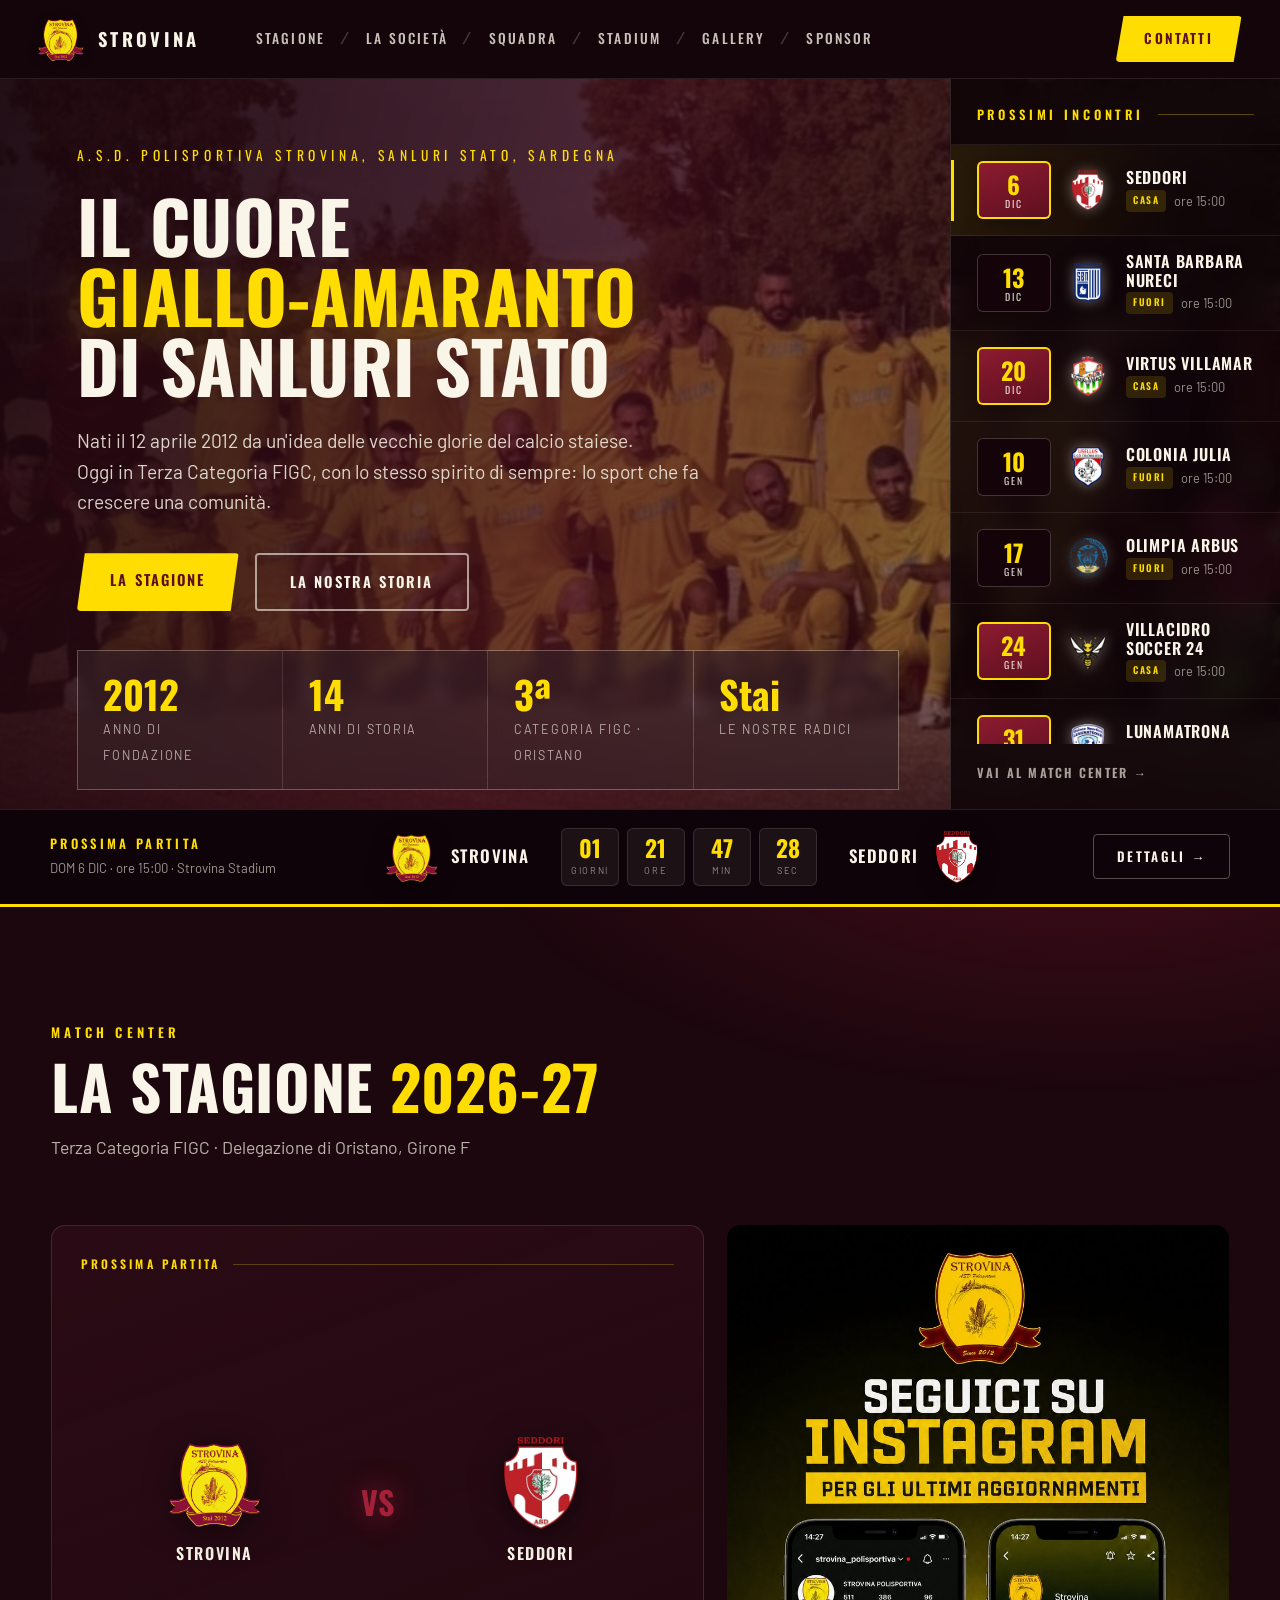
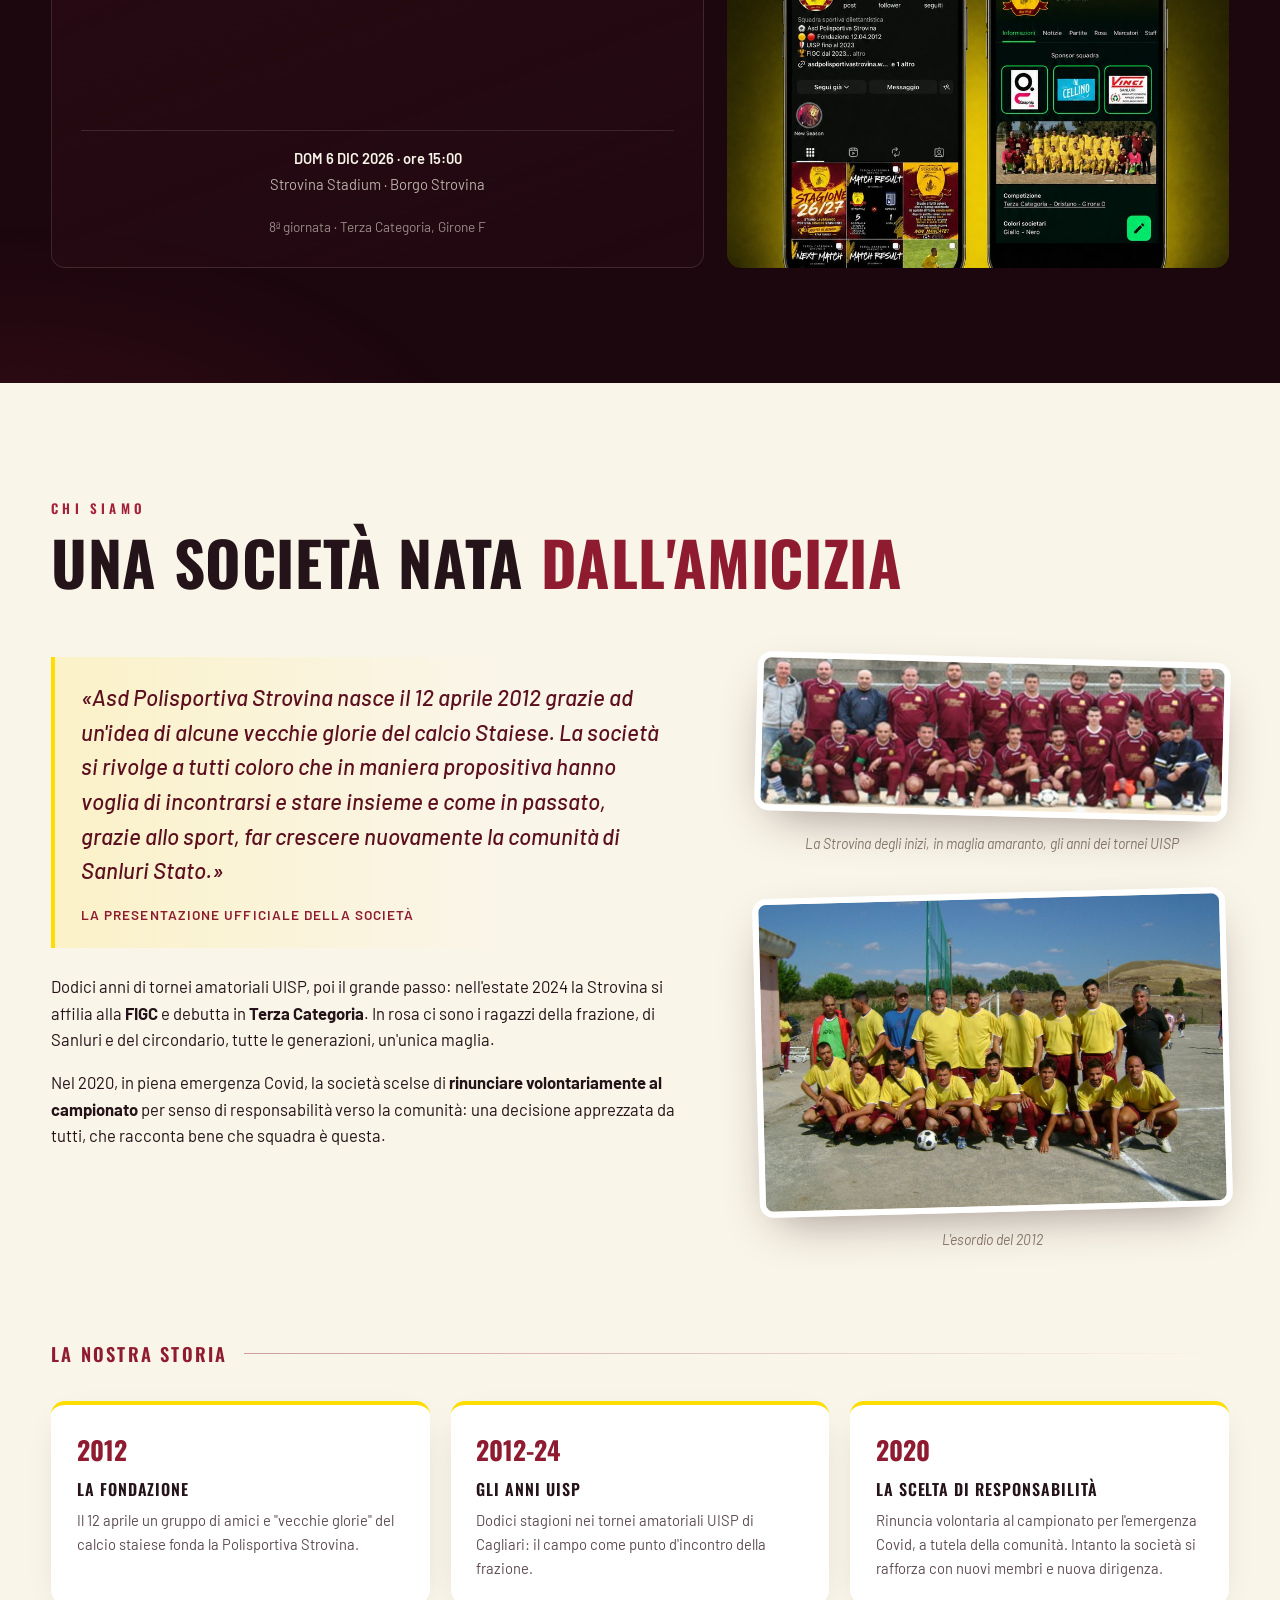
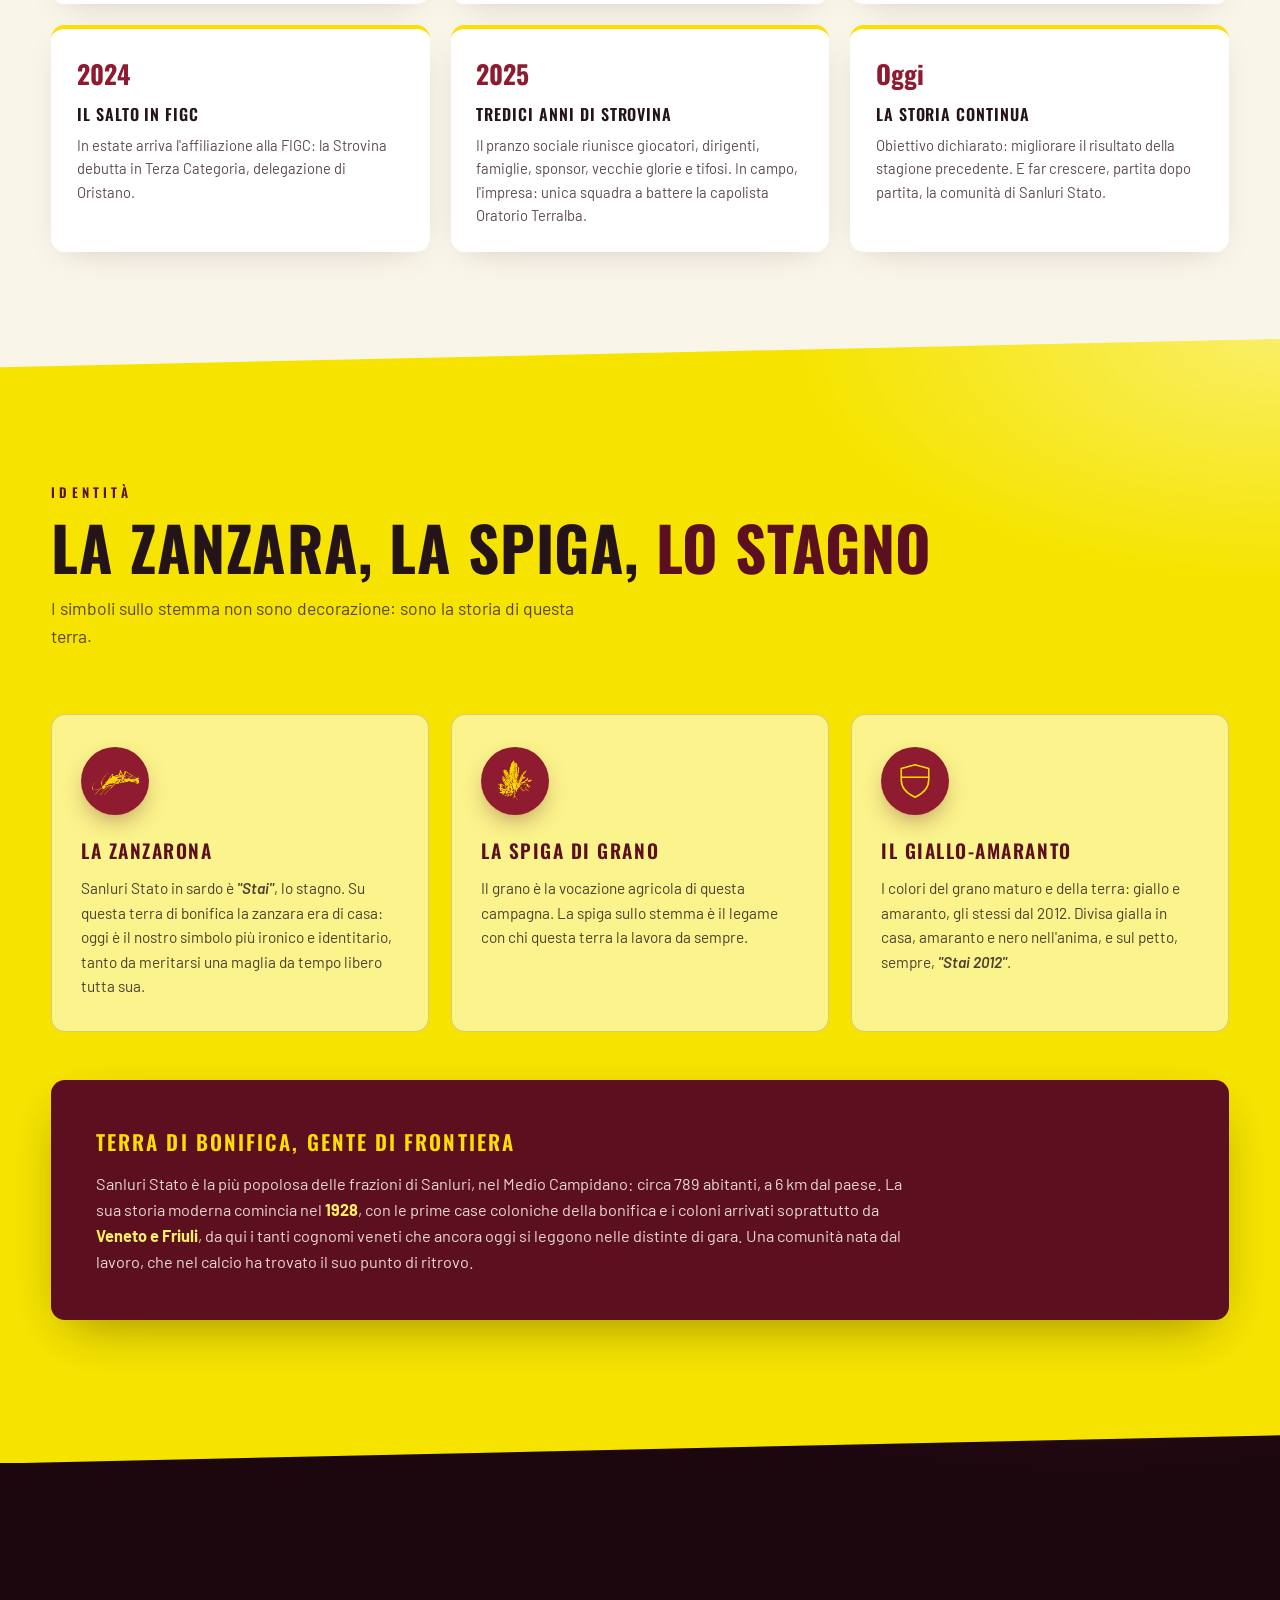
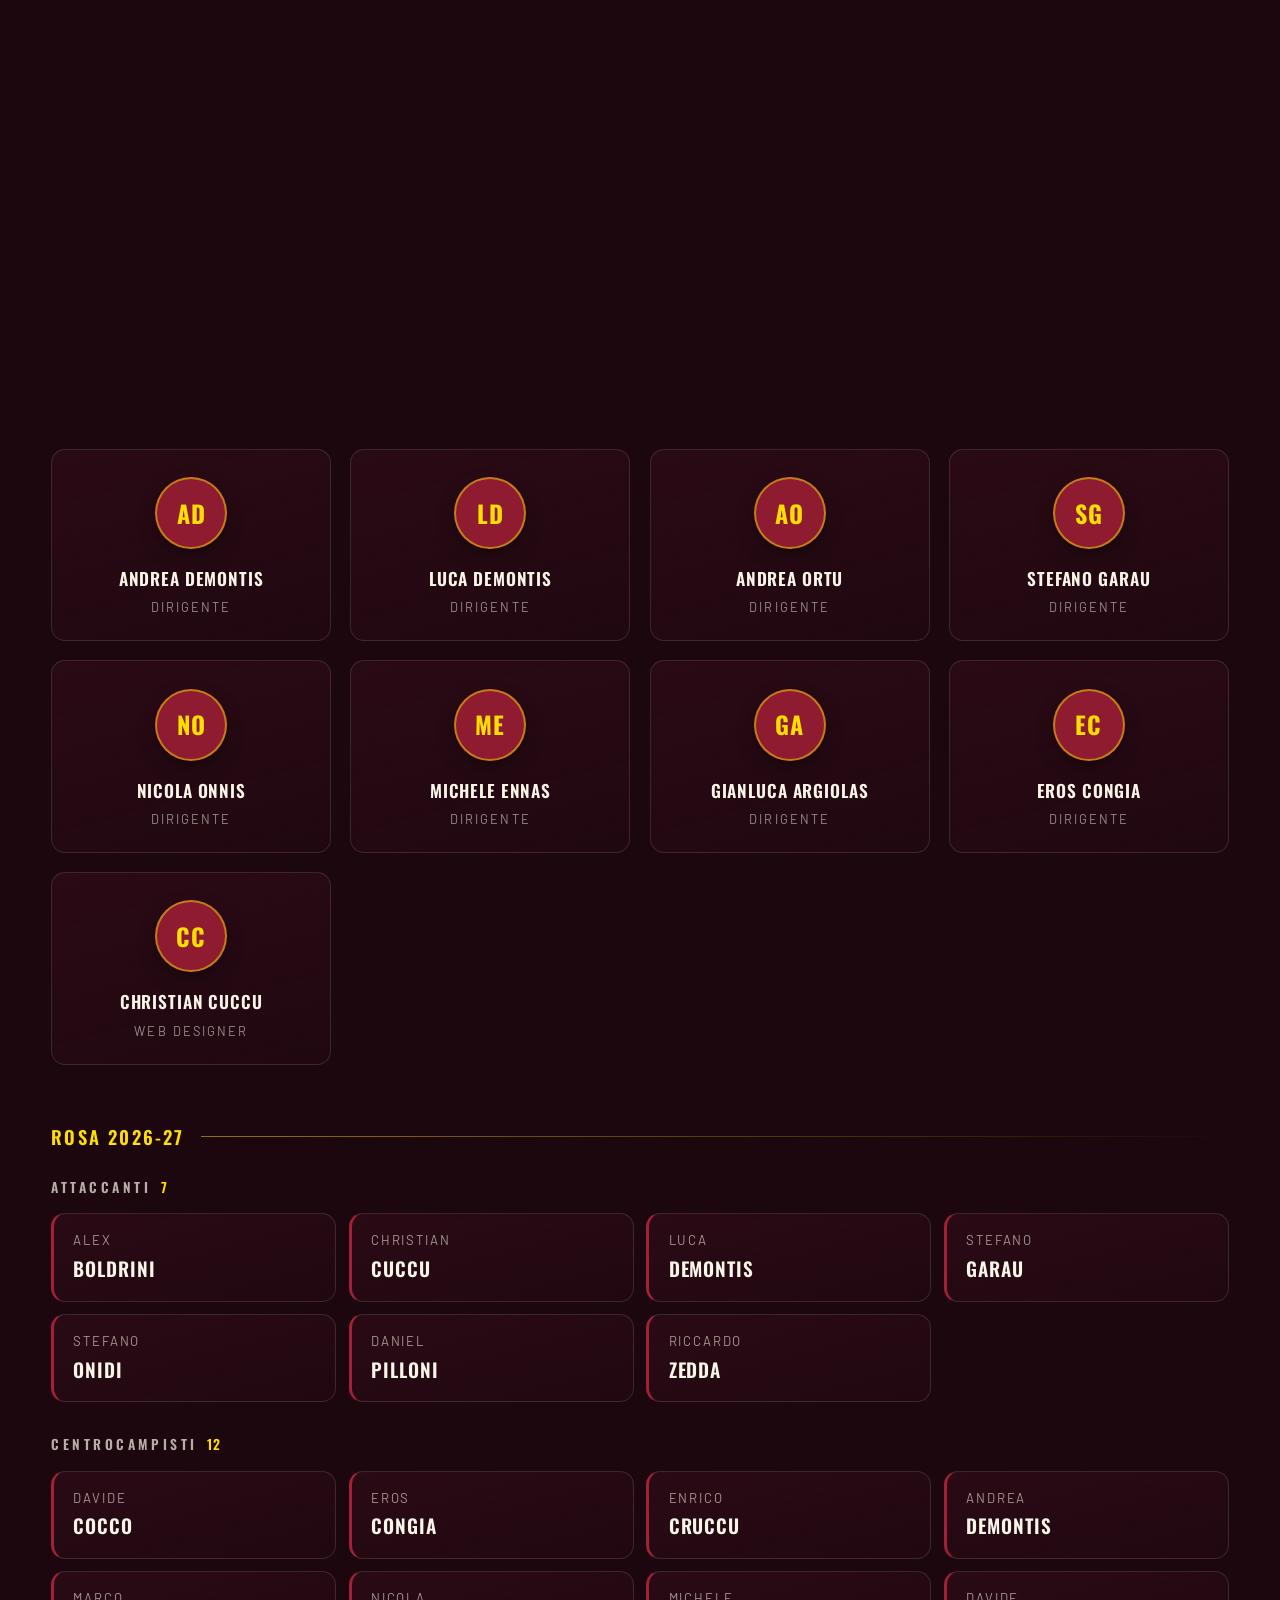
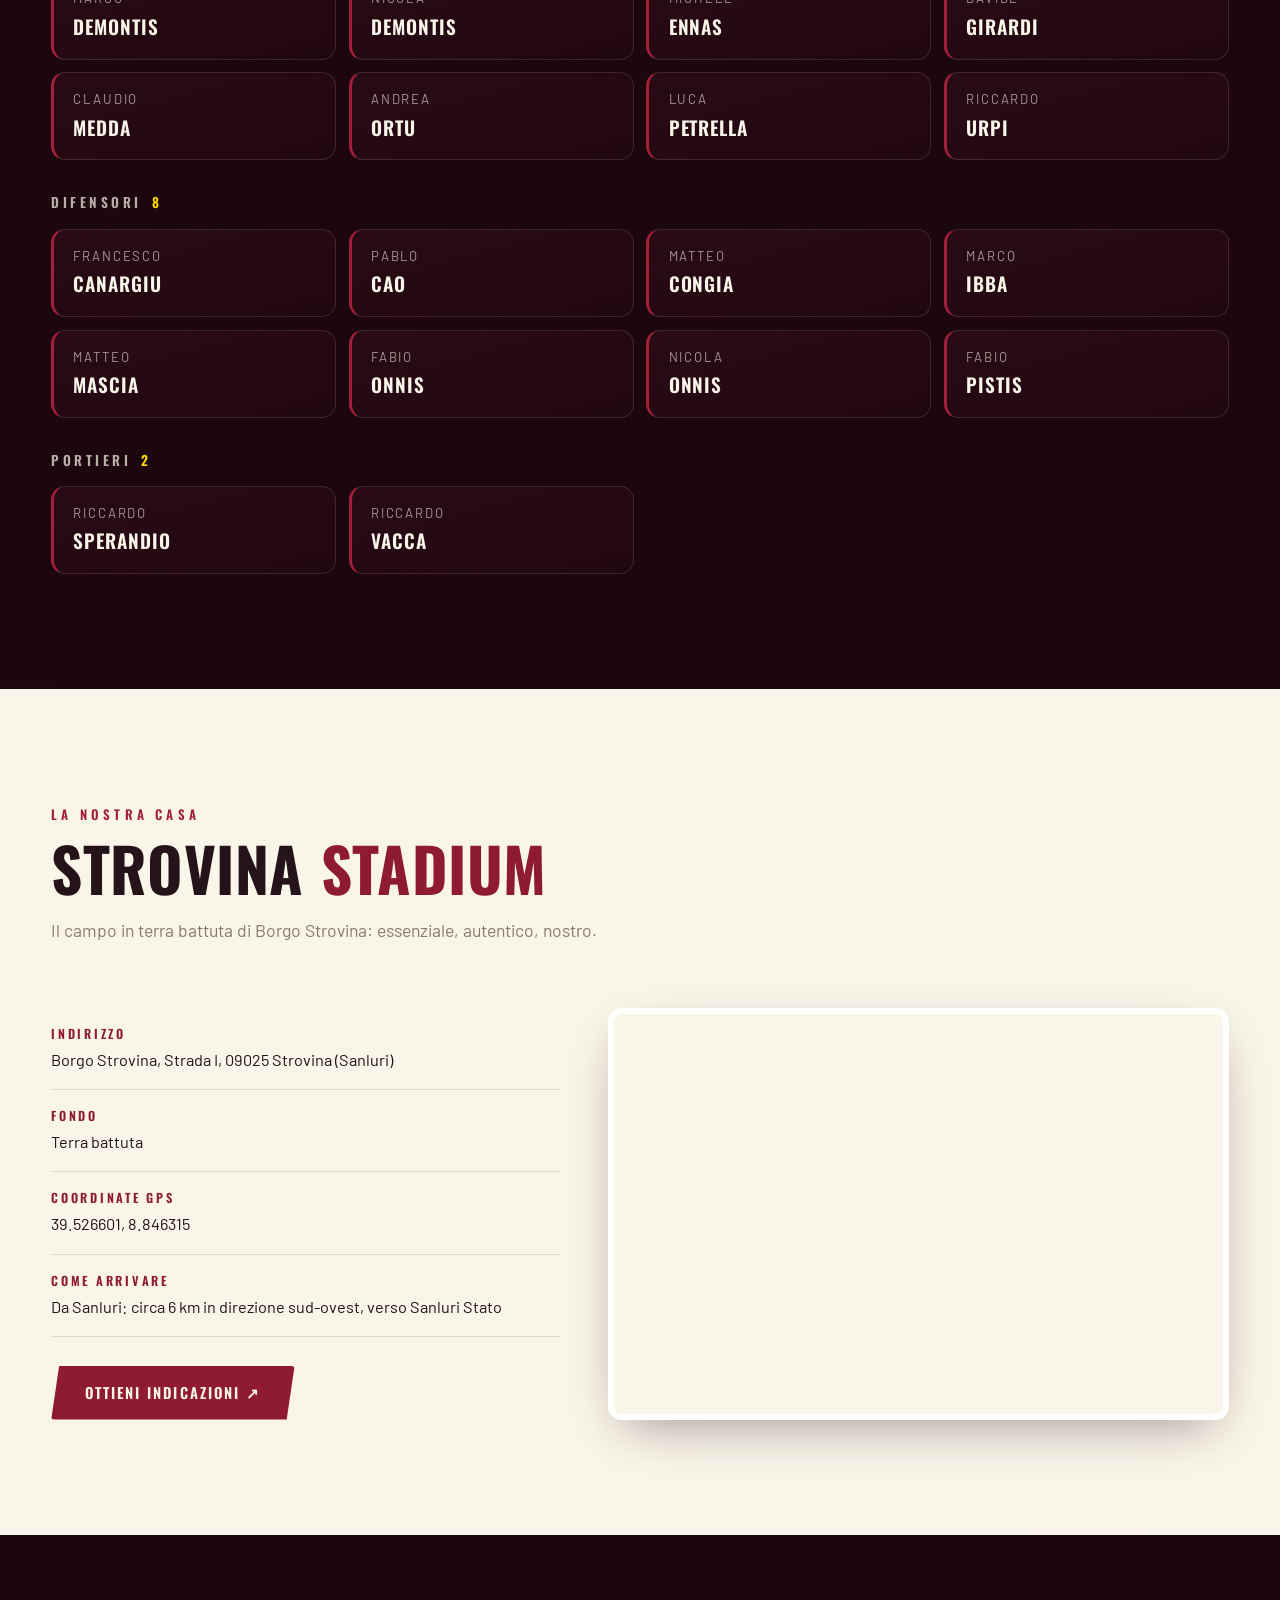
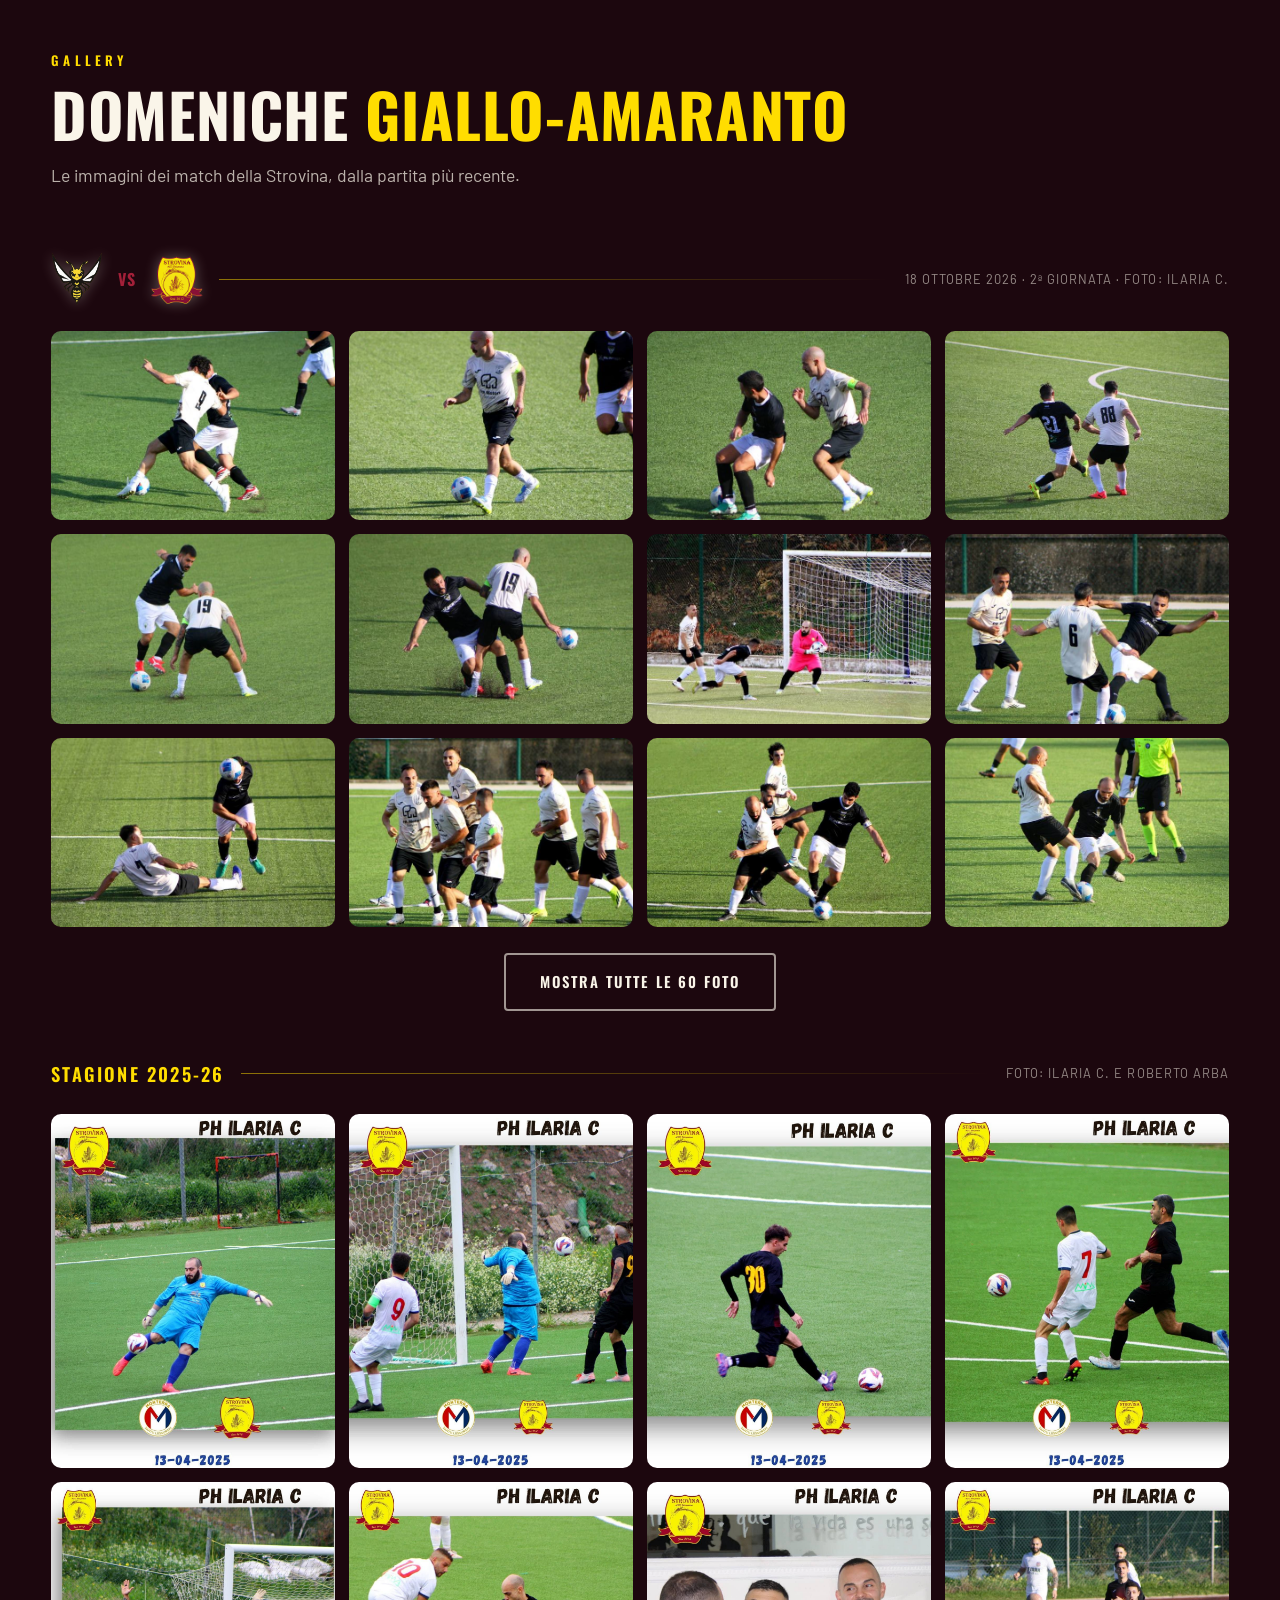
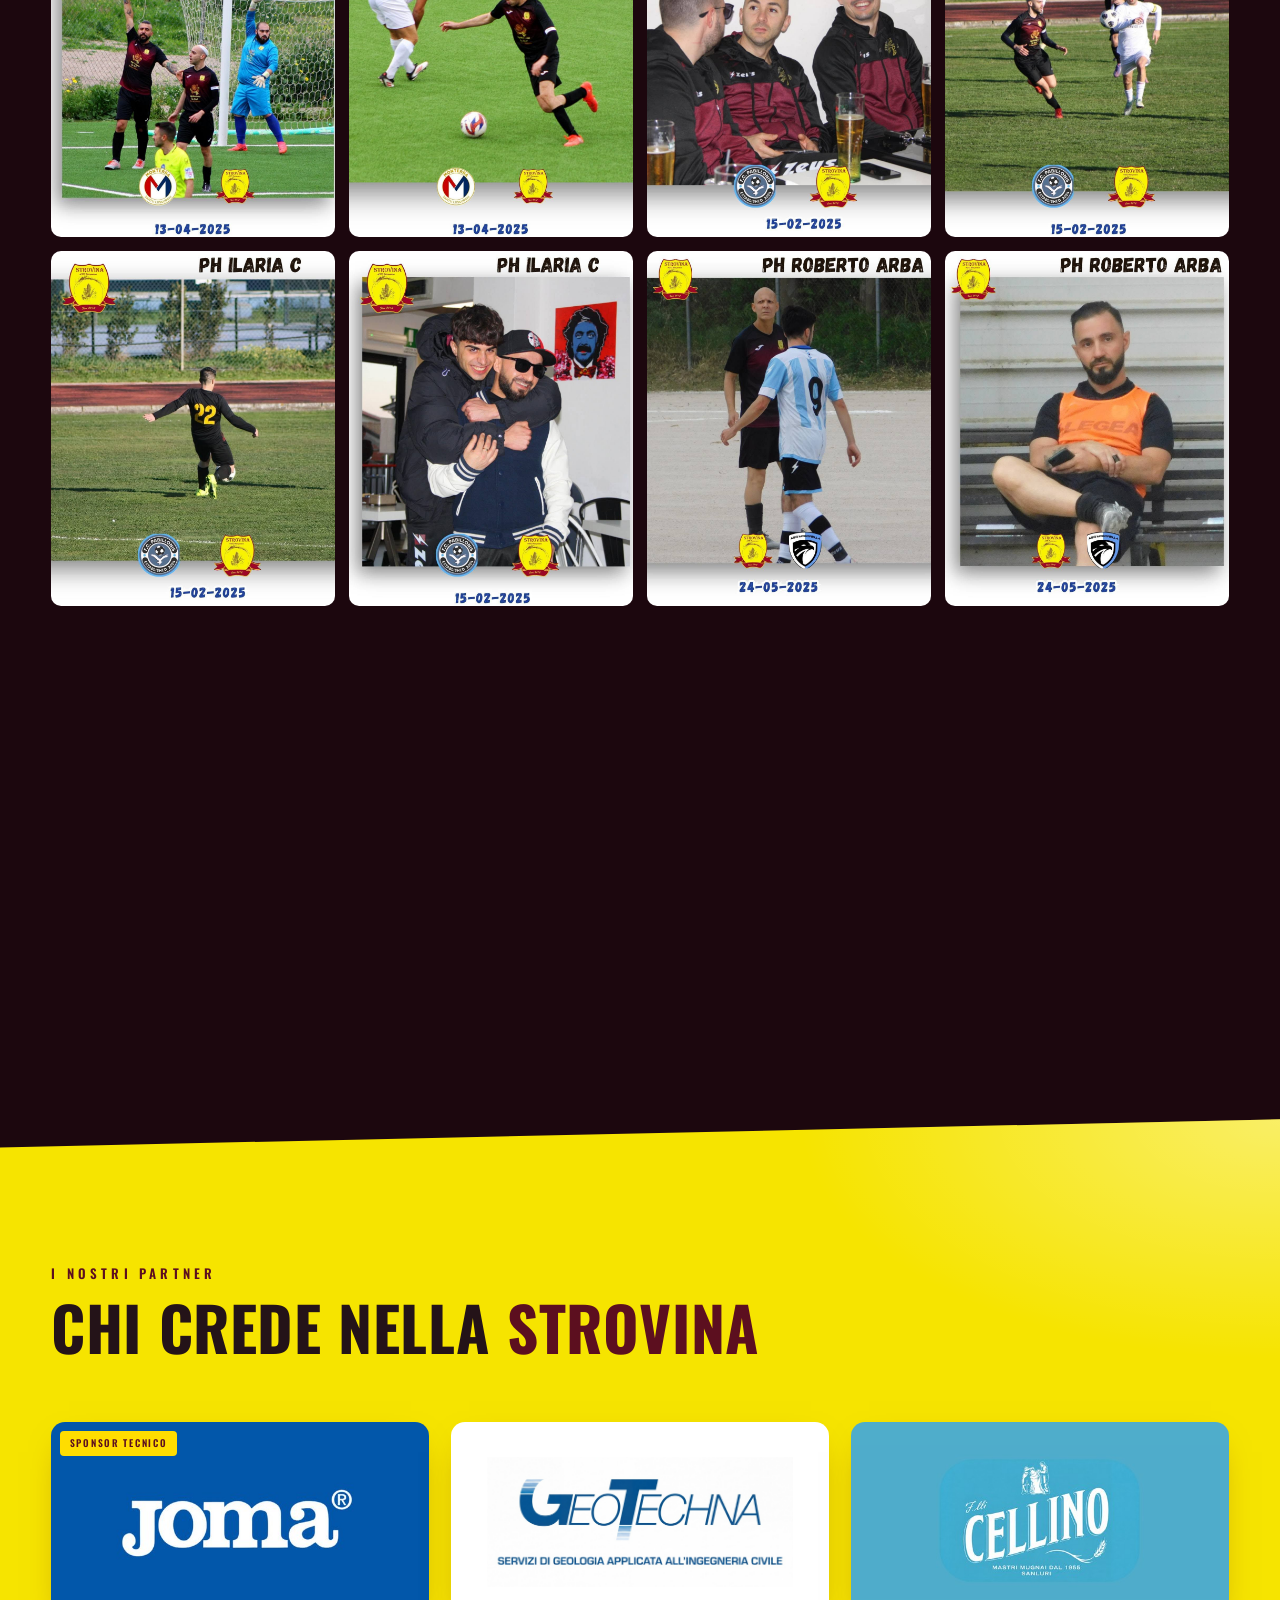
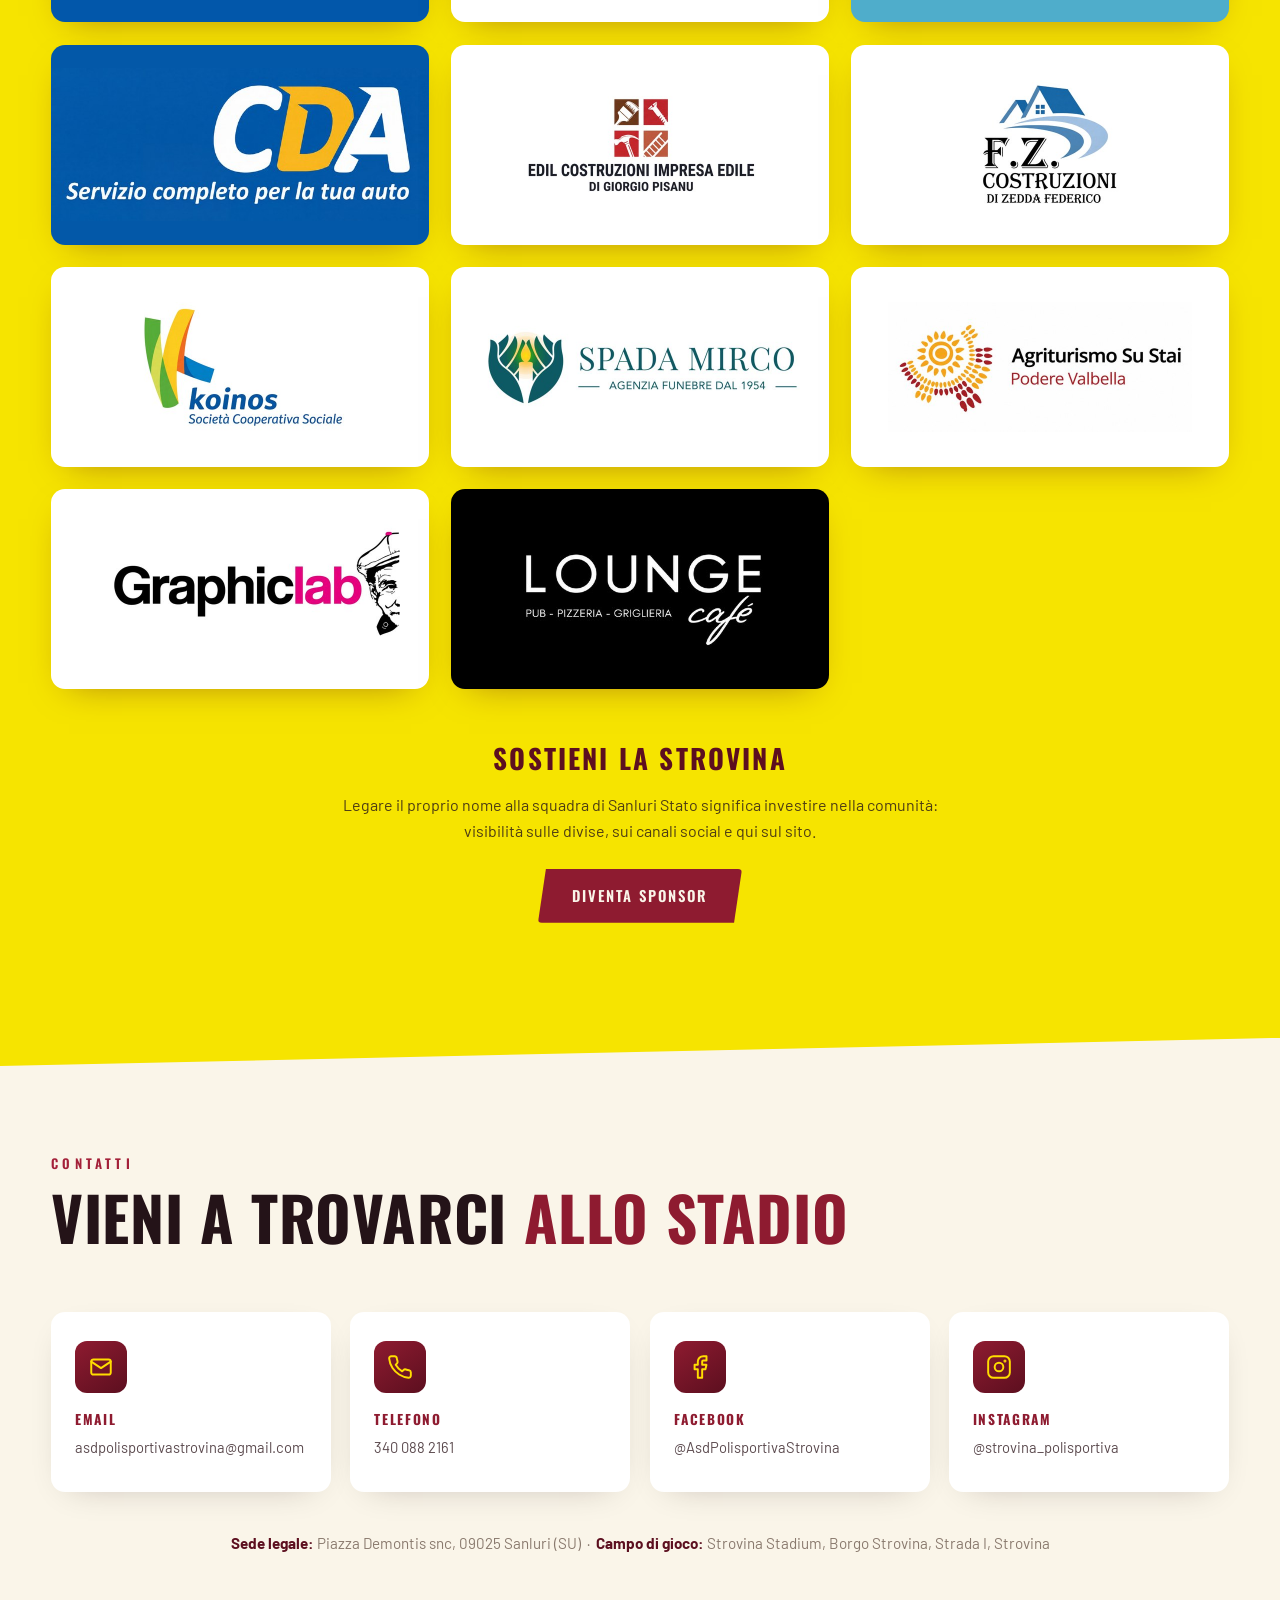
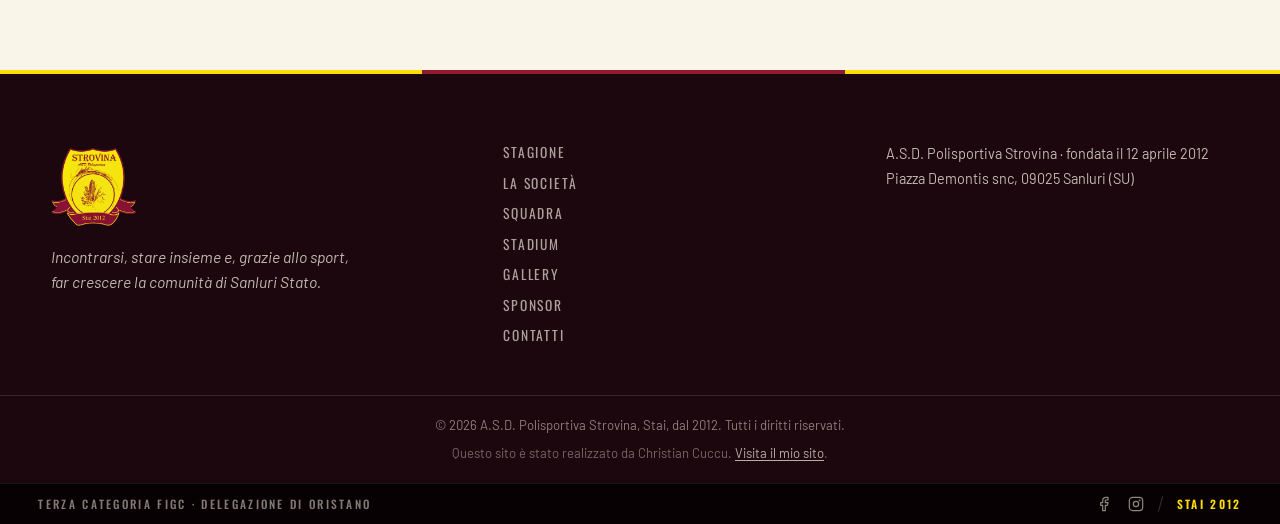
<file: index.html>
<!DOCTYPE html>
<html lang="it">
<head>
  <meta charset="UTF-8">
  <meta name="viewport" content="width=device-width, initial-scale=1.0">

  <!-- ══════════════ SEO ══════════════ -->
  <title>A.S.D. Polisportiva Strovina — Calcio a Sanluri Stato dal 2012 | Giallo-Amaranto</title>
  <meta name="description" content="Sito ufficiale della A.S.D. Polisportiva Strovina: squadra di calcio di Sanluri Stato (Sardegna), fondata nel 2012, in Terza Categoria FIGC. Partite allo Strovina Stadium, storia, squadra, gallery e contatti.">
  <meta name="author" content="A.S.D. Polisportiva Strovina">
  <meta name="robots" content="index, follow">
  <meta name="theme-color" content="#8E1B30">
  <link rel="canonical" href="https://www.asdpolisportivastrovina.com/">

  <!-- Open Graph -->
  <meta property="og:type" content="website">
  <meta property="og:site_name" content="A.S.D. Polisportiva Strovina">
  <meta property="og:title" content="A.S.D. Polisportiva Strovina — Il cuore giallo-amaranto di Sanluri Stato">
  <meta property="og:description" content="Dal 2012 il calcio è il collante della comunità di Sanluri Stato. Terza Categoria FIGC, Strovina Stadium, la zanzarona e la spiga di grano: questa è la Strovina.">
  <meta property="og:image" content="https://www.asdpolisportivastrovina.com/assets/img/squadra-2025-26.jpg">
  <meta property="og:locale" content="it_IT">

  <!-- Twitter Card -->
  <meta name="twitter:card" content="summary_large_image">
  <meta name="twitter:title" content="A.S.D. Polisportiva Strovina — Calcio a Sanluri Stato dal 2012">
  <meta name="twitter:description" content="Squadra di calcio di Sanluri Stato (Sardegna) in Terza Categoria FIGC. Fondata il 12 aprile 2012.">
  <meta name="twitter:image" content="https://www.asdpolisportivastrovina.com/assets/img/squadra-2025-26.jpg">

  <!-- Favicon -->
  <link rel="icon" type="image/png" href="assets/img/favicon.png">
  <link rel="apple-touch-icon" href="assets/img/favicon.png">

  <!-- Fonts -->
  <link rel="preconnect" href="https://fonts.googleapis.com">
  <link rel="preconnect" href="https://fonts.gstatic.com" crossorigin>
  <link href="https://fonts.googleapis.com/css2?family=Oswald:wght@400;500;600;700&family=Barlow:ital,wght@0,400;0,500;0,600;0,700;1,400&display=swap" rel="stylesheet">

  <!-- Preload hero -->
  <link rel="preload" as="image" href="assets/img/squadra-2025-26.jpg" media="(max-width: 820px)">
  <link rel="preload" as="image" href="assets/img/squadra-2025-26@2x.jpg" media="(min-width: 821px)">

  <link rel="stylesheet" href="css/style.css">

  <!-- Structured data: SportsTeam -->
  <script type="application/ld+json">
  {
    "@context": "https://schema.org",
    "@type": "SportsTeam",
    "name": "A.S.D. Polisportiva Strovina",
    "alternateName": ["Polisportiva Strovina", "Strovina", "A.S.D. Strovina"],
    "sport": "Calcio",
    "foundingDate": "2012-04-12",
    "logo": "https://www.asdpolisportivastrovina.com/assets/img/logo-web.png",
    "image": "https://www.asdpolisportivastrovina.com/assets/img/squadra-2025-26.jpg",
    "url": "https://www.asdpolisportivastrovina.com/",
    "email": "asdpolisportivastrovina@gmail.com",
    "telephone": "+393400882161",
    "address": {
      "@type": "PostalAddress",
      "streetAddress": "Piazza Demontis snc",
      "addressLocality": "Sanluri",
      "postalCode": "09025",
      "addressRegion": "Sardegna",
      "addressCountry": "IT"
    },
    "location": {
      "@type": "Place",
      "name": "Strovina Stadium",
      "address": {
        "@type": "PostalAddress",
        "streetAddress": "Borgo Strovina, Strada I",
        "addressLocality": "Strovina, Sanluri",
        "postalCode": "09025",
        "addressRegion": "Sardegna",
        "addressCountry": "IT"
      },
      "geo": {
        "@type": "GeoCoordinates",
        "latitude": 39.526601,
        "longitude": 8.846315
      }
    },
    "coach": {
      "@type": "Person",
      "name": "Emanuele Zedda"
    },
    "memberOf": {
      "@type": "SportsOrganization",
      "name": "FIGC — Terza Categoria, Delegazione di Oristano"
    },
    "sameAs": [
      "https://www.facebook.com/AsdPolisportivaStrovina",
      "https://www.instagram.com/strovina_polisportiva/",
      "https://www.tuttocampo.it"
    ]
  }
  </script>
</head>
<body>

  <!-- ══════════════ HEADER ══════════════ -->
  <header class="header" id="header">
    <div class="header__inner">
      <a href="#top" class="header__brand" aria-label="Torna all'inizio — A.S.D. Polisportiva Strovina">
        <img src="assets/img/logo-web.png" alt="Stemma A.S.D. Polisportiva Strovina" class="header__crest" width="42" height="42">
        <span class="header__name"><strong>STROVINA</strong></span>
      </a>

      <nav class="nav" id="nav" aria-label="Navigazione principale">
        <a href="#stagione" class="nav__link">Stagione</a>
        <a href="#societa" class="nav__link">La Società</a>
        <a href="#squadra" class="nav__link">Squadra</a>
        <a href="#stadium" class="nav__link">Stadium</a>
        <a href="#gallery" class="nav__link">Gallery</a>
        <a href="#sponsor" class="nav__link">Sponsor</a>
        <a href="#contatti" class="nav__link nav__link--cta">Contatti</a>
      </nav>

      <button class="burger" id="burger" aria-label="Apri il menu" aria-expanded="false" aria-controls="nav">
        <span></span><span></span><span></span>
      </button>
    </div>
  </header>

  <main id="top">

    <!-- ══════════════ HERO ══════════════ -->
    <section class="hero" id="hero">
      <div class="hero__bg" id="heroBg">
        <picture>
          <source media="(min-width: 821px)" srcset="assets/img/squadra-2025-26@2x.jpg">
          <img src="assets/img/squadra-2025-26.jpg" alt="La rosa della Polisportiva Strovina, stagione 2025-26, schierata per la foto di squadra" fetchpriority="high">
        </picture>
      </div>
      <div class="hero__overlay" aria-hidden="true"></div>

      <div class="hero__layout">
        <div class="hero__content">
          <p class="hero__kicker reveal">A.S.D. Polisportiva Strovina, Sanluri Stato, Sardegna</p>
          <h1 class="hero__title">
            <span class="hero__line reveal">Il cuore</span>
            <span class="hero__line hero__line--accent reveal">giallo-amaranto</span>
            <span class="hero__line reveal">di Sanluri Stato</span>
          </h1>
          <p class="hero__sub reveal">Nati il 12 aprile 2012 da un'idea delle vecchie glorie del calcio staiese.<br>
          Oggi in Terza Categoria FIGC, con lo stesso spirito di sempre: lo sport che fa crescere una comunità.</p>
          <div class="hero__actions reveal">
            <a href="#stagione" class="btn btn--giallo">La stagione</a>
            <a href="#societa" class="btn btn--ghost">La nostra storia</a>
          </div>

          <div class="hero__stats reveal">
            <div class="stat">
              <span class="stat__num" data-count="2012">2012</span>
              <span class="stat__label">Anno di fondazione</span>
            </div>
            <div class="stat">
              <span class="stat__num"><span data-count="14">0</span></span>
              <span class="stat__label">Anni di storia</span>
            </div>
            <div class="stat">
              <span class="stat__num">3ª</span>
              <span class="stat__label">Categoria FIGC · Oristano</span>
            </div>
            <div class="stat">
              <span class="stat__num">Stai</span>
              <span class="stat__label">Le nostre radici</span>
            </div>
          </div>
        </div>

        <!-- Rail laterale prossimi incontri (dati in js/main.js → PROSSIME_PARTITE) -->
        <aside class="hero-rail" aria-label="Prossimi incontri">
          <h2 class="hero-rail__title">Prossimi incontri</h2>
          <div class="hero-rail__list" id="nextList"></div>
          <a class="hero-rail__more" href="#stagione">Vai al match center →</a>
        </aside>
      </div>

      <!-- Barra prossima partita con countdown (dati da PROSSIME_PARTITE in js/main.js).
           Sta dentro l'hero perche' su mobile viene riordinata sopra i prossimi incontri. -->
      <div class="matchbar" role="region" aria-label="Prossima partita">
      <div class="matchbar__inner">
        <div class="matchbar__label">
          <strong>Prossima partita</strong>
          <span id="mbDate">Data da definire</span>
        </div>
        <div class="matchbar__match">
          <div class="matchbar__team" id="mbHome">
            <img src="assets/img/logo-web.png" alt="" class="matchbar__crest">
            <span class="matchbar__name">Strovina</span>
          </div>
          <div class="matchbar__count" aria-label="Conto alla rovescia">
            <div class="count-cell"><b id="cdG">--</b><i>Giorni</i></div>
            <div class="count-cell"><b id="cdH">--</b><i>Ore</i></div>
            <div class="count-cell"><b id="cdM">--</b><i>Min</i></div>
            <div class="count-cell"><b id="cdS">--</b><i>Sec</i></div>
          </div>
          <!-- separatore visibile solo su mobile, dove il countdown va a capo -->
          <span class="matchbar__vs" aria-hidden="true">VS</span>
          <div class="matchbar__team matchbar__team--away" id="mbAway">
            <span class="matchbar__crest matchbar__crest--tbd" aria-hidden="true">?</span>
            <span class="matchbar__name">Da definire</span>
          </div>
        </div>
        <a href="#stagione" class="matchbar__cta">Dettagli →</a>
        </div>
      </div>
    </section>

    <!-- ══════════════ STAGIONE / MATCH CENTER ══════════════ -->
    <section class="section section--dark" id="stagione">
      <div class="container">
        <header class="section__head reveal">
          <p class="section__kicker">Match center</p>
          <h2 class="section__title">La stagione <em>2026-27</em></h2>
          <p class="section__intro">Terza Categoria FIGC · Delegazione di Oristano, Girone F</p>
        </header>

        <div class="match-grid">
          <!-- Prossima partita: riempita da js/main.js (PROSSIME_PARTITE); questo e' il segnaposto a fine stagione -->
          <article class="match-card match-card--next reveal">
            <div class="match-card__tag">Prossima partita</div>
            <div class="match-card__teams" id="mcTeams">
              <div class="match-team">
                <img src="assets/img/logo-web.png" alt="Stemma Strovina" class="match-team__crest">
                <span class="match-team__name">Strovina</span>
              </div>
              <div class="match-card__vs">
                <span>VS</span>
              </div>
              <div class="match-team">
                <span class="match-team__crest match-team__crest--tbd" aria-hidden="true">?</span>
                <span class="match-team__name match-team__name--tbd">Da definire</span>
              </div>
            </div>
            <div class="match-card__meta">
              <span class="match-card__date" id="mcDate">Data e ora da definire</span>
              <span class="match-card__venue" id="mcVenue">Strovina Stadium · Borgo Strovina</span>
            </div>
            <p class="match-card__note" id="mcNote">⚽ Calendario in aggiornamento, segui i canali social per le prossime convocazioni.</p>
          </article>

          <a class="match-media reveal"
             href="https://www.instagram.com/strovina_polisportiva/"
             target="_blank" rel="noopener"
             aria-label="Seguici su Instagram per gli ultimi aggiornamenti">
            <img src="assets/img/seguici-instagram.jpg" alt="Seguici su Instagram per gli ultimi aggiornamenti — profilo della Polisportiva Strovina" loading="lazy">
          </a>
        </div>
      </div>
    </section>

    <!-- ══════════════ LA SOCIETÀ ══════════════ -->
    <section class="section section--cream" id="societa">
      <div class="container">
        <header class="section__head reveal">
          <p class="section__kicker">Chi siamo</p>
          <h2 class="section__title">Una società nata <em>dall'amicizia</em></h2>
        </header>

        <div class="societa-grid">
          <div class="societa-text reveal">
            <blockquote class="quote">
              «Asd Polisportiva Strovina nasce il 12 aprile 2012 grazie ad un'idea di alcune vecchie glorie del calcio Staiese. La società si rivolge a tutti coloro che in maniera propositiva hanno voglia di incontrarsi e stare insieme e come in passato, grazie allo sport, far crescere nuovamente la comunità di Sanluri Stato.»
              <cite>La presentazione ufficiale della società</cite>
            </blockquote>
            <p>Dodici anni di tornei amatoriali UISP, poi il grande passo: nell'estate 2024 la Strovina si affilia alla <strong>FIGC</strong> e debutta in <strong>Terza Categoria</strong>. In rosa ci sono i ragazzi della frazione, di Sanluri e del circondario, tutte le generazioni, un'unica maglia.</p>
            <p>Nel 2020, in piena emergenza Covid, la società scelse di <strong>rinunciare volontariamente al campionato</strong> per senso di responsabilità verso la comunità: una decisione apprezzata da tutti, che racconta bene che squadra è questa.</p>
          </div>

          <div class="societa-photos">
            <figure class="societa-photo reveal">
              <img src="assets/img/strovina-storica.jpg" alt="Formazione storica della Polisportiva Strovina in maglia amaranto, negli anni dei tornei UISP" loading="lazy">
              <figcaption>La Strovina degli inizi, in maglia amaranto, gli anni dei tornei UISP</figcaption>
            </figure>
            <figure class="societa-photo societa-photo--alt reveal">
              <img src="assets/img/esordio-2012.jpg" alt="L'esordio della Polisportiva Strovina nel 2012: la squadra in maglia giallo-amaranto schierata sul campo in terra battuta" loading="lazy">
              <figcaption>L'esordio del 2012</figcaption>
            </figure>
          </div>
        </div>

        <!-- Timeline -->
        <div class="timeline">
          <h3 class="timeline__title reveal">La nostra storia</h3>
          <ol class="timeline__list">
            <li class="timeline__item reveal">
              <span class="timeline__year">2012</span>
              <div class="timeline__body">
                <h4>La fondazione</h4>
                <p>Il 12 aprile un gruppo di amici e "vecchie glorie" del calcio staiese fonda la Polisportiva Strovina.</p>
              </div>
            </li>
            <li class="timeline__item reveal">
              <span class="timeline__year">2012-24</span>
              <div class="timeline__body">
                <h4>Gli anni UISP</h4>
                <p>Dodici stagioni nei tornei amatoriali UISP di Cagliari: il campo come punto d'incontro della frazione.</p>
              </div>
            </li>
            <li class="timeline__item reveal">
              <span class="timeline__year">2020</span>
              <div class="timeline__body">
                <h4>La scelta di responsabilità</h4>
                <p>Rinuncia volontaria al campionato per l'emergenza Covid, a tutela della comunità. Intanto la società si rafforza con nuovi membri e nuova dirigenza.</p>
              </div>
            </li>
            <li class="timeline__item reveal">
              <span class="timeline__year">2024</span>
              <div class="timeline__body">
                <h4>Il salto in FIGC</h4>
                <p>In estate arriva l'affiliazione alla FIGC: la Strovina debutta in Terza Categoria, delegazione di Oristano.</p>
              </div>
            </li>
            <li class="timeline__item reveal">
              <span class="timeline__year">2025</span>
              <div class="timeline__body">
                <h4>Tredici anni di Strovina</h4>
                <p>Il pranzo sociale riunisce giocatori, dirigenti, famiglie, sponsor, vecchie glorie e tifosi. In campo, l'impresa: unica squadra a battere la capolista Oratorio Terralba.</p>
              </div>
            </li>
            <li class="timeline__item reveal">
              <span class="timeline__year">Oggi</span>
              <div class="timeline__body">
                <h4>La storia continua</h4>
                <p>Obiettivo dichiarato: migliorare il risultato della stagione precedente. E far crescere, partita dopo partita, la comunità di Sanluri Stato.</p>
              </div>
            </li>
          </ol>
        </div>
      </div>
    </section>

    <!-- ══════════════ SIMBOLI / TERRITORIO ══════════════ -->
    <section class="section section--giallo" id="simboli">
      <div class="container">
        <header class="section__head reveal">
          <p class="section__kicker">Identità</p>
          <h2 class="section__title">La zanzara, la spiga, <em>lo stagno</em></h2>
          <p class="section__intro">I simboli sullo stemma non sono decorazione: sono la storia di questa terra.</p>
        </header>

        <div class="simboli-grid">
          <article class="simbolo-card reveal">
            <div class="simbolo-card__icon simbolo-card__icon--art simbolo-card__icon--zanzara" aria-hidden="true"></div>
            <h3>La Zanzarona</h3>
            <p>Sanluri Stato in sardo è <em>"Stai"</em>, lo stagno. Su questa terra di bonifica la zanzara era di casa: oggi è il nostro simbolo più ironico e identitario, tanto da meritarsi una maglia da tempo libero tutta sua.</p>
          </article>

          <article class="simbolo-card reveal">
            <div class="simbolo-card__icon simbolo-card__icon--art simbolo-card__icon--spiga" aria-hidden="true"></div>
            <h3>La Spiga di Grano</h3>
            <p>Il grano è la vocazione agricola di questa campagna. La spiga sullo stemma è il legame con chi questa terra la lavora da sempre.</p>
          </article>

          <article class="simbolo-card reveal">
            <div class="simbolo-card__icon" aria-hidden="true">
              <svg viewBox="0 0 64 64" fill="none" stroke="currentColor" stroke-width="2.5" stroke-linecap="round" stroke-linejoin="round">
                <path d="M32 6 L54 12 V30 Q54 48 32 58 Q10 48 10 30 V12 Z"/>
                <path d="M10 26 H54" />
              </svg>
            </div>
            <h3>Il Giallo-Amaranto</h3>
            <p>I colori del grano maturo e della terra: giallo e amaranto, gli stessi dal 2012. Divisa gialla in casa, amaranto e nero nell'anima, e sul petto, sempre, <em>"Stai 2012"</em>.</p>
          </article>
        </div>

        <div class="territorio reveal">
          <h3>Terra di bonifica, gente di frontiera</h3>
          <p>Sanluri Stato è la più popolosa delle frazioni di Sanluri, nel Medio Campidano: circa 789 abitanti, a 6 km dal paese. La sua storia moderna comincia nel <strong>1928</strong>, con le prime case coloniche della bonifica e i coloni arrivati soprattutto da <strong>Veneto e Friuli</strong>, da qui i tanti cognomi veneti che ancora oggi si leggono nelle distinte di gara. Una comunità nata dal lavoro, che nel calcio ha trovato il suo punto di ritrovo.</p>
        </div>
      </div>
    </section>

    <!-- ══════════════ SQUADRA ══════════════ -->
    <section class="section section--dark" id="squadra">
      <div class="container">
        <header class="section__head reveal">
          <p class="section__kicker">La squadra</p>
          <h2 class="section__title">Uomini di <em>Strovina</em></h2>
          <p class="section__intro">Ragazzi della frazione, di Sanluri e del circondario. Tutte le generazioni, un'unica maglia.</p>
        </header>

        <h3 class="subsection-title reveal">Dirigenza e staff</h3>
        <div class="staff-grid">
          <article class="staff-card reveal">
            <span class="staff-card__monogram" aria-hidden="true">MD</span>
            <h4 class="staff-card__name">Marco Demontis</h4>
            <p class="staff-card__role staff-card__role--top">Presidente</p>
          </article>
          <article class="staff-card reveal">
            <span class="staff-card__monogram" aria-hidden="true">ND</span>
            <h4 class="staff-card__name">Nicola Demontis</h4>
            <p class="staff-card__role staff-card__role--top">Vice Presidente</p>
          </article>
          <article class="staff-card reveal">
            <span class="staff-card__monogram" aria-hidden="true">EZ</span>
            <h4 class="staff-card__name">Emanuele Zedda</h4>
            <p class="staff-card__role staff-card__role--top">Allenatore</p>
          </article>
          <article class="staff-card reveal">
            <span class="staff-card__monogram" aria-hidden="true">PC</span>
            <h4 class="staff-card__name">Pablo Cao</h4>
            <p class="staff-card__role">Dirigente</p>
          </article>
          <article class="staff-card reveal">
            <span class="staff-card__monogram" aria-hidden="true">AD</span>
            <h4 class="staff-card__name">Andrea Demontis</h4>
            <p class="staff-card__role">Dirigente</p>
          </article>
          <article class="staff-card reveal">
            <span class="staff-card__monogram" aria-hidden="true">LD</span>
            <h4 class="staff-card__name">Luca Demontis</h4>
            <p class="staff-card__role">Dirigente</p>
          </article>
          <article class="staff-card reveal">
            <span class="staff-card__monogram" aria-hidden="true">AO</span>
            <h4 class="staff-card__name">Andrea Ortu</h4>
            <p class="staff-card__role">Dirigente</p>
          </article>
          <article class="staff-card reveal">
            <span class="staff-card__monogram" aria-hidden="true">SG</span>
            <h4 class="staff-card__name">Stefano Garau</h4>
            <p class="staff-card__role">Dirigente</p>
          </article>
          <article class="staff-card reveal">
            <span class="staff-card__monogram" aria-hidden="true">NO</span>
            <h4 class="staff-card__name">Nicola Onnis</h4>
            <p class="staff-card__role">Dirigente</p>
          </article>
          <article class="staff-card reveal">
            <span class="staff-card__monogram" aria-hidden="true">ME</span>
            <h4 class="staff-card__name">Michele Ennas</h4>
            <p class="staff-card__role">Dirigente</p>
          </article>
          <article class="staff-card reveal">
            <span class="staff-card__monogram" aria-hidden="true">GA</span>
            <h4 class="staff-card__name">Gianluca Argiolas</h4>
            <p class="staff-card__role">Dirigente</p>
          </article>
          <article class="staff-card reveal">
            <span class="staff-card__monogram" aria-hidden="true">EC</span>
            <h4 class="staff-card__name">Eros Congia</h4>
            <p class="staff-card__role">Dirigente</p>
          </article>
          <article class="staff-card reveal">
            <span class="staff-card__monogram" aria-hidden="true">CC</span>
            <h4 class="staff-card__name">Christian Cuccu</h4>
            <p class="staff-card__role">Web Designer</p>
          </article>
        </div>

        <h3 class="subsection-title reveal">Rosa 2026-27</h3>
        <!-- Rosa 2026-27 (fonte: Tuttocampo, ottobre 2026). Ordine per reparto, dall'attacco alla porta;
             dentro ogni reparto in ordine di cognome. Solo il nome, come richiesto. -->
        <div class="rosa">
          <div class="rosa-group reveal">
            <h4 class="rosa-group__title">Attaccanti <span>7</span></h4>
            <ul class="rosa-grid">
              <li class="rosa-card"><span class="rosa-card__nome">Alex</span> <strong class="rosa-card__cognome">Boldrini</strong></li>
              <li class="rosa-card"><span class="rosa-card__nome">Christian</span> <strong class="rosa-card__cognome">Cuccu</strong></li>
              <li class="rosa-card"><span class="rosa-card__nome">Luca</span> <strong class="rosa-card__cognome">Demontis</strong></li>
              <li class="rosa-card"><span class="rosa-card__nome">Stefano</span> <strong class="rosa-card__cognome">Garau</strong></li>
              <li class="rosa-card"><span class="rosa-card__nome">Stefano</span> <strong class="rosa-card__cognome">Onidi</strong></li>
              <li class="rosa-card"><span class="rosa-card__nome">Daniel</span> <strong class="rosa-card__cognome">Pilloni</strong></li>
              <li class="rosa-card"><span class="rosa-card__nome">Riccardo</span> <strong class="rosa-card__cognome">Zedda</strong></li>
            </ul>
          </div>
          <div class="rosa-group reveal">
            <h4 class="rosa-group__title">Centrocampisti <span>12</span></h4>
            <ul class="rosa-grid">
              <li class="rosa-card"><span class="rosa-card__nome">Davide</span> <strong class="rosa-card__cognome">Cocco</strong></li>
              <li class="rosa-card"><span class="rosa-card__nome">Eros</span> <strong class="rosa-card__cognome">Congia</strong></li>
              <li class="rosa-card"><span class="rosa-card__nome">Enrico</span> <strong class="rosa-card__cognome">Cruccu</strong></li>
              <li class="rosa-card"><span class="rosa-card__nome">Andrea</span> <strong class="rosa-card__cognome">Demontis</strong></li>
              <li class="rosa-card"><span class="rosa-card__nome">Marco</span> <strong class="rosa-card__cognome">Demontis</strong></li>
              <li class="rosa-card"><span class="rosa-card__nome">Nicola</span> <strong class="rosa-card__cognome">Demontis</strong></li>
              <li class="rosa-card"><span class="rosa-card__nome">Michele</span> <strong class="rosa-card__cognome">Ennas</strong></li>
              <li class="rosa-card"><span class="rosa-card__nome">Davide</span> <strong class="rosa-card__cognome">Girardi</strong></li>
              <li class="rosa-card"><span class="rosa-card__nome">Claudio</span> <strong class="rosa-card__cognome">Medda</strong></li>
              <li class="rosa-card"><span class="rosa-card__nome">Andrea</span> <strong class="rosa-card__cognome">Ortu</strong></li>
              <li class="rosa-card"><span class="rosa-card__nome">Luca</span> <strong class="rosa-card__cognome">Petrella</strong></li>
              <li class="rosa-card"><span class="rosa-card__nome">Riccardo</span> <strong class="rosa-card__cognome">Urpi</strong></li>
            </ul>
          </div>
          <div class="rosa-group reveal">
            <h4 class="rosa-group__title">Difensori <span>8</span></h4>
            <ul class="rosa-grid">
              <li class="rosa-card"><span class="rosa-card__nome">Francesco</span> <strong class="rosa-card__cognome">Canargiu</strong></li>
              <li class="rosa-card"><span class="rosa-card__nome">Pablo</span> <strong class="rosa-card__cognome">Cao</strong></li>
              <li class="rosa-card"><span class="rosa-card__nome">Matteo</span> <strong class="rosa-card__cognome">Congia</strong></li>
              <li class="rosa-card"><span class="rosa-card__nome">Marco</span> <strong class="rosa-card__cognome">Ibba</strong></li>
              <li class="rosa-card"><span class="rosa-card__nome">Matteo</span> <strong class="rosa-card__cognome">Mascia</strong></li>
              <li class="rosa-card"><span class="rosa-card__nome">Fabio</span> <strong class="rosa-card__cognome">Onnis</strong></li>
              <li class="rosa-card"><span class="rosa-card__nome">Nicola</span> <strong class="rosa-card__cognome">Onnis</strong></li>
              <li class="rosa-card"><span class="rosa-card__nome">Fabio</span> <strong class="rosa-card__cognome">Pistis</strong></li>
            </ul>
          </div>
          <div class="rosa-group reveal">
            <h4 class="rosa-group__title">Portieri <span>2</span></h4>
            <ul class="rosa-grid">
              <li class="rosa-card"><span class="rosa-card__nome">Riccardo</span> <strong class="rosa-card__cognome">Sperandio</strong></li>
              <li class="rosa-card"><span class="rosa-card__nome">Riccardo</span> <strong class="rosa-card__cognome">Vacca</strong></li>
            </ul>
          </div>
        </div>
      </div>
    </section>

    <!-- ══════════════ STROVINA STADIUM ══════════════ -->
    <section class="section section--cream" id="stadium">
      <div class="container">
        <header class="section__head reveal">
          <p class="section__kicker">La nostra casa</p>
          <h2 class="section__title">Strovina <em>Stadium</em></h2>
          <p class="section__intro">Il campo in terra battuta di Borgo Strovina: essenziale, autentico, nostro.</p>
        </header>

        <div class="stadium-grid">
          <div class="stadium-info reveal">
            <ul class="stadium-facts">
              <li>
                <strong>Indirizzo</strong>
                <span>Borgo Strovina, Strada I, 09025 Strovina (Sanluri)</span>
              </li>
              <li>
                <strong>Fondo</strong>
                <span>Terra battuta</span>
              </li>
              <li>
                <strong>Coordinate GPS</strong>
                <span>39.526601, 8.846315</span>
              </li>
              <li>
                <strong>Come arrivare</strong>
                <span>Da Sanluri: circa 6 km in direzione sud-ovest, verso Sanluri Stato</span>
              </li>
            </ul>
            <a class="btn btn--amaranto" href="https://www.google.com/maps/dir/?api=1&destination=39.526601,8.846315" target="_blank" rel="noopener">Ottieni indicazioni ↗</a>
          </div>

          <div class="stadium-map reveal">
            <iframe
              title="Mappa dello Strovina Stadium — Borgo Strovina, Sanluri"
              src="https://maps.google.com/maps?q=39.526601,8.846315&z=16&output=embed"
              loading="lazy"
              allowfullscreen
              referrerpolicy="no-referrer-when-downgrade"></iframe>
          </div>
        </div>
      </div>
    </section>

    <!-- ══════════════ GALLERY ══════════════ -->
    <section class="section section--dark" id="gallery">
      <div class="container">
        <header class="section__head reveal">
          <p class="section__kicker">Gallery</p>
          <h2 class="section__title">Domeniche <em>giallo-amaranto</em></h2>
          <p class="section__intro">Le immagini dei match della Strovina, dalla partita più recente.</p>
        </header>

        <!-- Gallery a blocchi, una partita per blocco, la piu' recente in alto.
             Le foto orizzontali (assets/img/gallery/<data>/) hanno la miniatura in mini/;
             le prime 12 sono visibili, le altre si aprono con "Mostra tutte". -->
        <div id="galleryGrid">
          <div class="gallery-block">
            <h3 class="subsection-title gallery-block__title reveal">
              <span class="gallery-match">
                <img src="assets/img/squadre/villacidro-soccer-24.png" alt="" class="gallery-match__crest" width="200" height="200">
                <b aria-hidden="true">VS</b>
                <img src="assets/img/logo-web.png" alt="" class="gallery-match__crest" width="200" height="200">
                <span class="sr-only">Villacidro Soccer 24 vs Strovina</span>
              </span>
              <span class="gallery-block__meta">18 ottobre 2026 · 2ª giornata · Foto: Ilaria C.</span>
            </h3>
            <div class="gallery-grid gallery-grid--wide" id="galleryNuove">
              <button class="gallery-item reveal" data-full="assets/img/gallery/2026-10-18/27.jpg"><img src="assets/img/gallery/2026-10-18/mini/27.jpg" alt="Villacidro Soccer 24 vs Strovina, 18 ottobre 2026: foto 1 di 60" loading="lazy" width="640" height="427"></button>
              <button class="gallery-item reveal" data-full="assets/img/gallery/2026-10-18/01.jpg"><img src="assets/img/gallery/2026-10-18/mini/01.jpg" alt="Villacidro Soccer 24 vs Strovina, 18 ottobre 2026: foto 2 di 60" loading="lazy" width="640" height="427"></button>
              <button class="gallery-item reveal" data-full="assets/img/gallery/2026-10-18/02.jpg"><img src="assets/img/gallery/2026-10-18/mini/02.jpg" alt="Villacidro Soccer 24 vs Strovina, 18 ottobre 2026: foto 3 di 60" loading="lazy" width="640" height="427"></button>
              <button class="gallery-item reveal" data-full="assets/img/gallery/2026-10-18/03.jpg"><img src="assets/img/gallery/2026-10-18/mini/03.jpg" alt="Villacidro Soccer 24 vs Strovina, 18 ottobre 2026: foto 4 di 60" loading="lazy" width="640" height="427"></button>
              <button class="gallery-item reveal" data-full="assets/img/gallery/2026-10-18/04.jpg"><img src="assets/img/gallery/2026-10-18/mini/04.jpg" alt="Villacidro Soccer 24 vs Strovina, 18 ottobre 2026: foto 5 di 60" loading="lazy" width="640" height="427"></button>
              <button class="gallery-item reveal" data-full="assets/img/gallery/2026-10-18/05.jpg"><img src="assets/img/gallery/2026-10-18/mini/05.jpg" alt="Villacidro Soccer 24 vs Strovina, 18 ottobre 2026: foto 6 di 60" loading="lazy" width="640" height="427"></button>
              <button class="gallery-item reveal" data-full="assets/img/gallery/2026-10-18/06.jpg"><img src="assets/img/gallery/2026-10-18/mini/06.jpg" alt="Villacidro Soccer 24 vs Strovina, 18 ottobre 2026: foto 7 di 60" loading="lazy" width="640" height="427"></button>
              <button class="gallery-item reveal" data-full="assets/img/gallery/2026-10-18/07.jpg"><img src="assets/img/gallery/2026-10-18/mini/07.jpg" alt="Villacidro Soccer 24 vs Strovina, 18 ottobre 2026: foto 8 di 60" loading="lazy" width="640" height="427"></button>
              <button class="gallery-item reveal" data-full="assets/img/gallery/2026-10-18/08.jpg"><img src="assets/img/gallery/2026-10-18/mini/08.jpg" alt="Villacidro Soccer 24 vs Strovina, 18 ottobre 2026: foto 9 di 60" loading="lazy" width="640" height="427"></button>
              <button class="gallery-item reveal" data-full="assets/img/gallery/2026-10-18/09.jpg"><img src="assets/img/gallery/2026-10-18/mini/09.jpg" alt="Villacidro Soccer 24 vs Strovina, 18 ottobre 2026: foto 10 di 60" loading="lazy" width="640" height="427"></button>
              <button class="gallery-item reveal" data-full="assets/img/gallery/2026-10-18/10.jpg"><img src="assets/img/gallery/2026-10-18/mini/10.jpg" alt="Villacidro Soccer 24 vs Strovina, 18 ottobre 2026: foto 11 di 60" loading="lazy" width="640" height="427"></button>
              <button class="gallery-item reveal" data-full="assets/img/gallery/2026-10-18/11.jpg"><img src="assets/img/gallery/2026-10-18/mini/11.jpg" alt="Villacidro Soccer 24 vs Strovina, 18 ottobre 2026: foto 12 di 60" loading="lazy" width="640" height="427"></button>
              <button class="gallery-item gallery-item--extra" data-full="assets/img/gallery/2026-10-18/12.jpg"><img src="assets/img/gallery/2026-10-18/mini/12.jpg" alt="Villacidro Soccer 24 vs Strovina, 18 ottobre 2026: foto 13 di 60" loading="lazy" width="640" height="427"></button>
              <button class="gallery-item gallery-item--extra" data-full="assets/img/gallery/2026-10-18/13.jpg"><img src="assets/img/gallery/2026-10-18/mini/13.jpg" alt="Villacidro Soccer 24 vs Strovina, 18 ottobre 2026: foto 14 di 60" loading="lazy" width="640" height="427"></button>
              <button class="gallery-item gallery-item--extra" data-full="assets/img/gallery/2026-10-18/14.jpg"><img src="assets/img/gallery/2026-10-18/mini/14.jpg" alt="Villacidro Soccer 24 vs Strovina, 18 ottobre 2026: foto 15 di 60" loading="lazy" width="640" height="427"></button>
              <button class="gallery-item gallery-item--extra" data-full="assets/img/gallery/2026-10-18/15.jpg"><img src="assets/img/gallery/2026-10-18/mini/15.jpg" alt="Villacidro Soccer 24 vs Strovina, 18 ottobre 2026: foto 16 di 60" loading="lazy" width="640" height="427"></button>
              <button class="gallery-item gallery-item--extra" data-full="assets/img/gallery/2026-10-18/16.jpg"><img src="assets/img/gallery/2026-10-18/mini/16.jpg" alt="Villacidro Soccer 24 vs Strovina, 18 ottobre 2026: foto 17 di 60" loading="lazy" width="640" height="427"></button>
              <button class="gallery-item gallery-item--extra" data-full="assets/img/gallery/2026-10-18/17.jpg"><img src="assets/img/gallery/2026-10-18/mini/17.jpg" alt="Villacidro Soccer 24 vs Strovina, 18 ottobre 2026: foto 18 di 60" loading="lazy" width="640" height="427"></button>
              <button class="gallery-item gallery-item--extra" data-full="assets/img/gallery/2026-10-18/18.jpg"><img src="assets/img/gallery/2026-10-18/mini/18.jpg" alt="Villacidro Soccer 24 vs Strovina, 18 ottobre 2026: foto 19 di 60" loading="lazy" width="640" height="427"></button>
              <button class="gallery-item gallery-item--extra" data-full="assets/img/gallery/2026-10-18/19.jpg"><img src="assets/img/gallery/2026-10-18/mini/19.jpg" alt="Villacidro Soccer 24 vs Strovina, 18 ottobre 2026: foto 20 di 60" loading="lazy" width="640" height="427"></button>
              <button class="gallery-item gallery-item--extra" data-full="assets/img/gallery/2026-10-18/20.jpg"><img src="assets/img/gallery/2026-10-18/mini/20.jpg" alt="Villacidro Soccer 24 vs Strovina, 18 ottobre 2026: foto 21 di 60" loading="lazy" width="640" height="427"></button>
              <button class="gallery-item gallery-item--extra" data-full="assets/img/gallery/2026-10-18/21.jpg"><img src="assets/img/gallery/2026-10-18/mini/21.jpg" alt="Villacidro Soccer 24 vs Strovina, 18 ottobre 2026: foto 22 di 60" loading="lazy" width="640" height="427"></button>
              <button class="gallery-item gallery-item--extra" data-full="assets/img/gallery/2026-10-18/22.jpg"><img src="assets/img/gallery/2026-10-18/mini/22.jpg" alt="Villacidro Soccer 24 vs Strovina, 18 ottobre 2026: foto 23 di 60" loading="lazy" width="640" height="427"></button>
              <button class="gallery-item gallery-item--extra" data-full="assets/img/gallery/2026-10-18/23.jpg"><img src="assets/img/gallery/2026-10-18/mini/23.jpg" alt="Villacidro Soccer 24 vs Strovina, 18 ottobre 2026: foto 24 di 60" loading="lazy" width="640" height="427"></button>
              <button class="gallery-item gallery-item--extra" data-full="assets/img/gallery/2026-10-18/24.jpg"><img src="assets/img/gallery/2026-10-18/mini/24.jpg" alt="Villacidro Soccer 24 vs Strovina, 18 ottobre 2026: foto 25 di 60" loading="lazy" width="640" height="427"></button>
              <button class="gallery-item gallery-item--extra" data-full="assets/img/gallery/2026-10-18/25.jpg"><img src="assets/img/gallery/2026-10-18/mini/25.jpg" alt="Villacidro Soccer 24 vs Strovina, 18 ottobre 2026: foto 26 di 60" loading="lazy" width="640" height="427"></button>
              <button class="gallery-item gallery-item--extra" data-full="assets/img/gallery/2026-10-18/26.jpg"><img src="assets/img/gallery/2026-10-18/mini/26.jpg" alt="Villacidro Soccer 24 vs Strovina, 18 ottobre 2026: foto 27 di 60" loading="lazy" width="640" height="427"></button>
              <button class="gallery-item gallery-item--extra" data-full="assets/img/gallery/2026-10-18/28.jpg"><img src="assets/img/gallery/2026-10-18/mini/28.jpg" alt="Villacidro Soccer 24 vs Strovina, 18 ottobre 2026: foto 28 di 60" loading="lazy" width="640" height="427"></button>
              <button class="gallery-item gallery-item--extra" data-full="assets/img/gallery/2026-10-18/29.jpg"><img src="assets/img/gallery/2026-10-18/mini/29.jpg" alt="Villacidro Soccer 24 vs Strovina, 18 ottobre 2026: foto 29 di 60" loading="lazy" width="640" height="427"></button>
              <button class="gallery-item gallery-item--extra" data-full="assets/img/gallery/2026-10-18/30.jpg"><img src="assets/img/gallery/2026-10-18/mini/30.jpg" alt="Villacidro Soccer 24 vs Strovina, 18 ottobre 2026: foto 30 di 60" loading="lazy" width="640" height="427"></button>
              <button class="gallery-item gallery-item--extra" data-full="assets/img/gallery/2026-10-18/31.jpg"><img src="assets/img/gallery/2026-10-18/mini/31.jpg" alt="Villacidro Soccer 24 vs Strovina, 18 ottobre 2026: foto 31 di 60" loading="lazy" width="640" height="427"></button>
              <button class="gallery-item gallery-item--extra" data-full="assets/img/gallery/2026-10-18/32.jpg"><img src="assets/img/gallery/2026-10-18/mini/32.jpg" alt="Villacidro Soccer 24 vs Strovina, 18 ottobre 2026: foto 32 di 60" loading="lazy" width="640" height="427"></button>
              <button class="gallery-item gallery-item--extra" data-full="assets/img/gallery/2026-10-18/33.jpg"><img src="assets/img/gallery/2026-10-18/mini/33.jpg" alt="Villacidro Soccer 24 vs Strovina, 18 ottobre 2026: foto 33 di 60" loading="lazy" width="640" height="427"></button>
              <button class="gallery-item gallery-item--extra" data-full="assets/img/gallery/2026-10-18/34.jpg"><img src="assets/img/gallery/2026-10-18/mini/34.jpg" alt="Villacidro Soccer 24 vs Strovina, 18 ottobre 2026: foto 34 di 60" loading="lazy" width="640" height="427"></button>
              <button class="gallery-item gallery-item--extra" data-full="assets/img/gallery/2026-10-18/35.jpg"><img src="assets/img/gallery/2026-10-18/mini/35.jpg" alt="Villacidro Soccer 24 vs Strovina, 18 ottobre 2026: foto 35 di 60" loading="lazy" width="640" height="427"></button>
              <button class="gallery-item gallery-item--extra" data-full="assets/img/gallery/2026-10-18/36.jpg"><img src="assets/img/gallery/2026-10-18/mini/36.jpg" alt="Villacidro Soccer 24 vs Strovina, 18 ottobre 2026: foto 36 di 60" loading="lazy" width="640" height="427"></button>
              <button class="gallery-item gallery-item--extra" data-full="assets/img/gallery/2026-10-18/37.jpg"><img src="assets/img/gallery/2026-10-18/mini/37.jpg" alt="Villacidro Soccer 24 vs Strovina, 18 ottobre 2026: foto 37 di 60" loading="lazy" width="640" height="427"></button>
              <button class="gallery-item gallery-item--extra" data-full="assets/img/gallery/2026-10-18/38.jpg"><img src="assets/img/gallery/2026-10-18/mini/38.jpg" alt="Villacidro Soccer 24 vs Strovina, 18 ottobre 2026: foto 38 di 60" loading="lazy" width="640" height="427"></button>
              <button class="gallery-item gallery-item--extra" data-full="assets/img/gallery/2026-10-18/39.jpg"><img src="assets/img/gallery/2026-10-18/mini/39.jpg" alt="Villacidro Soccer 24 vs Strovina, 18 ottobre 2026: foto 39 di 60" loading="lazy" width="640" height="427"></button>
              <button class="gallery-item gallery-item--extra" data-full="assets/img/gallery/2026-10-18/40.jpg"><img src="assets/img/gallery/2026-10-18/mini/40.jpg" alt="Villacidro Soccer 24 vs Strovina, 18 ottobre 2026: foto 40 di 60" loading="lazy" width="640" height="427"></button>
              <button class="gallery-item gallery-item--extra" data-full="assets/img/gallery/2026-10-18/41.jpg"><img src="assets/img/gallery/2026-10-18/mini/41.jpg" alt="Villacidro Soccer 24 vs Strovina, 18 ottobre 2026: foto 41 di 60" loading="lazy" width="640" height="427"></button>
              <button class="gallery-item gallery-item--extra" data-full="assets/img/gallery/2026-10-18/42.jpg"><img src="assets/img/gallery/2026-10-18/mini/42.jpg" alt="Villacidro Soccer 24 vs Strovina, 18 ottobre 2026: foto 42 di 60" loading="lazy" width="640" height="427"></button>
              <button class="gallery-item gallery-item--extra" data-full="assets/img/gallery/2026-10-18/43.jpg"><img src="assets/img/gallery/2026-10-18/mini/43.jpg" alt="Villacidro Soccer 24 vs Strovina, 18 ottobre 2026: foto 43 di 60" loading="lazy" width="640" height="427"></button>
              <button class="gallery-item gallery-item--extra" data-full="assets/img/gallery/2026-10-18/44.jpg"><img src="assets/img/gallery/2026-10-18/mini/44.jpg" alt="Villacidro Soccer 24 vs Strovina, 18 ottobre 2026: foto 44 di 60" loading="lazy" width="640" height="427"></button>
              <button class="gallery-item gallery-item--extra" data-full="assets/img/gallery/2026-10-18/45.jpg"><img src="assets/img/gallery/2026-10-18/mini/45.jpg" alt="Villacidro Soccer 24 vs Strovina, 18 ottobre 2026: foto 45 di 60" loading="lazy" width="640" height="427"></button>
              <button class="gallery-item gallery-item--extra" data-full="assets/img/gallery/2026-10-18/46.jpg"><img src="assets/img/gallery/2026-10-18/mini/46.jpg" alt="Villacidro Soccer 24 vs Strovina, 18 ottobre 2026: foto 46 di 60" loading="lazy" width="640" height="427"></button>
              <button class="gallery-item gallery-item--extra" data-full="assets/img/gallery/2026-10-18/47.jpg"><img src="assets/img/gallery/2026-10-18/mini/47.jpg" alt="Villacidro Soccer 24 vs Strovina, 18 ottobre 2026: foto 47 di 60" loading="lazy" width="640" height="427"></button>
              <button class="gallery-item gallery-item--extra" data-full="assets/img/gallery/2026-10-18/48.jpg"><img src="assets/img/gallery/2026-10-18/mini/48.jpg" alt="Villacidro Soccer 24 vs Strovina, 18 ottobre 2026: foto 48 di 60" loading="lazy" width="640" height="427"></button>
              <button class="gallery-item gallery-item--extra" data-full="assets/img/gallery/2026-10-18/49.jpg"><img src="assets/img/gallery/2026-10-18/mini/49.jpg" alt="Villacidro Soccer 24 vs Strovina, 18 ottobre 2026: foto 49 di 60" loading="lazy" width="640" height="427"></button>
              <button class="gallery-item gallery-item--extra" data-full="assets/img/gallery/2026-10-18/50.jpg"><img src="assets/img/gallery/2026-10-18/mini/50.jpg" alt="Villacidro Soccer 24 vs Strovina, 18 ottobre 2026: foto 50 di 60" loading="lazy" width="640" height="427"></button>
              <button class="gallery-item gallery-item--extra" data-full="assets/img/gallery/2026-10-18/51.jpg"><img src="assets/img/gallery/2026-10-18/mini/51.jpg" alt="Villacidro Soccer 24 vs Strovina, 18 ottobre 2026: foto 51 di 60" loading="lazy" width="640" height="427"></button>
              <button class="gallery-item gallery-item--extra" data-full="assets/img/gallery/2026-10-18/52.jpg"><img src="assets/img/gallery/2026-10-18/mini/52.jpg" alt="Villacidro Soccer 24 vs Strovina, 18 ottobre 2026: foto 52 di 60" loading="lazy" width="640" height="427"></button>
              <button class="gallery-item gallery-item--extra" data-full="assets/img/gallery/2026-10-18/53.jpg"><img src="assets/img/gallery/2026-10-18/mini/53.jpg" alt="Villacidro Soccer 24 vs Strovina, 18 ottobre 2026: foto 53 di 60" loading="lazy" width="640" height="427"></button>
              <button class="gallery-item gallery-item--extra" data-full="assets/img/gallery/2026-10-18/54.jpg"><img src="assets/img/gallery/2026-10-18/mini/54.jpg" alt="Villacidro Soccer 24 vs Strovina, 18 ottobre 2026: foto 54 di 60" loading="lazy" width="640" height="427"></button>
              <button class="gallery-item gallery-item--extra" data-full="assets/img/gallery/2026-10-18/55.jpg"><img src="assets/img/gallery/2026-10-18/mini/55.jpg" alt="Villacidro Soccer 24 vs Strovina, 18 ottobre 2026: foto 55 di 60" loading="lazy" width="640" height="427"></button>
              <button class="gallery-item gallery-item--extra" data-full="assets/img/gallery/2026-10-18/56.jpg"><img src="assets/img/gallery/2026-10-18/mini/56.jpg" alt="Villacidro Soccer 24 vs Strovina, 18 ottobre 2026: foto 56 di 60" loading="lazy" width="640" height="427"></button>
              <button class="gallery-item gallery-item--extra" data-full="assets/img/gallery/2026-10-18/57.jpg"><img src="assets/img/gallery/2026-10-18/mini/57.jpg" alt="Villacidro Soccer 24 vs Strovina, 18 ottobre 2026: foto 57 di 60" loading="lazy" width="640" height="427"></button>
              <button class="gallery-item gallery-item--extra" data-full="assets/img/gallery/2026-10-18/58.jpg"><img src="assets/img/gallery/2026-10-18/mini/58.jpg" alt="Villacidro Soccer 24 vs Strovina, 18 ottobre 2026: foto 58 di 60" loading="lazy" width="640" height="427"></button>
              <button class="gallery-item gallery-item--extra" data-full="assets/img/gallery/2026-10-18/59.jpg"><img src="assets/img/gallery/2026-10-18/mini/59.jpg" alt="Villacidro Soccer 24 vs Strovina, 18 ottobre 2026: foto 59 di 60" loading="lazy" width="640" height="427"></button>
              <button class="gallery-item gallery-item--extra" data-full="assets/img/gallery/2026-10-18/60.jpg"><img src="assets/img/gallery/2026-10-18/mini/60.jpg" alt="Villacidro Soccer 24 vs Strovina, 18 ottobre 2026: foto 60 di 60" loading="lazy" width="640" height="427"></button>
            </div>
            <button class="btn btn--ghost gallery-toggle" id="galleryToggle" type="button" aria-expanded="false" aria-controls="galleryNuove">Mostra tutte le 60 foto</button>
          </div>

          <div class="gallery-block">
            <h3 class="subsection-title gallery-block__title reveal">Stagione 2025-26 <span class="gallery-block__meta">Foto: Ilaria C. e Roberto Arba</span></h3>
            <div class="gallery-grid">
              <button class="gallery-item reveal" data-full="assets/img/gallery/gallery-01.jpg"><img src="assets/img/gallery/gallery-01.jpg" alt="Il portiere della Strovina rinvia al volo durante il match con il Monterra" loading="lazy"></button>
              <button class="gallery-item reveal" data-full="assets/img/gallery/gallery-02.jpg"><img src="assets/img/gallery/gallery-02.jpg" alt="Parata e rilancio del portiere della Strovina contro il Monterra" loading="lazy"></button>
              <button class="gallery-item reveal" data-full="assets/img/gallery/gallery-03.jpg"><img src="assets/img/gallery/gallery-03.jpg" alt="Il numero 30 della Strovina conduce palla in maglia nera da trasferta" loading="lazy"></button>
              <button class="gallery-item reveal" data-full="assets/img/gallery/gallery-04.jpg"><img src="assets/img/gallery/gallery-04.jpg" alt="Azione di gioco della Strovina nel match contro il Monterra" loading="lazy"></button>
              <button class="gallery-item reveal" data-full="assets/img/gallery/gallery-05.jpg"><img src="assets/img/gallery/gallery-05.jpg" alt="Azione di gioco della Strovina nel match contro il Monterra" loading="lazy"></button>
              <button class="gallery-item reveal" data-full="assets/img/gallery/gallery-06.jpg"><img src="assets/img/gallery/gallery-06.jpg" alt="Azione di gioco della Strovina nel match contro il Monterra" loading="lazy"></button>
              <button class="gallery-item reveal" data-full="assets/img/gallery/gallery-07.jpg"><img src="assets/img/gallery/gallery-07.jpg" alt="Il numero 22 della Strovina calcia in maglia nera contro il Pabillonis" loading="lazy"></button>
              <button class="gallery-item reveal" data-full="assets/img/gallery/gallery-08.jpg"><img src="assets/img/gallery/gallery-08.jpg" alt="Contrasto a centrocampo nel match Strovina-Pabillonis" loading="lazy"></button>
              <button class="gallery-item reveal" data-full="assets/img/gallery/gallery-09.jpg"><img src="assets/img/gallery/gallery-09.jpg" alt="Il terzo tempo: giocatori della Strovina insieme dopo la partita" loading="lazy"></button>
              <button class="gallery-item reveal" data-full="assets/img/gallery/gallery-10.jpg"><img src="assets/img/gallery/gallery-10.jpg" alt="Azione di gioco della Strovina nel match contro il Pabillonis" loading="lazy"></button>
              <button class="gallery-item reveal" data-full="assets/img/gallery/gallery-11.jpg"><img src="assets/img/gallery/gallery-11.jpg" alt="Giocatori in campo nel match Strovina-Mogorella sulla terra battuta" loading="lazy"></button>
              <button class="gallery-item reveal" data-full="assets/img/gallery/gallery-12.jpg"><img src="assets/img/gallery/gallery-12.jpg" alt="Azione di gioco della Strovina nel match contro il Mogorella" loading="lazy"></button>
              <button class="gallery-item reveal" data-full="assets/img/gallery/gallery-13.jpg"><img src="assets/img/gallery/gallery-13.jpg" alt="Azione di gioco della Strovina nel match contro il Mogorella" loading="lazy"></button>
              <button class="gallery-item reveal" data-full="assets/img/gallery/gallery-14.jpg"><img src="assets/img/gallery/gallery-14.jpg" alt="Azione di gioco della Strovina nel match contro il Mogorella" loading="lazy"></button>
            </div>
          </div>
        </div>

        <p class="gallery-more reveal">Tutte le foto dei match sono sulla nostra <a href="https://www.facebook.com/AsdPolisportivaStrovina" target="_blank" rel="noopener">pagina Facebook</a>.</p>
      </div>
    </section>

    <!-- ══════════════ SPONSOR ══════════════ -->
    <section class="section section--giallo section--sponsor" id="sponsor">
      <div class="container">
        <header class="section__head reveal">
          <p class="section__kicker">I nostri partner</p>
          <h2 class="section__title">Chi crede nella <em>Strovina</em></h2>
        </header>

        <div class="sponsor-grid">
          <article class="sponsor-card sponsor-card--logo sponsor-card--tile reveal" style="--brand: #0257AA">
            <span class="sponsor-card__badge">Sponsor tecnico</span>
            <img src="assets/img/sponsor/joma.jpg" alt="Joma, sponsor tecnico della A.S.D. Polisportiva Strovina" width="640" height="260" loading="lazy">
          </article>

          <article class="sponsor-card sponsor-card--logo reveal">
            <img src="assets/img/sponsor/geotechna.jpg" alt="Geotechna — Servizi di geologia applicata all'ingegneria civile" width="640" height="272" loading="lazy">
          </article>

          <!-- TODO: aggiungere i link ai siti degli sponsor, se disponibili -->
          <!-- loghi su fondo colorato: la card assume il colore del logo -->
          <article class="sponsor-card sponsor-card--logo sponsor-card--tile reveal" style="--brand: #4FADCB">
            <img src="assets/img/sponsor/cellino.jpg" alt="F.lli Cellino — Mastri mugnai dal 1955, Sanluri" width="640" height="260" loading="lazy">
          </article>
          <article class="sponsor-card sponsor-card--logo sponsor-card--tile reveal" style="--brand: #0358A8">
            <img src="assets/img/sponsor/cda-sanluri.jpg" alt="CDA Sanluri — Servizio completo per la tua auto" width="640" height="260" loading="lazy">
          </article>
          <article class="sponsor-card sponsor-card--logo reveal">
            <img src="assets/img/sponsor/edil-costruzioni-pisanu.jpg" alt="Edil Costruzioni Impresa Edile di Giorgio Pisanu" width="640" height="260" loading="lazy">
          </article>
          <article class="sponsor-card sponsor-card--logo reveal">
            <img src="assets/img/sponsor/fz-costruzioni.jpg" alt="F.Z. Costruzioni di Zedda Federico" width="640" height="260" loading="lazy">
          </article>
          <article class="sponsor-card sponsor-card--logo reveal">
            <img src="assets/img/sponsor/koinos.jpg" alt="Koinos — Società Cooperativa Sociale" width="640" height="260" loading="lazy">
          </article>
          <article class="sponsor-card sponsor-card--logo reveal">
            <img src="assets/img/sponsor/spada-mirco.jpg" alt="Spada Mirco, agenzia funebre dal 1954" width="640" height="260" loading="lazy">
          </article>
          <article class="sponsor-card sponsor-card--logo reveal">
            <img src="assets/img/sponsor/agriturismo-su-stai.jpg" alt="Agriturismo Su Stai, Podere Valbella" width="640" height="260" loading="lazy">
          </article>
          <article class="sponsor-card sponsor-card--logo reveal">
            <img src="assets/img/sponsor/graphiclab.jpg" alt="Graphiclab" width="640" height="260" loading="lazy">
          </article>
          <article class="sponsor-card sponsor-card--logo sponsor-card--tile reveal" style="--brand: #000000">
            <img src="assets/img/sponsor/lounge-cafe.jpg" alt="Lounge Café, pub, pizzeria e griglieria" width="640" height="260" loading="lazy">
          </article>
        </div>

        <div class="sponsor-cta reveal">
          <h3>Sostieni la Strovina</h3>
          <p>Legare il proprio nome alla squadra di Sanluri Stato significa investire nella comunità: visibilità sulle divise, sui canali social e qui sul sito.</p>
          <a class="btn btn--amaranto" href="mailto:asdpolisportivastrovina@gmail.com?subject=Sponsorizzazione%20A.S.D.%20Polisportiva%20Strovina">Diventa sponsor</a>
        </div>
      </div>
    </section>

    <!-- ══════════════ CONTATTI ══════════════ -->
    <section class="section section--cream" id="contatti">
      <div class="container">
        <header class="section__head reveal">
          <p class="section__kicker">Contatti</p>
          <h2 class="section__title">Vieni a trovarci <em>allo stadio</em></h2>
        </header>

        <div class="contact-grid">
          <a class="contact-card reveal" href="mailto:asdpolisportivastrovina@gmail.com">
            <span class="contact-card__icon" aria-hidden="true">
              <svg viewBox="0 0 24 24" fill="none" stroke="currentColor" stroke-width="1.8" stroke-linecap="round" stroke-linejoin="round"><rect x="3" y="5" width="18" height="14" rx="2"/><path d="M3 7l9 6 9-6"/></svg>
            </span>
            <strong>Email</strong>
            <span>asdpolisportivastrovina@gmail.com</span>
          </a>
          <a class="contact-card reveal" href="tel:+393400882161">
            <span class="contact-card__icon" aria-hidden="true">
              <svg viewBox="0 0 24 24" fill="none" stroke="currentColor" stroke-width="1.8" stroke-linecap="round" stroke-linejoin="round"><path d="M22 16.9v3a2 2 0 0 1-2.2 2 19.8 19.8 0 0 1-8.6-3A19.5 19.5 0 0 1 5.1 13 19.8 19.8 0 0 1 2 4.2 2 2 0 0 1 4 2h3a2 2 0 0 1 2 1.7c.1 1 .4 2 .7 2.9a2 2 0 0 1-.5 2.1L8 10a16 16 0 0 0 6 6l1.3-1.2a2 2 0 0 1 2.1-.5c.9.3 1.9.6 2.9.7A2 2 0 0 1 22 16.9z"/></svg>
            </span>
            <strong>Telefono</strong>
            <span>340 088 2161</span>
          </a>
          <a class="contact-card reveal" href="https://www.facebook.com/AsdPolisportivaStrovina" target="_blank" rel="noopener">
            <span class="contact-card__icon" aria-hidden="true">
              <svg viewBox="0 0 24 24" fill="none" stroke="currentColor" stroke-width="1.8" stroke-linecap="round" stroke-linejoin="round"><path d="M18 2h-3a5 5 0 0 0-5 5v3H7v4h3v8h4v-8h3l1-4h-4V7a1 1 0 0 1 1-1h3z"/></svg>
            </span>
            <strong>Facebook</strong>
            <span>@AsdPolisportivaStrovina</span>
          </a>
          <a class="contact-card reveal" href="https://www.instagram.com/strovina_polisportiva/" target="_blank" rel="noopener">
            <span class="contact-card__icon" aria-hidden="true">
              <svg viewBox="0 0 24 24" fill="none" stroke="currentColor" stroke-width="1.8" stroke-linecap="round" stroke-linejoin="round"><rect x="2" y="2" width="20" height="20" rx="5"/><circle cx="12" cy="12" r="4"/><circle cx="17.5" cy="6.5" r="0.5" fill="currentColor"/></svg>
            </span>
            <strong>Instagram</strong>
            <span>@strovina_polisportiva</span>
          </a>
        </div>

        <div class="sede reveal">
          <p><strong>Sede legale:</strong> Piazza Demontis snc, 09025 Sanluri (SU) &nbsp;·&nbsp; <strong>Campo di gioco:</strong> Strovina Stadium, Borgo Strovina, Strada I, Strovina</p>
        </div>
      </div>
    </section>
  </main>

  <!-- ══════════════ FOOTER ══════════════ -->
  <footer class="footer">
    <div class="container footer__inner">
      <div class="footer__brand">
        <img src="assets/img/logo-web.png" alt="Stemma A.S.D. Polisportiva Strovina" width="86" height="86" loading="lazy">
        <p class="footer__motto">Incontrarsi, stare insieme e, grazie allo sport,<br>far crescere la comunità di Sanluri Stato.</p>
      </div>
      <nav class="footer__nav" aria-label="Navigazione footer">
        <a href="#stagione">Stagione</a>
        <a href="#societa">La Società</a>
        <a href="#squadra">Squadra</a>
        <a href="#stadium">Stadium</a>
        <a href="#gallery">Gallery</a>
        <a href="#sponsor">Sponsor</a>
        <a href="#contatti">Contatti</a>
      </nav>
      <div class="footer__meta">
        <p>A.S.D. Polisportiva Strovina · fondata il 12 aprile 2012<br>
        Piazza Demontis snc, 09025 Sanluri (SU)</p>
      </div>
    </div>
    <div class="footer__bar">
      <p>© <span id="year">2026</span> A.S.D. Polisportiva Strovina, Stai, dal 2012. Tutti i diritti riservati.</p>
      <p class="footer__credit">Questo sito è stato realizzato da Christian Cuccu. <a href="https://christiancuccu.com" target="_blank" rel="noopener">Visita il mio sito</a>.</p>
    </div>
    <!-- Striscia utility: categoria, social, Stai 2012 (era in cima alla pagina) -->
    <div class="topbar">
      <div class="topbar__inner">
        <span class="topbar__note">Terza Categoria FIGC · Delegazione di Oristano</span>
        <div class="topbar__right">
          <a href="https://www.facebook.com/AsdPolisportivaStrovina" target="_blank" rel="noopener" aria-label="Facebook">
            <svg viewBox="0 0 24 24" fill="none" stroke="currentColor" stroke-width="1.8" stroke-linecap="round" stroke-linejoin="round"><path d="M18 2h-3a5 5 0 0 0-5 5v3H7v4h3v8h4v-8h3l1-4h-4V7a1 1 0 0 1 1-1h3z"/></svg>
          </a>
          <a href="https://www.instagram.com/strovina_polisportiva/" target="_blank" rel="noopener" aria-label="Instagram">
            <svg viewBox="0 0 24 24" fill="none" stroke="currentColor" stroke-width="1.8" stroke-linecap="round" stroke-linejoin="round"><rect x="2" y="2" width="20" height="20" rx="5"/><circle cx="12" cy="12" r="4"/><circle cx="17.5" cy="6.5" r="0.5" fill="currentColor"/></svg>
          </a>
          <i class="topbar__sep" aria-hidden="true"></i>
          <span class="topbar__stai">Stai 2012</span>
        </div>
      </div>
    </div>
  </footer>

  <!-- Lightbox -->
  <div class="lightbox" id="lightbox" role="dialog" aria-modal="true" aria-label="Visualizzatore foto" hidden>
    <button class="lightbox__close" id="lbClose" aria-label="Chiudi">✕</button>
    <button class="lightbox__nav lightbox__nav--prev" id="lbPrev" aria-label="Foto precedente">‹</button>
    <!-- niente src="": una stringa vuota fa richiedere al browser la pagina stessa come
         immagine (richiesta fallita). Lo imposta il JS all'apertura. -->
    <img class="lightbox__img" id="lbImg" alt="Foto ingrandita della gallery">
    <button class="lightbox__nav lightbox__nav--next" id="lbNext" aria-label="Foto successiva">›</button>
  </div>

  <button class="to-top" id="toTop" aria-label="Torna in cima">↑</button>

  <script src="js/main.js"></script>
</body>
</html>
</file>
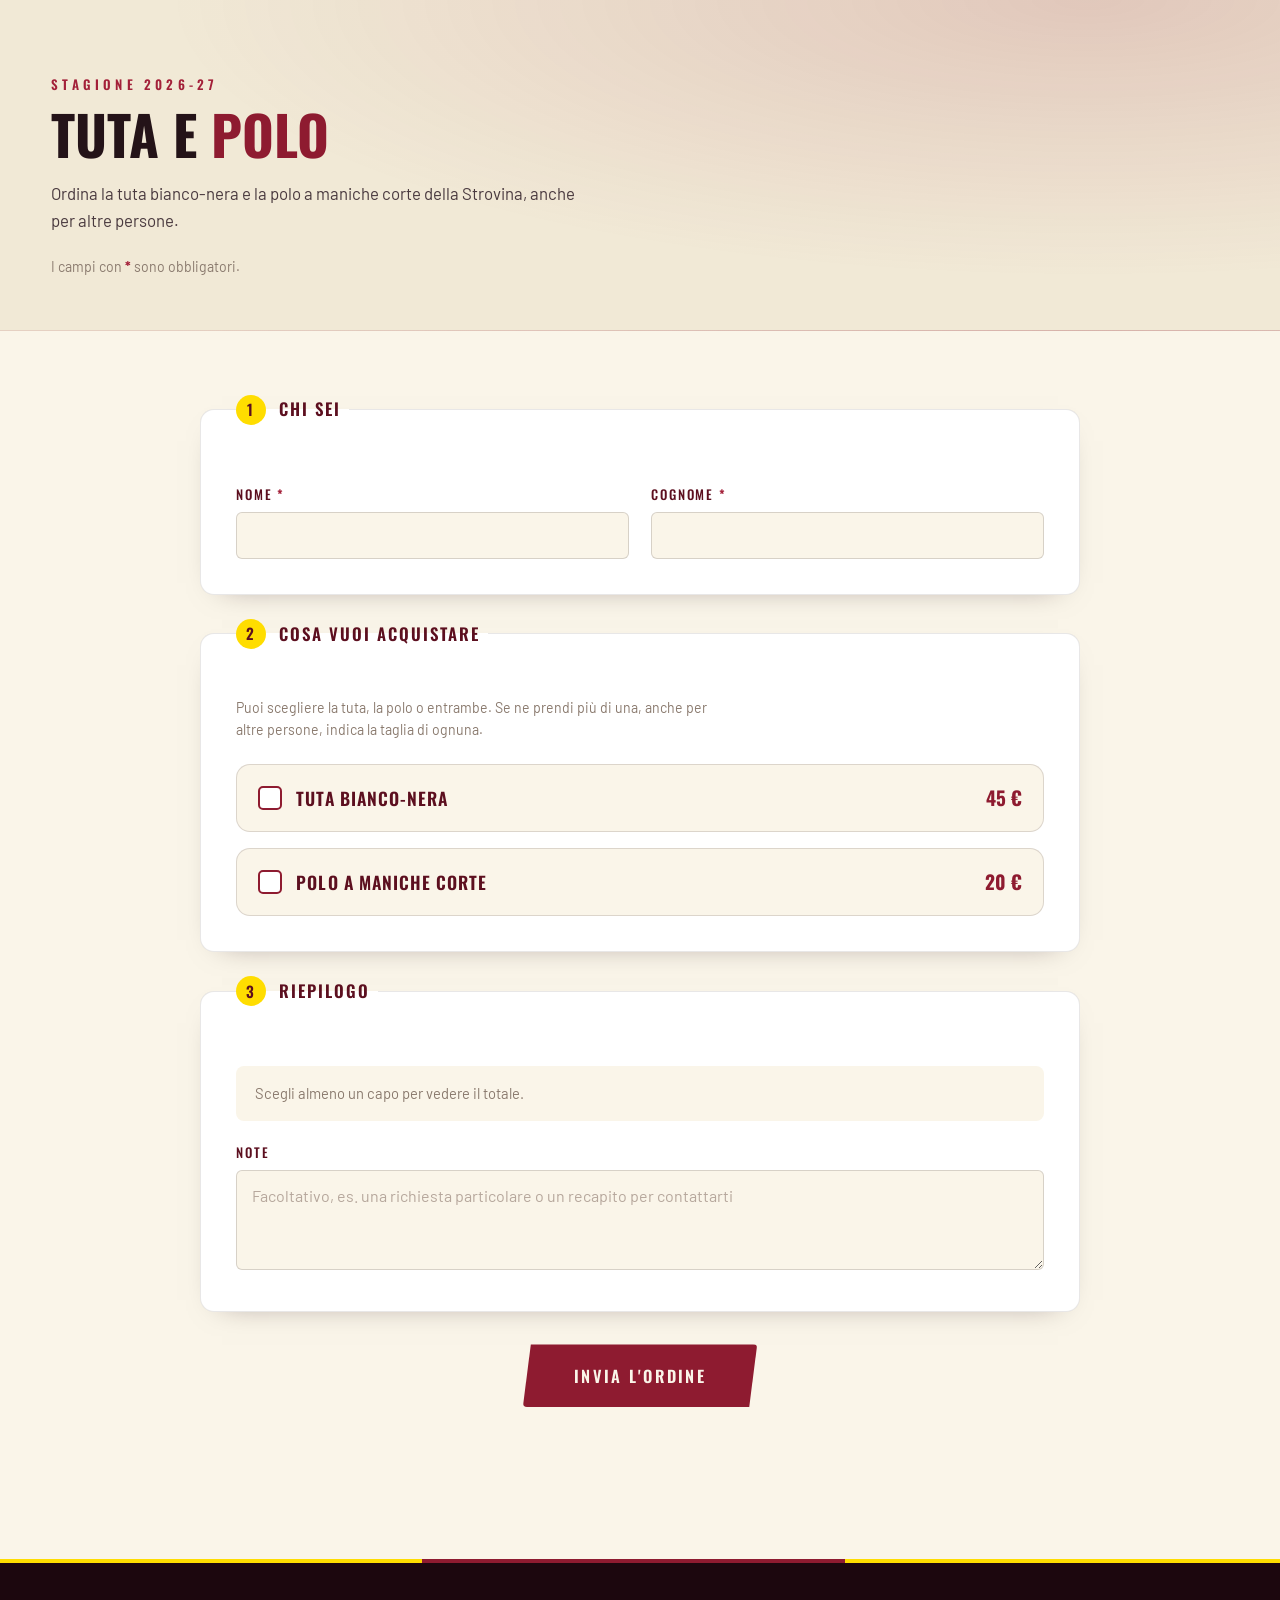
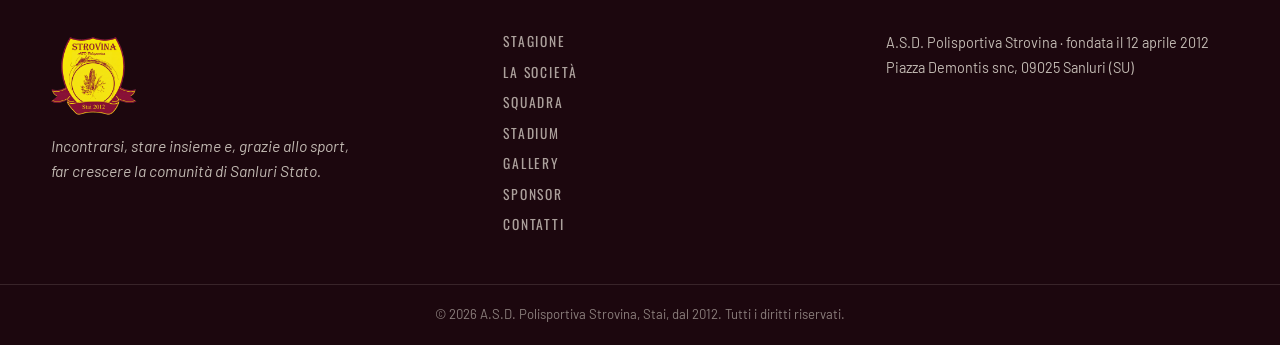
<file: abbigliamento.html>
<!DOCTYPE html>
<html lang="it">
<head>
  <meta charset="UTF-8">
  <meta name="viewport" content="width=device-width, initial-scale=1.0">

  <title>Tuta e polo — A.S.D. Polisportiva Strovina</title>
  <meta name="description" content="Modulo per ordinare la tuta bianco-nera e la polo a maniche corte della A.S.D. Polisportiva Strovina.">
  <!-- pagina di servizio: non deve finire su Google -->
  <meta name="robots" content="noindex, nofollow">
  <meta name="theme-color" content="#8E1B30">

  <link rel="icon" type="image/png" href="assets/img/favicon.png">
  <link rel="apple-touch-icon" href="assets/img/favicon.png">

  <link rel="preconnect" href="https://fonts.googleapis.com">
  <link rel="preconnect" href="https://fonts.gstatic.com" crossorigin>
  <link href="https://fonts.googleapis.com/css2?family=Oswald:wght@400;500;600;700&family=Barlow:ital,wght@0,400;0,500;0,600;0,700;1,400&display=swap" rel="stylesheet">

  <link rel="stylesheet" href="css/style.css">
  <link rel="stylesheet" href="css/tesseramento.css">
  <link rel="stylesheet" href="css/abbigliamento.css">
</head>
<body class="page-form">

  <main id="top">

    <!-- ══════════════ INTRO ══════════════ -->
    <section class="form-hero">
      <div class="container">
        <p class="section__kicker reveal">Stagione 2026-27</p>
        <h1 class="form-hero__title reveal">Tuta e <em>polo</em></h1>
        <p class="form-hero__sub reveal">
          Ordina la tuta bianco-nera e la polo a maniche corte della Strovina, anche per altre persone.
        </p>
        <p class="form-hero__hint reveal">I campi con <span class="req-mark">*</span> sono obbligatori.</p>
      </div>
    </section>

    <!-- ══════════════ FORM ══════════════ -->
    <section class="section section--cream form-section">
      <div class="container container--narrow">

        <form class="tform" id="tform" novalidate>

          <!-- ─── Chi sei ─── -->
          <fieldset class="tform__group reveal">
            <legend class="tform__legend"><span class="tform__step">1</span> Chi sei</legend>

            <div class="tform__row">
              <div class="field">
                <label for="nome">Nome <span class="req-mark">*</span></label>
                <input type="text" id="nome" name="nome" autocomplete="given-name" required maxlength="60">
                <p class="field__error" data-error-for="nome"></p>
              </div>
              <div class="field">
                <label for="cognome">Cognome <span class="req-mark">*</span></label>
                <input type="text" id="cognome" name="cognome" autocomplete="family-name" required maxlength="60">
                <p class="field__error" data-error-for="cognome"></p>
              </div>
            </div>
          </fieldset>

          <!-- ─── Capi ─── -->
          <fieldset class="tform__group reveal" id="capiGroup">
            <legend class="tform__legend"><span class="tform__step">2</span> Cosa vuoi acquistare</legend>
            <p class="tform__note">Puoi scegliere la tuta, la polo o entrambe. Se ne prendi più di una, anche per altre persone, indica la taglia di ognuna.</p>

            <!-- Prezzi e nomi dei capi stanno in js/abbigliamento.js (CAPI) e in apps-script/Codice.gs (ORDINI_CAPI) -->
            <div class="capo" data-capo="tuta">
              <label class="check capo__head">
                <input type="checkbox" name="vuole_tuta">
                <span class="check__box" aria-hidden="true"></span>
                <span class="capo__nome">Tuta bianco-nera</span>
                <span class="capo__prezzo">45 €</span>
              </label>
              <div class="capo__body" hidden>
                <div class="qty">
                  <span class="qty__label" id="qtyLabel_tuta">Quantità</span>
                  <div class="qty__ctrl" role="group" aria-labelledby="qtyLabel_tuta">
                    <button type="button" class="qty__btn" data-step="-1" aria-label="Una tuta in meno">−</button>
                    <output class="qty__val" aria-live="polite">1</output>
                    <button type="button" class="qty__btn" data-step="1" aria-label="Una tuta in più">+</button>
                  </div>
                </div>
                <div class="capo__pezzi"></div>
              </div>
            </div>

            <div class="capo" data-capo="polo">
              <label class="check capo__head">
                <input type="checkbox" name="vuole_polo">
                <span class="check__box" aria-hidden="true"></span>
                <span class="capo__nome">Polo a maniche corte</span>
                <span class="capo__prezzo">20 €</span>
              </label>
              <div class="capo__body" hidden>
                <div class="qty">
                  <span class="qty__label" id="qtyLabel_polo">Quantità</span>
                  <div class="qty__ctrl" role="group" aria-labelledby="qtyLabel_polo">
                    <button type="button" class="qty__btn" data-step="-1" aria-label="Una polo in meno">−</button>
                    <output class="qty__val" aria-live="polite">1</output>
                    <button type="button" class="qty__btn" data-step="1" aria-label="Una polo in più">+</button>
                  </div>
                </div>
                <div class="capo__pezzi"></div>
              </div>
            </div>

            <p class="field__error capi__error" id="capiError"></p>
          </fieldset>

          <!-- ─── Riepilogo e note ─── -->
          <fieldset class="tform__group reveal">
            <legend class="tform__legend"><span class="tform__step">3</span> Riepilogo</legend>

            <div class="riepilogo" id="riepilogo">
              <p class="riepilogo__vuoto">Scegli almeno un capo per vedere il totale.</p>
            </div>

            <div class="field">
              <label for="note">Note</label>
              <textarea id="note" name="note" rows="3" maxlength="500"
                        placeholder="Facoltativo, es. una richiesta particolare o un recapito per contattarti"></textarea>
            </div>
          </fieldset>

          <!-- honeypot: invisibile a te, irresistibile per i bot -->
          <div class="hp" aria-hidden="true">
            <label for="sitoWeb">Non compilare questo campo</label>
            <input type="text" id="sitoWeb" name="sitoWeb" tabindex="-1" autocomplete="off">
          </div>

          <!-- ─── Invio ─── -->
          <div class="tform__submit reveal">
            <button type="submit" class="btn btn--amaranto btn--big" id="submitBtn">
              <span class="btn__label">Invia l'ordine</span>
              <span class="btn__spinner" aria-hidden="true"></span>
            </button>
            <p class="tform__status" id="formStatus" role="status" aria-live="polite"></p>
          </div>
        </form>

        <!-- ─── Schermata di conferma ─── -->
        <div class="tform-done" id="formDone" hidden>
          <div class="tform-done__badge" aria-hidden="true">
            <svg viewBox="0 0 24 24" fill="none" stroke="currentColor" stroke-width="2.2" stroke-linecap="round" stroke-linejoin="round"><path d="M20 6L9 17l-5-5"/></svg>
          </div>
          <h2>Ordine ricevuto</h2>
          <p id="doneMsg">Il tuo ordine è arrivato alla segreteria della Strovina.</p>
          <div class="tform-done__actions">
            <a class="btn btn--ghost-dark" href="/">Torna al sito</a>
            <button type="button" class="btn btn--giallo" id="againBtn">Fai un altro ordine</button>
          </div>
        </div>

      </div>
    </section>
  </main>

  <!-- ══════════════ FOOTER ══════════════ -->
  <footer class="footer">
    <div class="container footer__inner">
      <div class="footer__brand">
        <img src="assets/img/logo-web.png" alt="Stemma A.S.D. Polisportiva Strovina" width="86" height="86" loading="lazy">
        <p class="footer__motto">Incontrarsi, stare insieme e, grazie allo sport,<br>far crescere la comunità di Sanluri Stato.</p>
      </div>
      <nav class="footer__nav" aria-label="Navigazione footer">
        <a href="index.html#stagione">Stagione</a>
        <a href="index.html#societa">La Società</a>
        <a href="index.html#squadra">Squadra</a>
        <a href="index.html#stadium">Stadium</a>
        <a href="index.html#gallery">Gallery</a>
        <a href="index.html#sponsor">Sponsor</a>
        <a href="index.html#contatti">Contatti</a>
      </nav>
      <div class="footer__meta">
        <p>A.S.D. Polisportiva Strovina · fondata il 12 aprile 2012<br>
        Piazza Demontis snc, 09025 Sanluri (SU)</p>
      </div>
    </div>
    <div class="footer__bar">
      <p>© <span id="year">2026</span> A.S.D. Polisportiva Strovina, Stai, dal 2012. Tutti i diritti riservati.</p>
    </div>
  </footer>

  <button class="to-top" id="toTop" aria-label="Torna in cima">↑</button>

  <script src="js/main.js"></script>
  <script src="js/abbigliamento.js"></script>
</body>
</html>
</file>
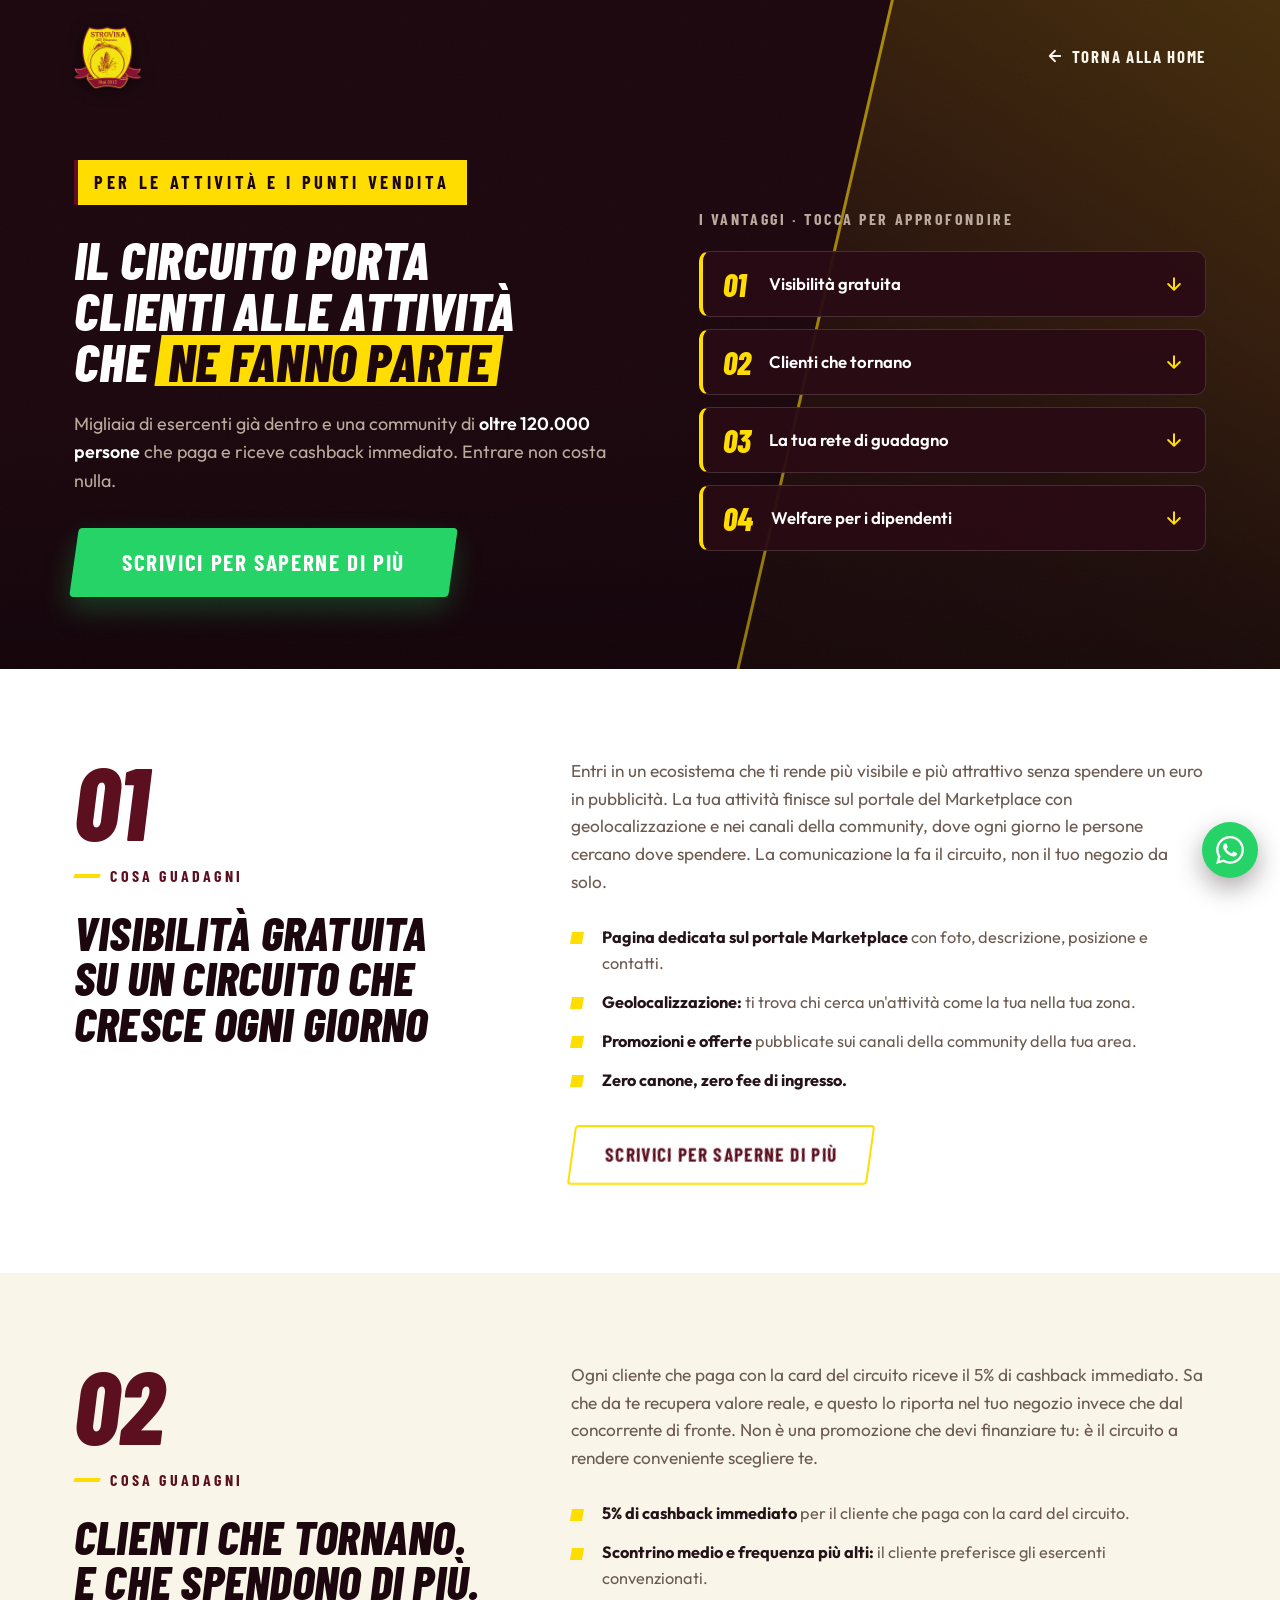
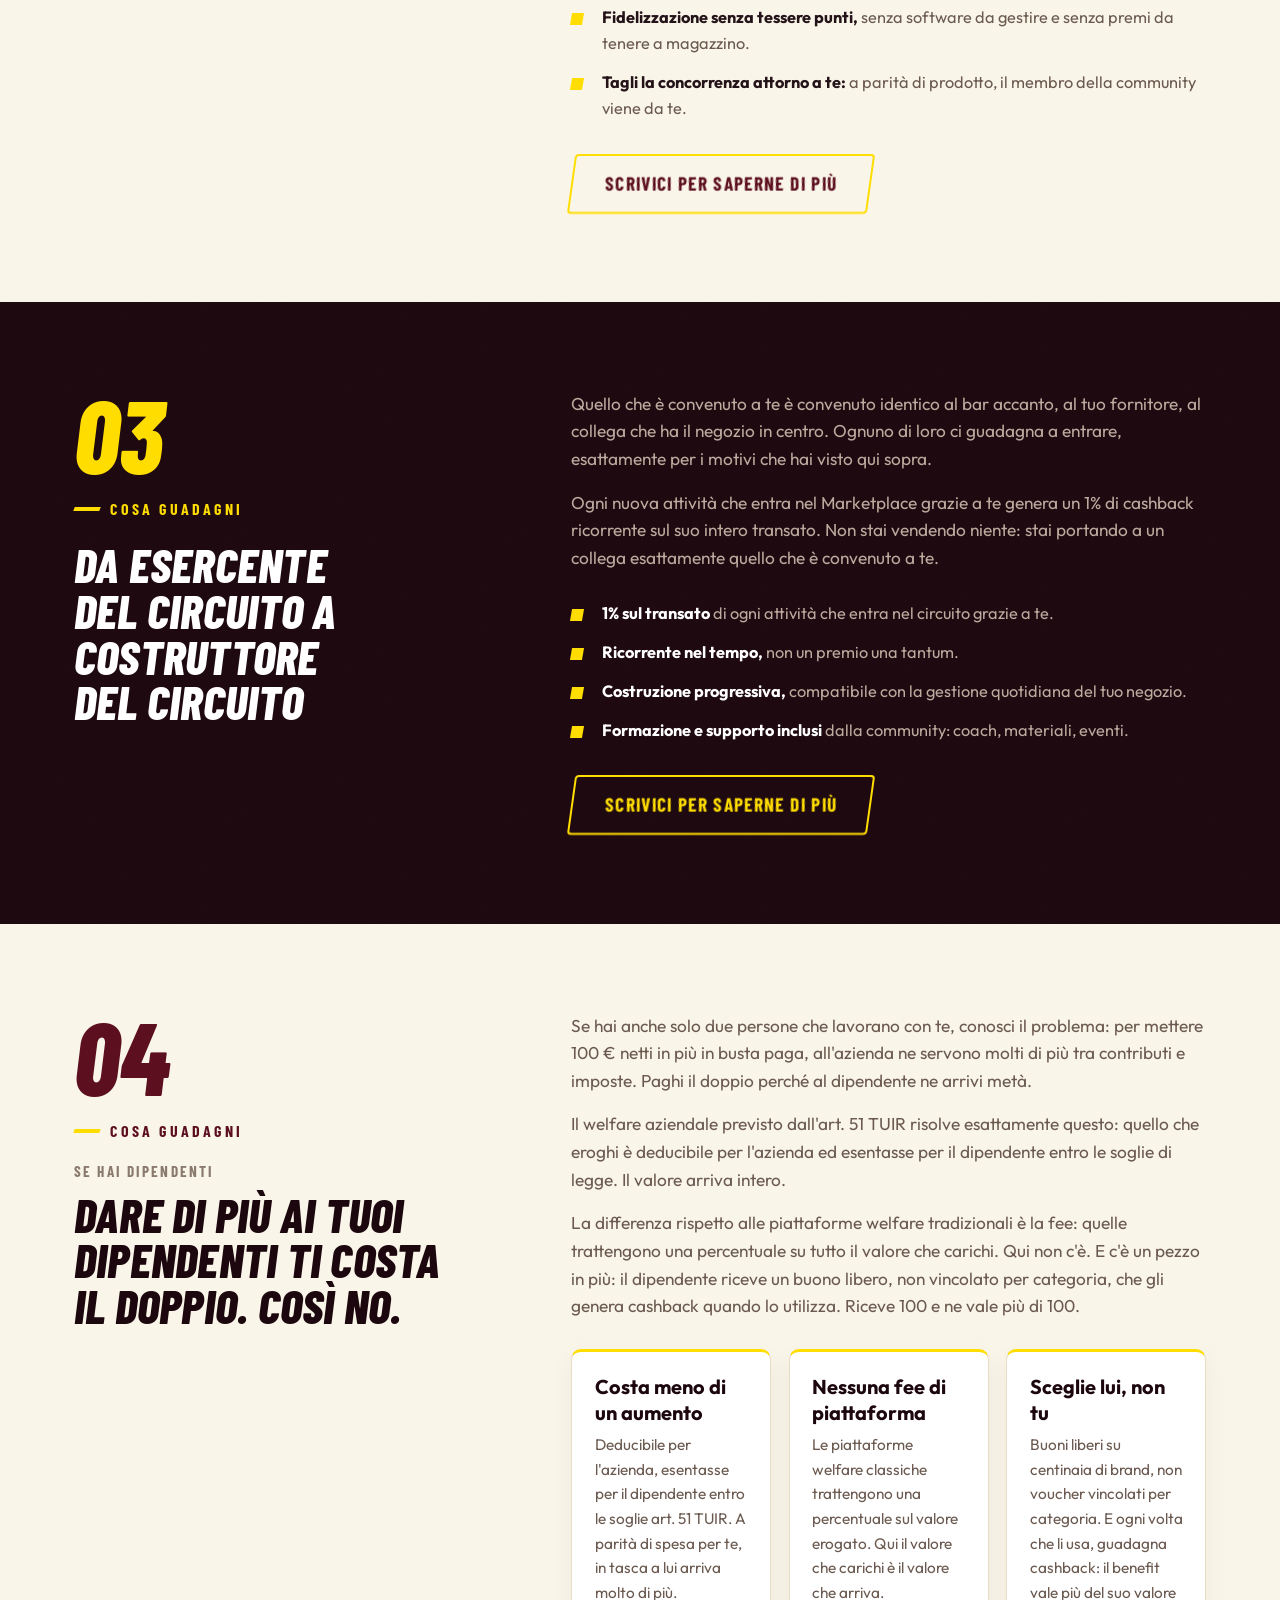
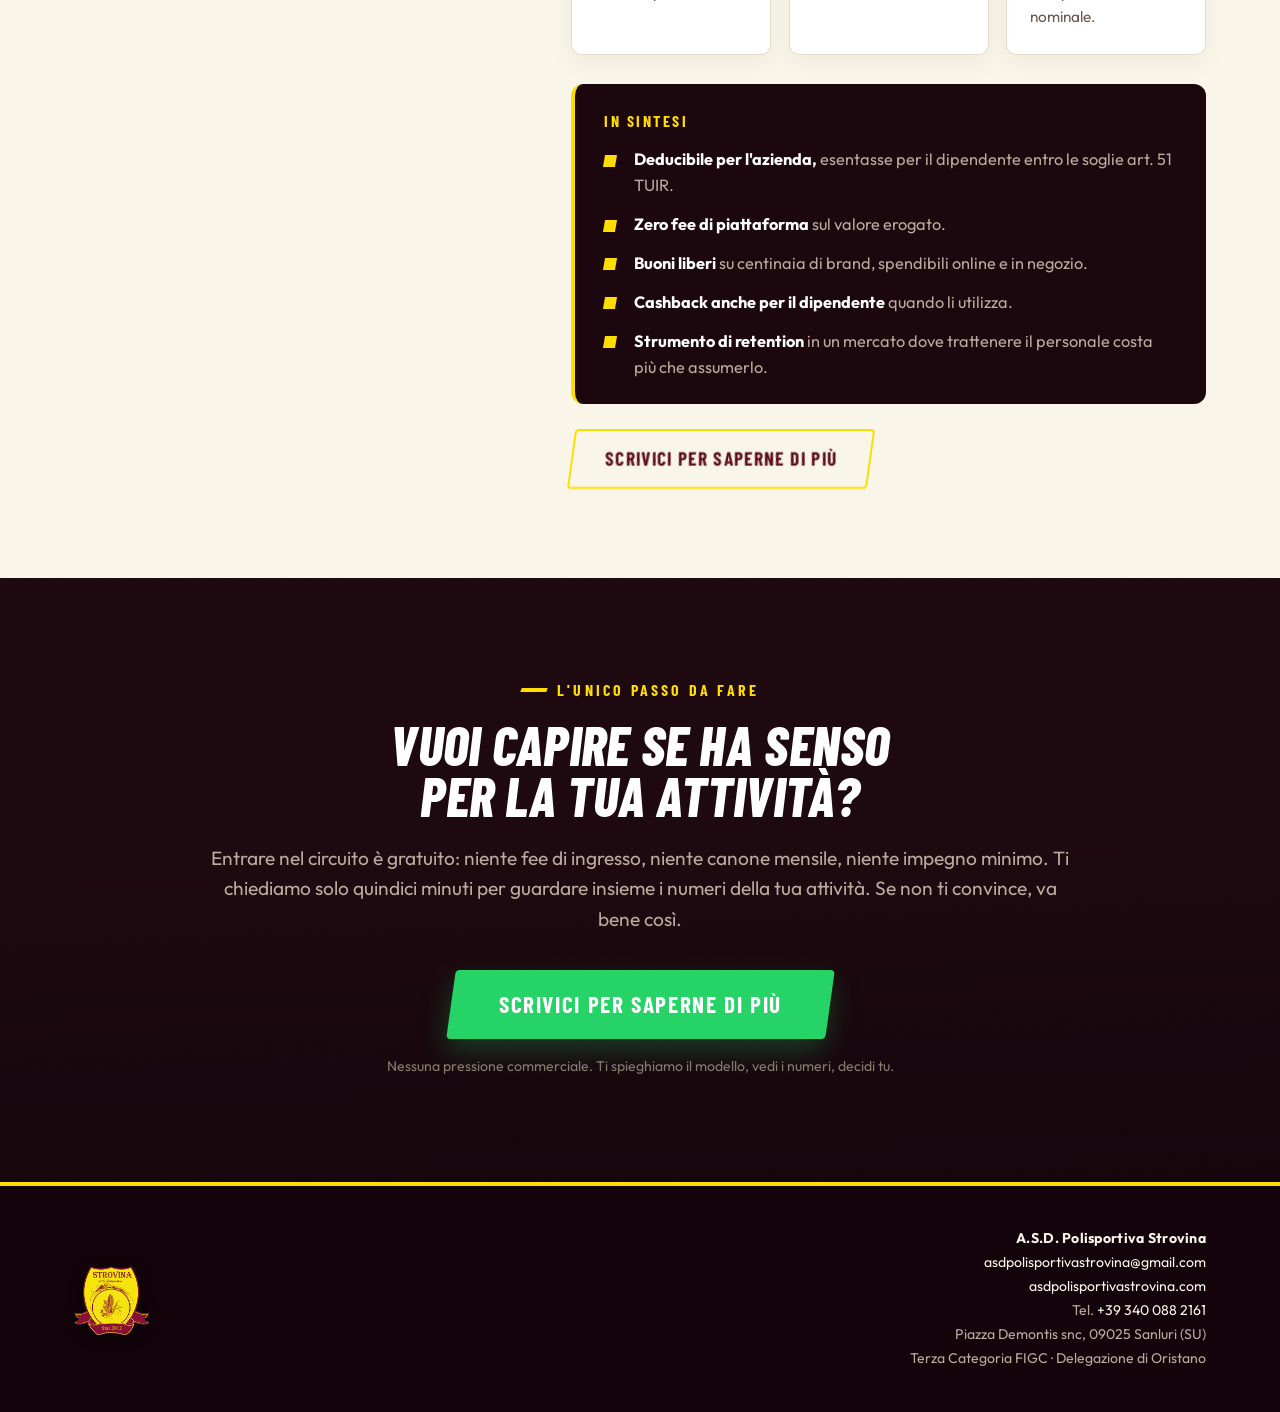
<file: attivita.html>
<!DOCTYPE html>
<html lang="it">
<head>
  <meta charset="UTF-8">
  <meta name="viewport" content="width=device-width, initial-scale=1.0">
  <title>Per le attività — Convenzione Strovina</title>
  <meta name="description" content="Il circuito porta clienti alle attività che ne fanno parte. Visibilità gratuita, clienti che tornano e cashback anche sulle tue spese. Convenzione Strovina.">
  <!-- pagina in lavorazione: togliere il noindex quando i contenuti sono definitivi -->
  <meta name="robots" content="noindex, nofollow">

  <meta property="og:title" content="Per le attività — Convenzione Strovina">
  <meta property="og:description" content="Il circuito porta clienti alle attività che ne fanno parte. Entrare non costa nulla e nella tua zona il posto è ancora libero.">
  <meta property="og:type" content="website">

  <link rel="icon" type="image/png" href="assets/img/favicon.png">

  <link rel="preconnect" href="https://fonts.googleapis.com">
  <link rel="preconnect" href="https://fonts.gstatic.com" crossorigin>
  <link href="https://fonts.googleapis.com/css2?family=Barlow+Condensed:ital,wght@0,600;0,700;0,800;1,600;1,700;1,800&family=Outfit:wght@400;500;600;700&display=swap" rel="stylesheet">

  <style>
    /* ============================================================
       1. RESET & BASE  (stessi token della home)
    ============================================================ */
    *, *::before, *::after { box-sizing: border-box; margin: 0; padding: 0; }

    :root {
      --red:        #8E1B30;
      --red-dark:   #5C0F1F;
      --red-soft:   #FFDD00;
      --navy:       #1C070E;
      --navy-deep:  #12040A;
      --navy-soft:  #2A0B15;
      --bg-light:   #ffffff;
      --bg-gray:    #FAF5E9;
      --line:       #E7DCC6;
      --text:       #241318;
      --text-muted: #6B5A50;
      --text-faint: #8A7A6E;
      --on-navy:    #FAF5E9;
      --on-navy-muted: #BCAA9E;
      --whatsapp:   #25D366;
      --whatsapp-dark: #1da851;
      /* accento arancione (pagina attivita) */
      --orange:      #FFDD00;
      --orange-soft: #FFDD00;
      --orange-ink:  #5C0F1F;
    }

    html { scroll-behavior: smooth; }
    body {
      font-family: 'Outfit', system-ui, -apple-system, sans-serif;
      color: var(--text);
      background: var(--bg-light);
      line-height: 1.6;
      -webkit-font-smoothing: antialiased;
      text-rendering: optimizeLegibility;
    }
    img { max-width: 100%; display: block; }
    ::selection { background: var(--red); color: #fff; }
    :focus-visible { outline: 3px solid var(--red-soft); outline-offset: 3px; }

    /* ============================================================
       2. UTILITIES
    ============================================================ */
    .container { max-width: 1180px; margin: 0 auto; padding: 0 1.5rem; }
    .container-narrow { max-width: 920px; margin: 0 auto; padding: 0 1.5rem; }

    .eyebrow {
      display: inline-flex;
      align-items: center;
      gap: .65rem;
      font-family: 'Barlow Condensed', sans-serif;
      font-size: 1rem;
      font-weight: 700;
      letter-spacing: .2em;
      text-transform: uppercase;
      color: var(--orange-ink);
      margin-bottom: 1rem;
    }
    .eyebrow::before { content: ""; width: 26px; height: 4px; background: var(--orange); transform: skewX(-20deg); }
    .dark .eyebrow, .final-cta .eyebrow { color: var(--orange-soft); }
    .dark .eyebrow::before, .final-cta .eyebrow::before { background: var(--orange-soft); }

    .grain { position: relative; }
    .grain::after {
      content: "";
      position: absolute;
      inset: 0;
      pointer-events: none;
      opacity: .5;
      background-image: url("data:image/svg+xml,%3Csvg xmlns='http://www.w3.org/2000/svg' width='140' height='140'%3E%3Cfilter id='n'%3E%3CfeTurbulence type='fractalNoise' baseFrequency='0.9' numOctaves='2'/%3E%3CfeColorMatrix values='0 0 0 0 1 0 0 0 0 1 0 0 0 0 1 0 0 0 0.04 0'/%3E%3C/filter%3E%3Crect width='140' height='140' filter='url(%23n)'/%3E%3C/svg%3E");
    }
    .grain > * { position: relative; z-index: 1; }

    /* ============================================================
       3. TYPOGRAPHY
    ============================================================ */
    .display, .h2 {
      font-family: 'Barlow Condensed', sans-serif;
      font-style: italic;
      font-weight: 800;
      text-transform: uppercase;
      line-height: .95;
      letter-spacing: .005em;
      text-wrap: balance;
    }
    .display { font-size: clamp(2.6rem, 5.6vw, 5rem); }
    .h2 { font-size: clamp(1.9rem, 3.8vw, 3rem); color: var(--navy); }
    .dark .h2 { color: #fff; }
    .h3 { font-size: clamp(1.1rem, 1.8vw, 1.25rem); font-weight: 700; line-height: 1.3; color: var(--navy); }
    .dark .h3 { color: #fff; }
    .lead { font-size: clamp(1.05rem, 1.6vw, 1.2rem); color: var(--text-muted); }
    .dark .lead { color: var(--on-navy-muted); }

    .mark-red { display: inline-block; background: var(--orange); color: var(--navy); padding: 0 .18em; transform: skewX(-8deg); }
    .mark-red > span { display: inline-block; transform: skewX(8deg); }

    /* ============================================================
       4. BUTTONS
    ============================================================ */
    .btn {
      display: inline-block;
      font-family: 'Barlow Condensed', sans-serif;
      font-weight: 700;
      font-size: 1.2rem;
      letter-spacing: .07em;
      text-transform: uppercase;
      text-decoration: none;
      padding: .8rem 2rem;
      border-radius: 4px;
      transform: skewX(-8deg);
      transition: background .18s ease, transform .18s ease, box-shadow .18s ease, color .18s ease;
      cursor: pointer;
    }
    .btn > span { display: inline-block; transform: skewX(8deg); }
    .btn:active { transform: skewX(-8deg) scale(.97); }
    .btn-cta { background: var(--red); color: #fff; box-shadow: 0 12px 28px rgba(142, 27, 48, .3); }
    .btn-cta:hover { background: var(--red-dark); transform: skewX(-8deg) translateY(-2px); box-shadow: 0 16px 34px rgba(142, 27, 48, .38); }
    .btn-large { font-size: 1.45rem; padding: 1rem 3rem; }
    @media (max-width: 640px) {
      .btn { font-size: 1.02rem; padding: .7rem 1.4rem; }
      .btn-large { font-size: 1.1rem; padding: .8rem 1.7rem; }
    }
    .btn-whatsapp { background: var(--whatsapp); color: #fff; box-shadow: 0 12px 28px rgba(37, 211, 102, .25); }
    .btn-whatsapp:hover { background: var(--whatsapp-dark); transform: skewX(-8deg) translateY(-2px); }
    /* CTA contorno arancione con riempimento */
    .btn-orange { background: transparent; color: var(--orange-ink); border: 2px solid var(--orange); }
    .btn-orange:hover { background: var(--orange); color: var(--navy); transform: skewX(-8deg) translateY(-2px); }
    .dark .btn-orange, .hero .btn-orange, .final-cta .btn-orange { color: var(--orange-soft); border-color: var(--orange-soft); }
    .dark .btn-orange:hover, .hero .btn-orange:hover, .final-cta .btn-orange:hover { background: var(--orange-soft); color: var(--navy); }
    .cta-note { margin-top: .9rem; font-size: .88rem; color: var(--text-faint); }
    .dark .cta-note { color: var(--on-navy-muted); }

    /* ============================================================
       5. SECTION BASE
    ============================================================ */
    section { padding: 5.5rem 0; }
    section.gray { background: var(--bg-gray); }
    section.dark { background: var(--navy); color: var(--on-navy); }
    @media (max-width: 768px) { section { padding: 3.4rem 0; } }

    /* ============================================================
       6. BACKBAR
    ============================================================ */
    .backbar { position: absolute; top: 0; left: 0; right: 0; z-index: 3; padding: 1.4rem 0; }
    .backbar .container { display: flex; align-items: center; justify-content: space-between; gap: 1rem; }
    .back-logo { display: inline-block; }
    .back-logo img { height: 68px; width: auto; filter: drop-shadow(0 3px 8px rgba(0,0,0,.45)); }
    .back-link {
      font-family: 'Barlow Condensed', sans-serif;
      font-weight: 700; font-size: 1.05rem; letter-spacing: .1em; text-transform: uppercase;
      color: var(--on-navy); text-decoration: none;
      display: inline-flex; align-items: center; gap: .5rem; transition: color .18s ease;
    }
    .back-link:hover { color: #fff; }
    @media (max-width: 560px) {
      .back-logo img { height: 48px; }
      .back-link span.txt { display: none; }
    }

    /* ============================================================
       7. HERO
    ============================================================ */
    .hero {
      background: linear-gradient(178deg, var(--navy) 55%, var(--navy-deep) 100%);
      padding: 10rem 0 4.5rem;
      overflow: hidden;
      position: relative;
    }
    .hero::before {
      content: "";
      position: absolute;
      top: -30%;
      right: -18%;
      width: 55%;
      height: 170%;
      background: linear-gradient(210deg, rgba(255,221,0,.28) 0%, rgba(255,221,0,.04) 60%, transparent 100%);
      border-left: 3px solid rgba(255,221,0,.5);
      transform: skewX(-13deg);
      pointer-events: none;
    }
    .hero .container { position: relative; z-index: 1; }
    .hero-grid {
      display: grid;
      grid-template-columns: 1.05fr .95fr;
      gap: clamp(2.5rem, 5vw, 4.5rem);
      align-items: center;
    }
    .hero-kicker {
      display: inline-block;
      font-family: 'Barlow Condensed', sans-serif;
      font-weight: 700; font-size: 1.15rem; letter-spacing: .2em; text-transform: uppercase;
      color: var(--navy); background: var(--orange); border-left: 4px solid var(--orange-ink);
      padding: .5rem 1.1rem .5rem 1rem; margin-bottom: 1.7rem;
    }
    .hero h1 { color: #fff; margin-bottom: 1.5rem; font-size: clamp(2.3rem, 4.2vw, 3.9rem); }
    .hero h1 .mark-red { font-size: inherit; }
    .hero .lead { color: var(--on-navy-muted); max-width: 36em; font-size: clamp(1.05rem, 1.4vw, 1.2rem); margin-bottom: 2rem; }
    .hero .lead strong { color: #fff; font-weight: 600; }

    /* indice numerato a destra */
    .hero-index { display: flex; flex-direction: column; gap: .75rem; }
    .hero-index-label {
      font-family: 'Barlow Condensed', sans-serif;
      font-weight: 700; font-size: 1rem; letter-spacing: .16em; text-transform: uppercase;
      color: var(--on-navy-muted); margin-bottom: .5rem;
    }
    .idx-item {
      display: flex;
      align-items: center;
      gap: 1.1rem;
      background: rgba(42, 11, 21, .94);
      border: 1px solid rgba(255,255,255,.14);
      border-left: 4px solid var(--orange);
      border-radius: 10px;
      padding: 1rem 1.3rem;
      text-decoration: none;
      transition: background .18s ease, transform .18s ease, border-color .18s ease;
    }
    .idx-item:hover { background: rgba(255,221,0,.18); transform: translateX(5px); border-left-color: var(--orange-soft); }
    .idx-num {
      font-family: 'Barlow Condensed', sans-serif;
      font-style: italic; font-weight: 800;
      font-size: 2rem; line-height: 1; color: var(--orange-soft); min-width: 2ch;
    }
    .idx-label { color: #fff; font-weight: 600; font-size: 1.05rem; flex: 1; }
    .idx-arrow { color: var(--orange-soft); flex-shrink: 0; transition: transform .18s ease; }
    .idx-item:hover .idx-arrow { transform: translateY(3px); }

    @media (max-width: 900px) { .hero-grid { grid-template-columns: 1fr; gap: 2.4rem; } }
    @media (max-width: 640px) { .hero { padding: 8rem 0 3.4rem; } }

    /* ============================================================
       8. BLOCCHI "COSA GUADAGNI"
    ============================================================ */
    .gblock .container { display: grid; grid-template-columns: .82fr 1.18fr; gap: 3.5rem; align-items: start; }
    .gblock-head { position: sticky; top: 2.5rem; }
    .gnum {
      font-family: 'Barlow Condensed', sans-serif;
      font-style: italic; font-weight: 800;
      font-size: clamp(4rem, 8vw, 6.5rem);
      line-height: .85;
      color: var(--orange-ink);
      margin-bottom: 1rem;
    }
    .dark .gnum { color: var(--orange-soft); }
    .gblock-head .h2 { margin-top: .3rem; }

    .gblock-body > p { color: var(--text-muted); font-size: 1.08rem; max-width: 40em; }
    .gblock-body > p + p { margin-top: 1rem; }
    .dark .gblock-body > p { color: var(--on-navy-muted); }

    /* occhiello sopra il titolo del blocco */
    .gblock-occhiello {
      font-family: 'Barlow Condensed', sans-serif;
      font-weight: 700; font-size: .95rem; letter-spacing: .14em; text-transform: uppercase;
      color: var(--text-faint); margin-bottom: .5rem;
    }
    .dark .gblock-occhiello { color: var(--on-navy-muted); }

    /* box "esempio concreto" (blocco 04) */
    .example-box {
      background: #fff;
      border: 1px solid var(--line);
      border-left: 5px solid var(--orange);
      border-radius: 10px;
      padding: 1.5rem 1.8rem;
      margin: 1.8rem 0 .2rem;
      max-width: 46em;
      box-shadow: 0 8px 24px rgba(28, 7, 14, .06);
    }
    .example-box .ex-label {
      font-family: 'Barlow Condensed', sans-serif;
      font-weight: 700; font-size: 1rem; letter-spacing: .14em; text-transform: uppercase;
      color: var(--orange-ink); margin-bottom: .5rem;
    }
    .example-box p { color: var(--text-muted); font-size: 1.05rem; }
    .example-box .ex-amount { color: var(--orange-ink); font-weight: 800; font-size: 1.12em; }

    /* griglia "aspetti" (3 colonne) */
    .aspect-grid { display: grid; grid-template-columns: repeat(3, 1fr); gap: 1.1rem; margin: 1.8rem 0; }
    .aspect {
      background: #fff;
      border: 1px solid var(--line);
      border-top: 3px solid var(--orange);
      border-radius: 10px;
      padding: 1.4rem 1.4rem 1.5rem;
      box-shadow: 0 8px 24px rgba(28, 7, 14, .05);
    }
    .aspect .h3 { margin-bottom: .45rem; }
    .aspect p { color: var(--text-muted); font-size: .96rem; }
    @media (max-width: 760px) { .aspect-grid { grid-template-columns: 1fr; } }

    /* box "in sintesi" (numeri chiave) */
    .sintesi {
      background: var(--navy);
      border-radius: 12px;
      border-left: 4px solid var(--orange);
      padding: 1.5rem 1.8rem 1.5rem;
    }
    .sintesi-lbl {
      font-family: 'Barlow Condensed', sans-serif;
      font-weight: 700; font-size: 1rem; letter-spacing: .16em; text-transform: uppercase;
      color: var(--orange-soft); margin-bottom: .2rem;
    }
    .sintesi .blist { margin: .8rem 0 0; }

    /* liste bullet */
    .blist { list-style: none; margin: 1.8rem 0 2rem; display: flex; flex-direction: column; gap: .8rem; }
    .blist li { position: relative; padding-left: 1.9rem; color: var(--text-muted); font-size: 1.02rem; }
    .blist li::before {
      content: "";
      position: absolute; left: 0; top: .52em;
      width: 12px; height: 12px;
      background: var(--orange);
      transform: skewX(-10deg);
    }
    .blist li strong { color: var(--text); }
    .dark .blist li { color: var(--on-navy-muted); }
    .dark .blist li::before { background: var(--orange-soft); }
    .dark .blist li strong { color: #fff; }

    .gblock-cta { margin-top: 1.6rem; }

    @media (max-width: 860px) {
      .gblock .container { grid-template-columns: 1fr; gap: 1.4rem; }
      .gblock-head { position: static; }
      .gnum { margin-bottom: .4rem; }
    }

    /* ============================================================
       9. CTA FINALE
    ============================================================ */
    .final-cta { background: linear-gradient(178deg, var(--navy) 45%, var(--navy-deep) 100%); text-align: center; overflow: hidden; padding: 6rem 0 6.5rem; }
    .final-cta .eyebrow { justify-content: center; }
    .final-cta .h2 { color: #fff; font-size: clamp(2.1rem, 4.4vw, 3.4rem); margin-bottom: 1.3rem; }
    .final-cta .lead { color: var(--on-navy-muted); max-width: 46em; margin: 0 auto 2.2rem; }
    .final-cta .cta-note { margin-top: 1rem; }

    /* ============================================================
       10. FOOTER + WHATSAPP
    ============================================================ */
    footer { background: var(--navy-deep); padding: 2.6rem 0; border-top: 4px solid var(--orange); }
    .footer-inner { display: flex; align-items: center; justify-content: space-between; gap: 1.6rem; flex-wrap: wrap; }
    .footer-logo { display: inline-block; }
    .footer-logo img { height: 76px; width: auto; filter: drop-shadow(0 3px 8px rgba(0,0,0,.45)); }
    .footer-text { color: var(--on-navy-muted); font-size: .88rem; line-height: 1.7; text-align: right; }
    .footer-text a { color: var(--on-navy); text-decoration: none; }
    .footer-text strong { color: var(--on-navy); font-weight: 700; letter-spacing: .02em; }
    .footer-text a:hover { text-decoration: underline; }
    @media (max-width: 640px) {
      .footer-inner { flex-direction: column; }
      .footer-text { text-align: center; }
    }

    .wa-float {
      position: fixed; bottom: 22px; right: 22px; z-index: 50;
      width: 56px; height: 56px; border-radius: 50%;
      background: var(--whatsapp);
      display: flex; align-items: center; justify-content: center;
      box-shadow: 0 10px 26px rgba(18, 4, 10, .35);
      transition: transform .2s ease, background .2s ease;
    }
    .wa-float:hover { transform: scale(1.08); background: var(--whatsapp-dark); }
    .wa-float:active { transform: scale(.96); }
  </style>
</head>
<body>

  <!-- ============ HERO ============ -->
  <section class="hero grain">
    <div class="backbar">
      <div class="container">
        <a class="back-logo" href="/vantaggi" aria-label="Torna alla home della Strovina">
          <img src="assets/img/logo-web.png" alt="Stemma A.S.D. Polisportiva Strovina">
        </a>
        <a class="back-link" href="/vantaggi">
          <svg width="18" height="18" viewBox="0 0 24 24" fill="none" stroke="currentColor" stroke-width="2.4" stroke-linecap="round" stroke-linejoin="round" aria-hidden="true"><path d="M19 12H5M12 19l-7-7 7-7"/></svg>
          <span class="txt">Torna alla home</span>
        </a>
      </div>
    </div>

    <div class="container">
      <div class="hero-grid">
        <div class="hero-copy">
          <span class="hero-kicker">Per le attività e i punti vendita</span>
          <h1 class="display">Il circuito porta clienti alle attività che <span class="mark-red"><span>ne fanno parte</span></span></h1>
          <p class="lead">Migliaia di esercenti già dentro e una community di <strong>oltre 120.000 persone</strong> che paga e riceve cashback immediato. Entrare non costa nulla.</p>
          <!-- TODO: inserire numero WhatsApp -->
          <a href="https://wa.me/393400882161?text=Ciao%2C%20vengo%20dalla%20pagina%20della%20Strovina%20e%20ho%20una%20domanda%20riguardo%20ai%20vantaggi%2C%20grazie%21" class="btn btn-whatsapp btn-large"><span>Scrivici per saperne di più</span></a>
        </div>

        <div class="hero-index">
          <div class="hero-index-label">I vantaggi &middot; tocca per approfondire</div>
          <a class="idx-item" href="#b01">
            <span class="idx-num">01</span>
            <span class="idx-label">Visibilità gratuita</span>
            <svg class="idx-arrow" width="20" height="20" viewBox="0 0 24 24" fill="none" stroke="currentColor" stroke-width="2.4" stroke-linecap="round" stroke-linejoin="round" aria-hidden="true"><path d="M12 5v14M19 12l-7 7-7-7"/></svg>
          </a>
          <a class="idx-item" href="#b02">
            <span class="idx-num">02</span>
            <span class="idx-label">Clienti che tornano</span>
            <svg class="idx-arrow" width="20" height="20" viewBox="0 0 24 24" fill="none" stroke="currentColor" stroke-width="2.4" stroke-linecap="round" stroke-linejoin="round" aria-hidden="true"><path d="M12 5v14M19 12l-7 7-7-7"/></svg>
          </a>
          <a class="idx-item" href="#b03">
            <span class="idx-num">03</span>
            <span class="idx-label">La tua rete di guadagno</span>
            <svg class="idx-arrow" width="20" height="20" viewBox="0 0 24 24" fill="none" stroke="currentColor" stroke-width="2.4" stroke-linecap="round" stroke-linejoin="round" aria-hidden="true"><path d="M12 5v14M19 12l-7 7-7-7"/></svg>
          </a>
          <a class="idx-item" href="#b04">
            <span class="idx-num">04</span>
            <span class="idx-label">Welfare per i dipendenti</span>
            <svg class="idx-arrow" width="20" height="20" viewBox="0 0 24 24" fill="none" stroke="currentColor" stroke-width="2.4" stroke-linecap="round" stroke-linejoin="round" aria-hidden="true"><path d="M12 5v14M19 12l-7 7-7-7"/></svg>
          </a>
        </div>
      </div>
    </div>
  </section>

  <!-- ============ 01 ============ -->
  <section class="gblock" id="b01">
    <div class="container">
      <div class="gblock-head">
        <div class="gnum">01</div>
        <span class="eyebrow">Cosa guadagni</span>
        <h2 class="h2">Visibilità gratuita su un circuito che cresce ogni giorno</h2>
      </div>
      <div class="gblock-body">
        <p>Entri in un ecosistema che ti rende più visibile e più attrattivo senza spendere un euro in pubblicità. La tua attività finisce sul portale del Marketplace con geolocalizzazione e nei canali della community, dove ogni giorno le persone cercano dove spendere. La comunicazione la fa il circuito, non il tuo negozio da solo.</p>
        <ul class="blist">
          <li><strong>Pagina dedicata sul portale Marketplace</strong> con foto, descrizione, posizione e contatti.</li>
          <li><strong>Geolocalizzazione:</strong> ti trova chi cerca un'attività come la tua nella tua zona.</li>
          <li><strong>Promozioni e offerte</strong> pubblicate sui canali della community della tua area.</li>
          <li><strong>Zero canone, zero fee di ingresso.</strong></li>
        </ul>
        <div class="gblock-cta">
          <!-- TODO: inserire numero WhatsApp -->
          <a href="https://wa.me/393400882161?text=Ciao%2C%20vengo%20dalla%20pagina%20della%20Strovina%20e%20ho%20una%20domanda%20riguardo%20ai%20vantaggi%2C%20grazie%21" class="btn btn-orange"><span>Scrivici per saperne di più</span></a>
        </div>
      </div>
    </div>
  </section>

  <!-- ============ 02 ============ -->
  <section class="gblock gray" id="b02">
    <div class="container">
      <div class="gblock-head">
        <div class="gnum">02</div>
        <span class="eyebrow">Cosa guadagni</span>
        <h2 class="h2">Clienti che tornano. E che spendono di più.</h2>
      </div>
      <div class="gblock-body">
        <p>Ogni cliente che paga con la card del circuito riceve il 5% di cashback immediato. Sa che da te recupera valore reale, e questo lo riporta nel tuo negozio invece che dal concorrente di fronte. Non è una promozione che devi finanziare tu: è il circuito a rendere conveniente scegliere te.</p>
        <ul class="blist">
          <li><strong>5% di cashback immediato</strong> per il cliente che paga con la card del circuito.</li>
          <li><strong>Scontrino medio e frequenza più alti:</strong> il cliente preferisce gli esercenti convenzionati.</li>
          <li><strong>Fidelizzazione senza tessere punti,</strong> senza software da gestire e senza premi da tenere a magazzino.</li>
          <li><strong>Tagli la concorrenza attorno a te:</strong> a parità di prodotto, il membro della community viene da te.</li>
        </ul>
        <div class="gblock-cta">
          <!-- TODO: inserire numero WhatsApp -->
          <a href="https://wa.me/393400882161?text=Ciao%2C%20vengo%20dalla%20pagina%20della%20Strovina%20e%20ho%20una%20domanda%20riguardo%20ai%20vantaggi%2C%20grazie%21" class="btn btn-orange"><span>Scrivici per saperne di più</span></a>
        </div>
      </div>
    </div>
  </section>

  <!-- ============ 03 — la rete di guadagno (dark, in evidenza) ============ -->
  <section class="gblock dark grain" id="b03">
    <div class="container">
      <div class="gblock-head">
        <div class="gnum">03</div>
        <span class="eyebrow">Cosa guadagni</span>
        <h2 class="h2">Da esercente del circuito a costruttore del circuito</h2>
      </div>
      <div class="gblock-body">
        <p>Quello che è convenuto a te è convenuto identico al bar accanto, al tuo fornitore, al collega che ha il negozio in centro. Ognuno di loro ci guadagna a entrare, esattamente per i motivi che hai visto qui sopra.</p>
        <p>Ogni nuova attività che entra nel Marketplace grazie a te genera un 1% di cashback ricorrente sul suo intero transato. Non stai vendendo niente: stai portando a un collega esattamente quello che è convenuto a te.</p>
        <ul class="blist">
          <li><strong>1% sul transato</strong> di ogni attività che entra nel circuito grazie a te.</li>
          <li><strong>Ricorrente nel tempo,</strong> non un premio una tantum.</li>
          <li><strong>Costruzione progressiva,</strong> compatibile con la gestione quotidiana del tuo negozio.</li>
          <li><strong>Formazione e supporto inclusi</strong> dalla community: coach, materiali, eventi.</li>
        </ul>
        <div class="gblock-cta">
          <!-- TODO: inserire numero WhatsApp -->
          <a href="https://wa.me/393400882161?text=Ciao%2C%20vengo%20dalla%20pagina%20della%20Strovina%20e%20ho%20una%20domanda%20riguardo%20ai%20vantaggi%2C%20grazie%21" class="btn btn-orange"><span>Scrivici per saperne di più</span></a>
        </div>
      </div>
    </div>
  </section>

  <!-- ============ 04 — welfare dipendenti ============ -->
  <!-- NOTA COPY: la soglia esentasse art. 51 TUIR e l'eventuale moltiplicatore del costo del lavoro vanno confermati/aggiornati con un consulente del lavoro prima di andare live. -->
  <section class="gblock gray" id="b04">
    <div class="container">
      <div class="gblock-head">
        <div class="gnum">04</div>
        <span class="eyebrow">Cosa guadagni</span>
        <p class="gblock-occhiello">Se hai dipendenti</p>
        <h2 class="h2">Dare di più ai tuoi dipendenti ti costa il doppio. Così no.</h2>
      </div>
      <div class="gblock-body">
        <p>Se hai anche solo due persone che lavorano con te, conosci il problema: per mettere 100 &euro; netti in più in busta paga, all'azienda ne servono molti di più tra contributi e imposte. Paghi il doppio perché al dipendente ne arrivi metà.</p>
        <p>Il welfare aziendale previsto dall'art. 51 TUIR risolve esattamente questo: quello che eroghi è deducibile per l'azienda ed esentasse per il dipendente entro le soglie di legge. Il valore arriva intero.</p>
        <p>La differenza rispetto alle piattaforme welfare tradizionali è la fee: quelle trattengono una percentuale su tutto il valore che carichi. Qui non c'è. E c'è un pezzo in più: il dipendente riceve un buono libero, non vincolato per categoria, che gli genera cashback quando lo utilizza. Riceve 100 e ne vale più di 100.</p>

        <div class="aspect-grid">
          <div class="aspect">
            <h3 class="h3">Costa meno di un aumento</h3>
            <p>Deducibile per l'azienda, esentasse per il dipendente entro le soglie art. 51 TUIR. A parità di spesa per te, in tasca a lui arriva molto di più.</p>
          </div>
          <div class="aspect">
            <h3 class="h3">Nessuna fee di piattaforma</h3>
            <p>Le piattaforme welfare classiche trattengono una percentuale sul valore erogato. Qui il valore che carichi è il valore che arriva.</p>
          </div>
          <div class="aspect">
            <h3 class="h3">Sceglie lui, non tu</h3>
            <p>Buoni liberi su centinaia di brand, non voucher vincolati per categoria. E ogni volta che li usa, guadagna cashback: il benefit vale più del suo valore nominale.</p>
          </div>
        </div>

        <div class="sintesi dark">
          <div class="sintesi-lbl">In sintesi</div>
          <ul class="blist">
            <li><strong>Deducibile per l'azienda,</strong> esentasse per il dipendente entro le soglie art. 51 TUIR.</li>
            <li><strong>Zero fee di piattaforma</strong> sul valore erogato.</li>
            <li><strong>Buoni liberi</strong> su centinaia di brand, spendibili online e in negozio.</li>
            <li><strong>Cashback anche per il dipendente</strong> quando li utilizza.</li>
            <li><strong>Strumento di retention</strong> in un mercato dove trattenere il personale costa più che assumerlo.</li>
          </ul>
        </div>

        <div class="gblock-cta">
          <!-- TODO: inserire numero WhatsApp -->
          <a href="https://wa.me/393400882161?text=Ciao%2C%20vengo%20dalla%20pagina%20della%20Strovina%20e%20ho%20una%20domanda%20riguardo%20ai%20vantaggi%2C%20grazie%21" class="btn btn-orange"><span>Scrivici per saperne di più</span></a>
        </div>
      </div>
    </div>
  </section>

  <!-- ============ CTA FINALE ============ -->
  <section class="final-cta grain">
    <div class="container-narrow">
      <span class="eyebrow">L'unico passo da fare</span>
      <h2 class="h2">Vuoi capire se ha senso<br>per la tua attività?</h2>
      <p class="lead">Entrare nel circuito è gratuito: niente fee di ingresso, niente canone mensile, niente impegno minimo. Ti chiediamo solo quindici minuti per guardare insieme i numeri della tua attività. Se non ti convince, va bene così.</p>
      <!-- TODO: inserire numero WhatsApp -->
      <a href="https://wa.me/393400882161?text=Ciao%2C%20vengo%20dalla%20pagina%20della%20Strovina%20e%20ho%20una%20domanda%20riguardo%20ai%20vantaggi%2C%20grazie%21" class="btn btn-whatsapp btn-large"><span>Scrivici per saperne di più</span></a>
      <p class="cta-note">Nessuna pressione commerciale. Ti spieghiamo il modello, vedi i numeri, decidi tu.</p>
    </div>
  </section>

  <!-- ============ FOOTER ============ -->
  <footer>
    <div class="container footer-inner">
      <div class="footer-logo">
        <img src="assets/img/logo-web.png" alt="Stemma A.S.D. Polisportiva Strovina">
      </div>
      <div class="footer-text">
        <strong>A.S.D. Polisportiva Strovina</strong><br>
        <a href="mailto:asdpolisportivastrovina@gmail.com">asdpolisportivastrovina@gmail.com</a><br>
        <a href="/">asdpolisportivastrovina.com</a><br>
        Tel. <a href="tel:+393400882161">+39 340 088 2161</a><br>
        Piazza Demontis snc, 09025 Sanluri (SU)<br>
        Terza Categoria FIGC &middot; Delegazione di Oristano
      </div>
    </div>
  </footer>

  <!-- ============ WHATSAPP FLOTTANTE ============ -->
  <!-- TODO: inserire numero WhatsApp -->
  <a class="wa-float" href="https://wa.me/393400882161?text=Ciao%2C%20vengo%20dalla%20pagina%20della%20Strovina%20e%20ho%20una%20domanda%20riguardo%20ai%20vantaggi%2C%20grazie%21" aria-label="Scrivici su WhatsApp">
    <svg width="28" height="28" viewBox="0 0 24 24" fill="#fff" aria-hidden="true"><path d="M17.472 14.382c-.297-.149-1.758-.867-2.03-.967-.273-.099-.471-.148-.67.15-.197.297-.767.966-.94 1.164-.173.199-.347.223-.644.075-.297-.15-1.255-.463-2.39-1.475-.883-.788-1.48-1.761-1.653-2.059-.173-.297-.018-.458.13-.606.134-.133.297-.347.446-.52.149-.174.198-.298.298-.497.099-.198.05-.371-.025-.52-.075-.149-.669-1.612-.916-2.207-.242-.579-.487-.5-.669-.51-.173-.008-.371-.01-.57-.01-.198 0-.52.074-.792.372-.272.297-1.04 1.016-1.04 2.479 0 1.462 1.065 2.875 1.213 3.074.149.198 2.096 3.2 5.077 4.487.709.306 1.262.489 1.694.625.712.227 1.36.195 1.871.118.571-.085 1.758-.719 2.006-1.413.248-.694.248-1.289.173-1.413-.074-.124-.272-.198-.57-.347m-5.421 7.403h-.004a9.87 9.87 0 0 1-5.031-1.378l-.361-.214-3.741.982.998-3.648-.235-.374a9.86 9.86 0 0 1-1.51-5.26c.001-5.45 4.436-9.884 9.888-9.884 2.64 0 5.122 1.03 6.988 2.898a9.825 9.825 0 0 1 2.893 6.994c-.003 5.45-4.437 9.884-9.885 9.884m8.413-18.297A11.815 11.815 0 0 0 12.05 0C5.495 0 .16 5.335.157 11.892c0 2.096.547 4.142 1.588 5.945L.057 24l6.305-1.654a11.882 11.882 0 0 0 5.683 1.448h.005c6.554 0 11.89-5.335 11.893-11.893a11.821 11.821 0 0 0-3.48-8.413z"/></svg>
  </a>

</body>
</html>
</file>
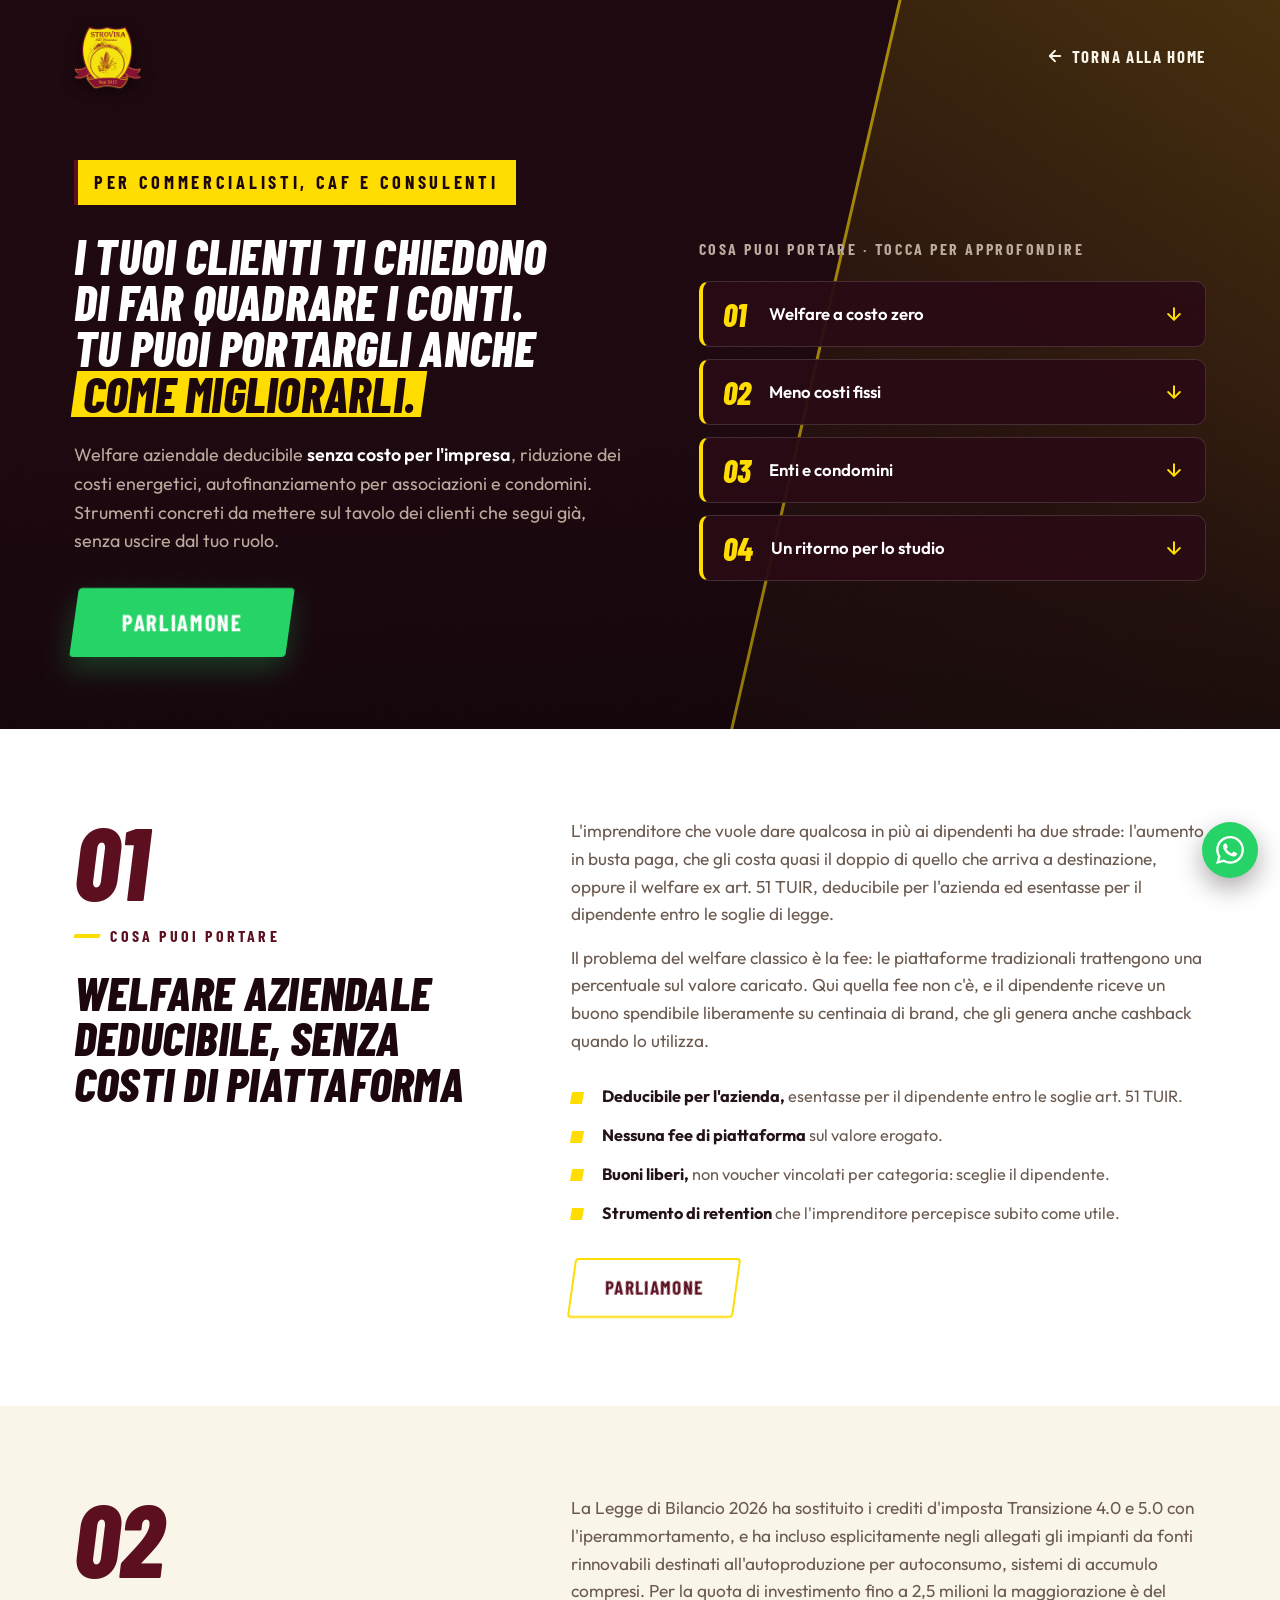
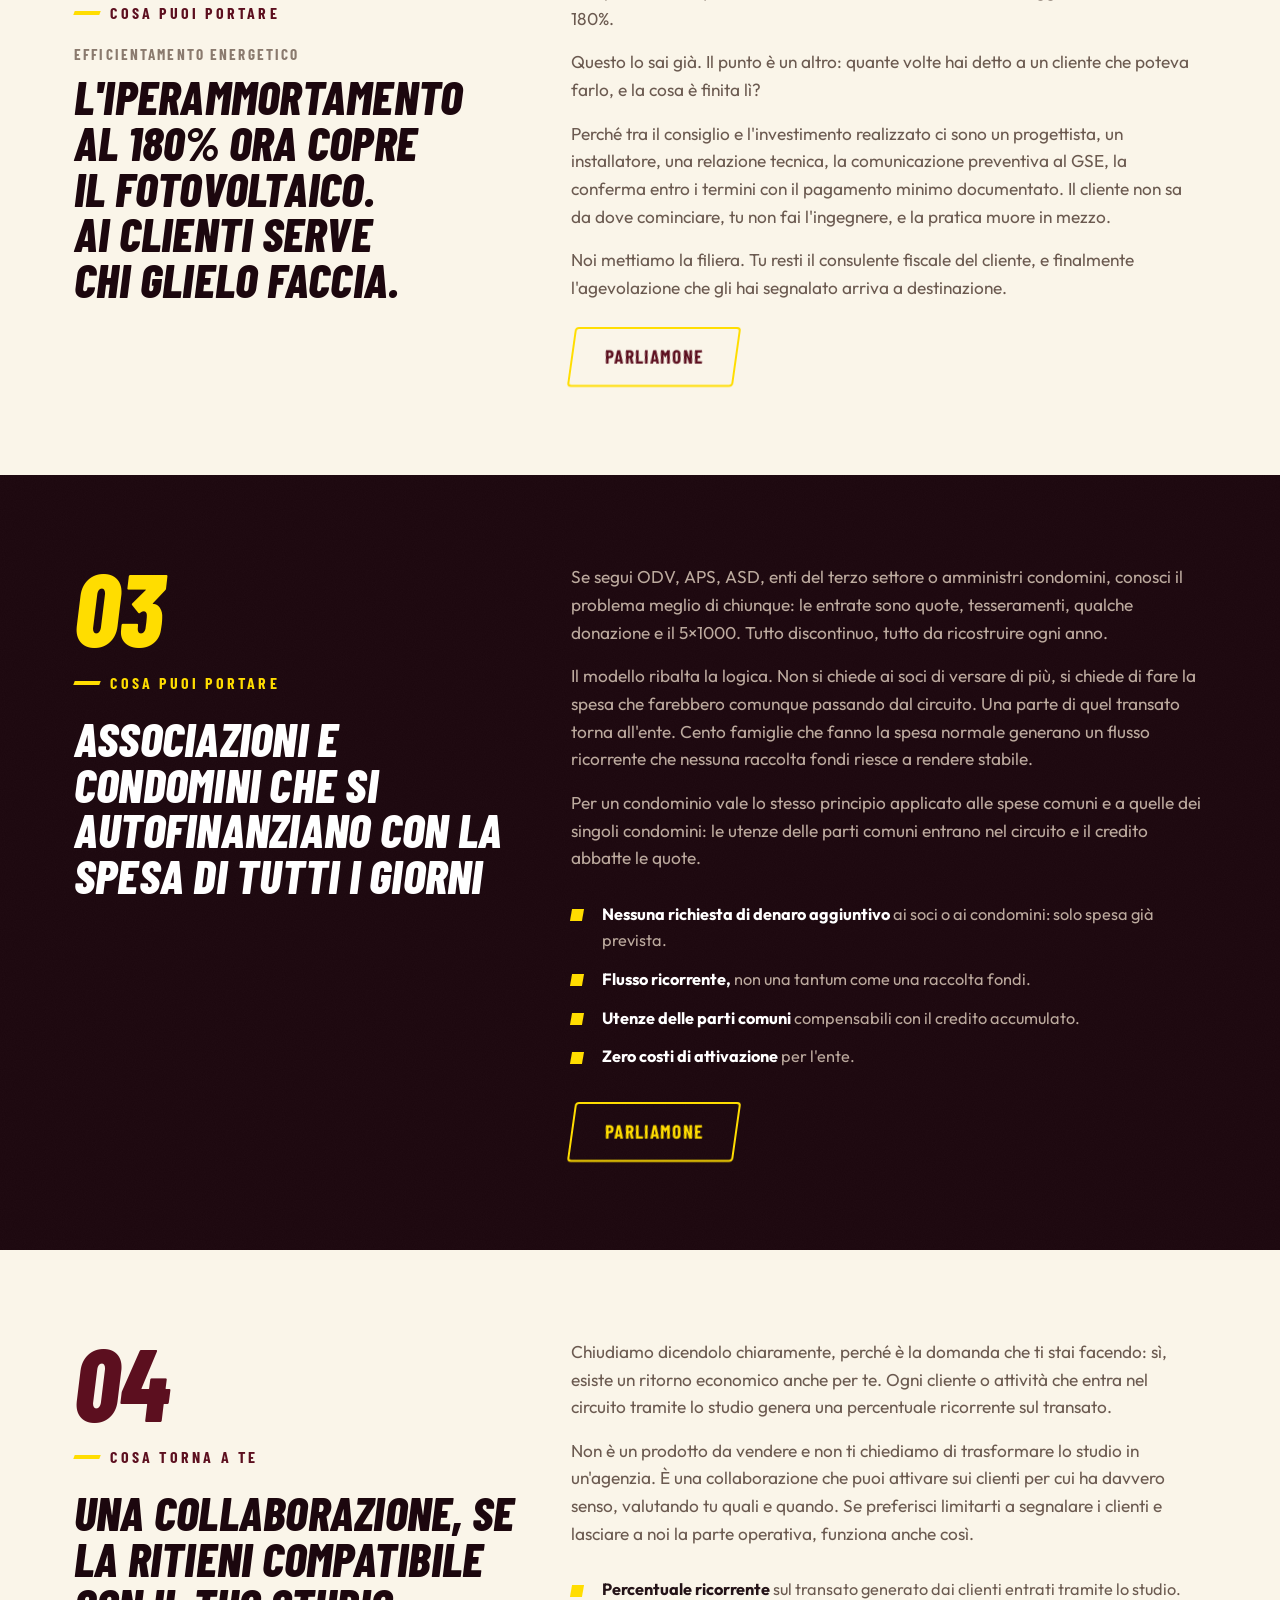
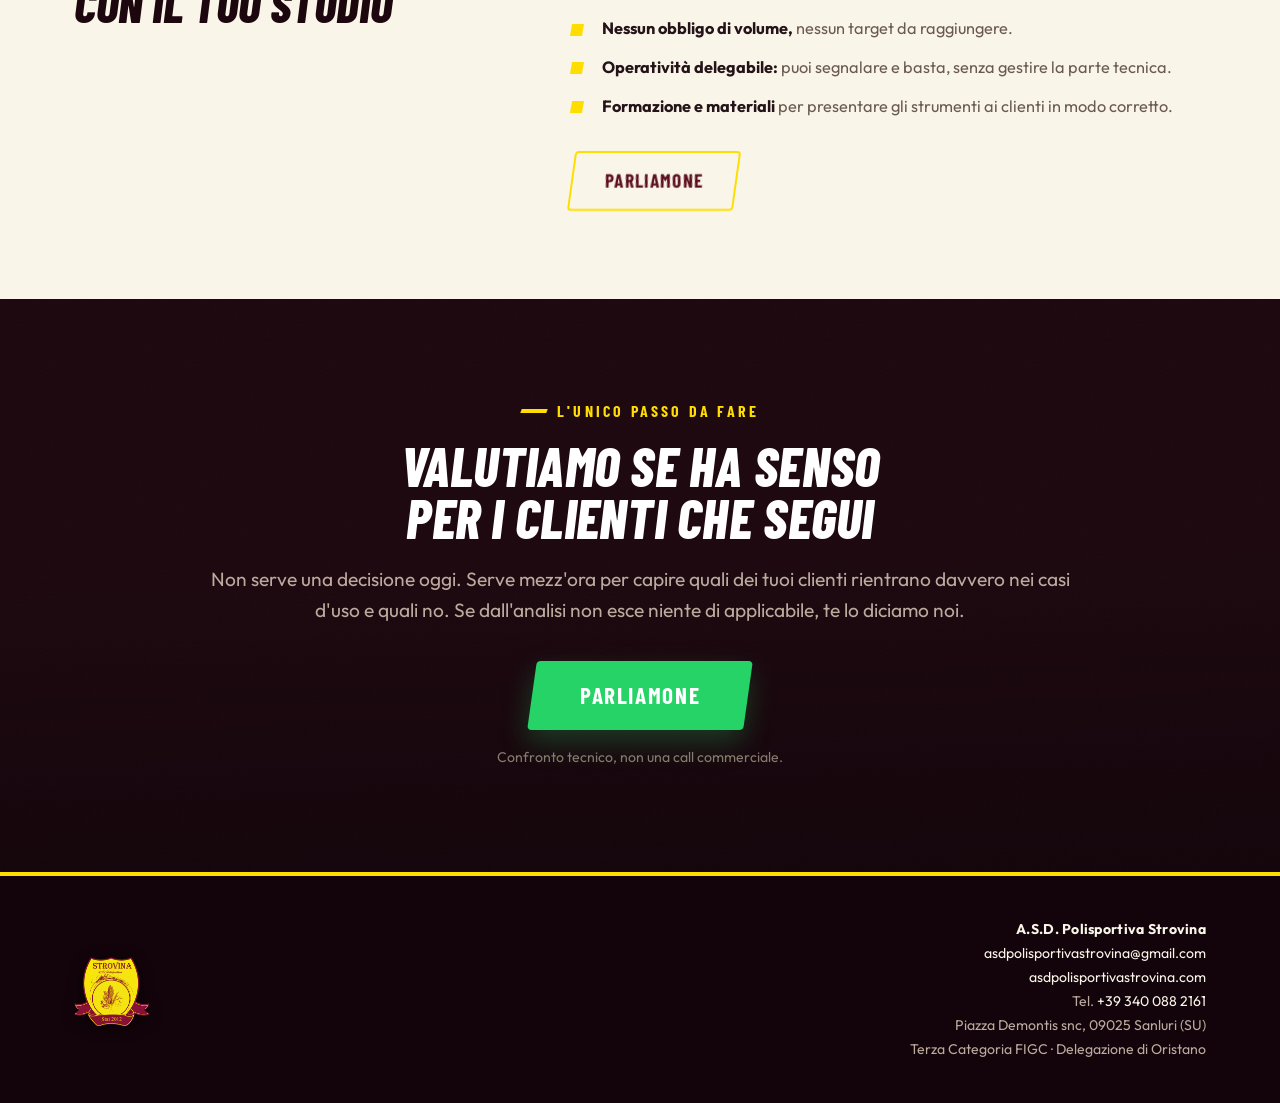
<file: professionisti.html>
<!DOCTYPE html>
<html lang="it">
<head>
  <meta charset="UTF-8">
  <meta name="viewport" content="width=device-width, initial-scale=1.0">
  <title>Per i professionisti — Convenzione Strovina</title>
  <meta name="description" content="Welfare aziendale deducibile senza costi, riduzione dei costi energetici, autofinanziamento per enti e condomini. Strumenti concreti per i clienti che segui già.">
  <!-- pagina in lavorazione: togliere il noindex quando i contenuti sono definitivi -->
  <meta name="robots" content="noindex, nofollow">

  <meta property="og:title" content="Per i professionisti — Convenzione Strovina">
  <meta property="og:description" content="Strumenti concreti da mettere sul tavolo dei clienti che segui già, senza uscire dal tuo ruolo.">
  <meta property="og:type" content="website">

  <link rel="icon" type="image/png" href="assets/img/favicon.png">

  <link rel="preconnect" href="https://fonts.googleapis.com">
  <link rel="preconnect" href="https://fonts.gstatic.com" crossorigin>
  <link href="https://fonts.googleapis.com/css2?family=Barlow+Condensed:ital,wght@0,600;0,700;0,800;1,600;1,700;1,800&family=Outfit:wght@400;500;600;700&display=swap" rel="stylesheet">

  <style>
    /* ============================================================
       1. RESET & BASE  (stessi token della home)
    ============================================================ */
    *, *::before, *::after { box-sizing: border-box; margin: 0; padding: 0; }

    :root {
      --red:        #8E1B30;
      --red-dark:   #5C0F1F;
      --red-soft:   #FFDD00;
      --navy:       #1C070E;
      --navy-deep:  #12040A;
      --navy-soft:  #2A0B15;
      --bg-light:   #ffffff;
      --bg-gray:    #FAF5E9;
      --line:       #E7DCC6;
      --text:       #241318;
      --text-muted: #6B5A50;
      --text-faint: #8A7A6E;
      --on-navy:    #FAF5E9;
      --on-navy-muted: #BCAA9E;
      --whatsapp:   #25D366;
      --whatsapp-dark: #1da851;
      /* accento oro (richiamo card professionisti della home) */
      --gold:       #FFDD00;
      --gold-soft:  #FFDD00;
      --gold-ink:   #5C0F1F;  /* piu scuro, per testo su fondo chiaro */
    }

    html { scroll-behavior: smooth; }
    body {
      font-family: 'Outfit', system-ui, -apple-system, sans-serif;
      color: var(--text);
      background: var(--bg-light);
      line-height: 1.6;
      -webkit-font-smoothing: antialiased;
      text-rendering: optimizeLegibility;
    }
    img { max-width: 100%; display: block; }
    ::selection { background: var(--red); color: #fff; }
    :focus-visible { outline: 3px solid var(--red-soft); outline-offset: 3px; }

    /* ============================================================
       2. UTILITIES
    ============================================================ */
    .container { max-width: 1180px; margin: 0 auto; padding: 0 1.5rem; }
    .container-narrow { max-width: 920px; margin: 0 auto; padding: 0 1.5rem; }

    .eyebrow {
      display: inline-flex;
      align-items: center;
      gap: .65rem;
      font-family: 'Barlow Condensed', sans-serif;
      font-size: 1rem;
      font-weight: 700;
      letter-spacing: .2em;
      text-transform: uppercase;
      color: var(--gold-ink);
      margin-bottom: 1rem;
    }
    .eyebrow::before { content: ""; width: 26px; height: 4px; background: var(--gold); transform: skewX(-20deg); }
    .dark .eyebrow, .final-cta .eyebrow { color: var(--gold-soft); }
    .dark .eyebrow::before, .final-cta .eyebrow::before { background: var(--gold-soft); }

    .grain { position: relative; }
    .grain::after {
      content: "";
      position: absolute;
      inset: 0;
      pointer-events: none;
      opacity: .5;
      background-image: url("data:image/svg+xml,%3Csvg xmlns='http://www.w3.org/2000/svg' width='140' height='140'%3E%3Cfilter id='n'%3E%3CfeTurbulence type='fractalNoise' baseFrequency='0.9' numOctaves='2'/%3E%3CfeColorMatrix values='0 0 0 0 1 0 0 0 0 1 0 0 0 0 1 0 0 0 0.04 0'/%3E%3C/filter%3E%3Crect width='140' height='140' filter='url(%23n)'/%3E%3C/svg%3E");
    }
    .grain > * { position: relative; z-index: 1; }

    /* ============================================================
       3. TYPOGRAPHY
    ============================================================ */
    .display, .h2 {
      font-family: 'Barlow Condensed', sans-serif;
      font-style: italic;
      font-weight: 800;
      text-transform: uppercase;
      line-height: .95;
      letter-spacing: .005em;
      text-wrap: balance;
    }
    .display { font-size: clamp(2.4rem, 4.4vw, 4rem); }
    .h2 { font-size: clamp(1.9rem, 3.8vw, 3rem); color: var(--navy); }
    .dark .h2 { color: #fff; }
    .h3 { font-size: clamp(1.1rem, 1.8vw, 1.25rem); font-weight: 700; line-height: 1.3; color: var(--navy); }
    .dark .h3 { color: #fff; }
    .lead { font-size: clamp(1.05rem, 1.6vw, 1.2rem); color: var(--text-muted); }
    .dark .lead { color: var(--on-navy-muted); }

    .mark-red { display: inline-block; background: var(--gold); color: var(--navy); padding: 0 .18em; transform: skewX(-8deg); }
    .mark-red > span { display: inline-block; transform: skewX(8deg); }

    /* ============================================================
       4. BUTTONS
    ============================================================ */
    .btn {
      display: inline-block;
      font-family: 'Barlow Condensed', sans-serif;
      font-weight: 700;
      font-size: 1.2rem;
      letter-spacing: .07em;
      text-transform: uppercase;
      text-decoration: none;
      padding: .8rem 2rem;
      border-radius: 4px;
      transform: skewX(-8deg);
      transition: background .18s ease, transform .18s ease, box-shadow .18s ease, color .18s ease;
      cursor: pointer;
    }
    .btn > span { display: inline-block; transform: skewX(8deg); }
    .btn:active { transform: skewX(-8deg) scale(.97); }
    .btn-cta { background: var(--red); color: #fff; box-shadow: 0 12px 28px rgba(142, 27, 48, .3); }
    .btn-cta:hover { background: var(--red-dark); transform: skewX(-8deg) translateY(-2px); box-shadow: 0 16px 34px rgba(142, 27, 48, .38); }
    .btn-large { font-size: 1.45rem; padding: 1rem 3rem; }
    @media (max-width: 640px) {
      .btn { font-size: 1.02rem; padding: .7rem 1.4rem; }
      .btn-large { font-size: 1.1rem; padding: .8rem 1.7rem; }
    }
    .btn-whatsapp { background: var(--whatsapp); color: #fff; box-shadow: 0 12px 28px rgba(37, 211, 102, .25); }
    .btn-whatsapp:hover { background: var(--whatsapp-dark); transform: skewX(-8deg) translateY(-2px); }
    /* CTA contorno oro con riempimento (come la card professionisti della home) */
    .btn-gold { background: transparent; color: var(--gold-ink); border: 2px solid var(--gold); }
    .btn-gold:hover { background: var(--gold); color: var(--navy); transform: skewX(-8deg) translateY(-2px); }
    .dark .btn-gold, .hero .btn-gold, .final-cta .btn-gold { color: var(--gold-soft); border-color: var(--gold-soft); }
    .dark .btn-gold:hover, .hero .btn-gold:hover, .final-cta .btn-gold:hover { background: var(--gold-soft); color: var(--navy); }
    .cta-note { margin-top: .9rem; font-size: .88rem; color: var(--text-faint); }
    .dark .cta-note { color: var(--on-navy-muted); }

    /* ============================================================
       5. SECTION BASE
    ============================================================ */
    section { padding: 5.5rem 0; }
    section.gray { background: var(--bg-gray); }
    section.dark { background: var(--navy); color: var(--on-navy); }
    @media (max-width: 768px) { section { padding: 3.4rem 0; } }

    /* ============================================================
       6. BACKBAR
    ============================================================ */
    .backbar { position: absolute; top: 0; left: 0; right: 0; z-index: 3; padding: 1.4rem 0; }
    .backbar .container { display: flex; align-items: center; justify-content: space-between; gap: 1rem; }
    .back-logo { display: inline-block; }
    .back-logo img { height: 68px; width: auto; filter: drop-shadow(0 3px 8px rgba(0,0,0,.45)); }
    .back-link {
      font-family: 'Barlow Condensed', sans-serif;
      font-weight: 700; font-size: 1.05rem; letter-spacing: .1em; text-transform: uppercase;
      color: var(--on-navy); text-decoration: none;
      display: inline-flex; align-items: center; gap: .5rem; transition: color .18s ease;
    }
    .back-link:hover { color: #fff; }
    @media (max-width: 560px) {
      .back-logo img { height: 48px; }
      .back-link span.txt { display: none; }
    }

    /* ============================================================
       7. HERO
    ============================================================ */
    .hero {
      background: linear-gradient(178deg, var(--navy) 55%, var(--navy-deep) 100%);
      padding: 10rem 0 4.5rem;
      overflow: hidden;
      position: relative;
    }
    .hero::before {
      content: "";
      position: absolute;
      top: -30%;
      right: -18%;
      width: 55%;
      height: 170%;
      background: linear-gradient(210deg, rgba(255,221,0,.28) 0%, rgba(255,221,0,.04) 60%, transparent 100%);
      border-left: 3px solid rgba(255,221,0,.5);
      transform: skewX(-13deg);
      pointer-events: none;
    }
    .hero .container { position: relative; z-index: 1; }
    .hero-grid {
      display: grid;
      grid-template-columns: 1.05fr .95fr;
      gap: clamp(2.5rem, 5vw, 4.5rem);
      align-items: center;
    }
    .hero-kicker {
      display: inline-block;
      font-family: 'Barlow Condensed', sans-serif;
      font-weight: 700; font-size: 1.15rem; letter-spacing: .2em; text-transform: uppercase;
      color: var(--navy); background: var(--gold); border-left: 4px solid var(--gold-ink);
      padding: .5rem 1.1rem .5rem 1rem; margin-bottom: 1.7rem;
    }
    .hero h1 { color: #fff; margin-bottom: 1.5rem; font-size: clamp(2.1rem, 3.8vw, 3.5rem); }
    .hero h1 .mark-red { font-size: inherit; }
    .hero .lead { color: var(--on-navy-muted); max-width: 38em; font-size: clamp(1.05rem, 1.4vw, 1.2rem); margin-bottom: 2rem; }
    .hero .lead strong { color: #fff; font-weight: 600; }

    /* indice numerato a destra */
    .hero-index { display: flex; flex-direction: column; gap: .75rem; }
    .hero-index-label {
      font-family: 'Barlow Condensed', sans-serif;
      font-weight: 700; font-size: 1rem; letter-spacing: .16em; text-transform: uppercase;
      color: var(--on-navy-muted); margin-bottom: .5rem;
    }
    .idx-item {
      display: flex;
      align-items: center;
      gap: 1.1rem;
      background: rgba(42, 11, 21, .94);
      border: 1px solid rgba(255,255,255,.14);
      border-left: 4px solid var(--gold);
      border-radius: 10px;
      padding: 1rem 1.3rem;
      text-decoration: none;
      transition: background .18s ease, transform .18s ease, border-color .18s ease;
    }
    .idx-item:hover { background: rgba(255,221,0,.18); transform: translateX(5px); border-left-color: var(--gold-soft); }
    .idx-num {
      font-family: 'Barlow Condensed', sans-serif;
      font-style: italic; font-weight: 800;
      font-size: 2rem; line-height: 1; color: var(--gold-soft); min-width: 2ch;
    }
    .idx-label { color: #fff; font-weight: 600; font-size: 1.05rem; flex: 1; }
    .idx-arrow { color: var(--gold-soft); flex-shrink: 0; transition: transform .18s ease; }
    .idx-item:hover .idx-arrow { transform: translateY(3px); }

    @media (max-width: 900px) { .hero-grid { grid-template-columns: 1fr; gap: 2.4rem; } }
    @media (max-width: 640px) { .hero { padding: 8rem 0 3.4rem; } }

    /* ============================================================
       8. BLOCCHI "COSA PUOI PORTARE"
    ============================================================ */
    .gblock .container { display: grid; grid-template-columns: .82fr 1.18fr; gap: 3.5rem; align-items: start; }
    .gblock-head { position: sticky; top: 2.5rem; }
    .gnum {
      font-family: 'Barlow Condensed', sans-serif;
      font-style: italic; font-weight: 800;
      font-size: clamp(4rem, 8vw, 6.5rem);
      line-height: .85;
      color: var(--gold-ink);
      margin-bottom: 1rem;
    }
    .dark .gnum { color: var(--gold-soft); }
    .gblock-head .h2 { margin-top: .3rem; }

    /* occhiello sopra il titolo del blocco */
    .gblock-occhiello {
      font-family: 'Barlow Condensed', sans-serif;
      font-weight: 700; font-size: .95rem; letter-spacing: .14em; text-transform: uppercase;
      color: var(--text-faint); margin-bottom: .5rem;
    }
    .dark .gblock-occhiello { color: var(--on-navy-muted); }

    .gblock-body > p { color: var(--text-muted); font-size: 1.08rem; max-width: 40em; }
    .gblock-body > p + p { margin-top: 1rem; }
    .dark .gblock-body > p { color: var(--on-navy-muted); }

    /* liste bullet */
    .blist { list-style: none; margin: 1.8rem 0 2rem; display: flex; flex-direction: column; gap: .8rem; }
    .blist li { position: relative; padding-left: 1.9rem; color: var(--text-muted); font-size: 1.02rem; }
    .blist li::before {
      content: "";
      position: absolute; left: 0; top: .52em;
      width: 12px; height: 12px;
      background: var(--gold);
      transform: skewX(-10deg);
    }
    .blist li strong { color: var(--text); }
    .dark .blist li { color: var(--on-navy-muted); }
    .dark .blist li::before { background: var(--gold-soft); }
    .dark .blist li strong { color: #fff; }

    .gblock-cta { margin-top: 1.6rem; }

    @media (max-width: 860px) {
      .gblock .container { grid-template-columns: 1fr; gap: 1.4rem; }
      .gblock-head { position: static; }
      .gnum { margin-bottom: .4rem; }
    }

    /* ============================================================
       9. CTA FINALE
    ============================================================ */
    .final-cta { background: linear-gradient(178deg, var(--navy) 45%, var(--navy-deep) 100%); text-align: center; overflow: hidden; padding: 6rem 0 6.5rem; }
    .final-cta .eyebrow { justify-content: center; }
    .final-cta .h2 { color: #fff; font-size: clamp(2.1rem, 4.4vw, 3.4rem); margin-bottom: 1.3rem; }
    .final-cta .lead { color: var(--on-navy-muted); max-width: 46em; margin: 0 auto 2.2rem; }
    .final-cta .cta-note { margin-top: 1rem; }

    /* ============================================================
       10. FOOTER + WHATSAPP
    ============================================================ */
    footer { background: var(--navy-deep); padding: 2.6rem 0; border-top: 4px solid var(--gold); }
    .footer-inner { display: flex; align-items: center; justify-content: space-between; gap: 1.6rem; flex-wrap: wrap; }
    .footer-logo { display: inline-block; }
    .footer-logo img { height: 76px; width: auto; filter: drop-shadow(0 3px 8px rgba(0,0,0,.45)); }
    .footer-text { color: var(--on-navy-muted); font-size: .88rem; line-height: 1.7; text-align: right; }
    .footer-text a { color: var(--on-navy); text-decoration: none; }
    .footer-text strong { color: var(--on-navy); font-weight: 700; letter-spacing: .02em; }
    .footer-text a:hover { text-decoration: underline; }
    @media (max-width: 640px) {
      .footer-inner { flex-direction: column; }
      .footer-text { text-align: center; }
    }

    .wa-float {
      position: fixed; bottom: 22px; right: 22px; z-index: 50;
      width: 56px; height: 56px; border-radius: 50%;
      background: var(--whatsapp);
      display: flex; align-items: center; justify-content: center;
      box-shadow: 0 10px 26px rgba(18, 4, 10, .35);
      transition: transform .2s ease, background .2s ease;
    }
    .wa-float:hover { transform: scale(1.08); background: var(--whatsapp-dark); }
    .wa-float:active { transform: scale(.96); }
  </style>
</head>
<body>

  <!-- ============ HERO ============ -->
  <section class="hero grain">
    <div class="backbar">
      <div class="container">
        <a class="back-logo" href="/vantaggi" aria-label="Torna alla home della Strovina">
          <img src="assets/img/logo-web.png" alt="Stemma A.S.D. Polisportiva Strovina">
        </a>
        <a class="back-link" href="/vantaggi">
          <svg width="18" height="18" viewBox="0 0 24 24" fill="none" stroke="currentColor" stroke-width="2.4" stroke-linecap="round" stroke-linejoin="round" aria-hidden="true"><path d="M19 12H5M12 19l-7-7 7-7"/></svg>
          <span class="txt">Torna alla home</span>
        </a>
      </div>
    </div>

    <div class="container">
      <div class="hero-grid">
        <div class="hero-copy">
          <span class="hero-kicker">Per commercialisti, CAF e consulenti</span>
          <h1 class="display">I tuoi clienti ti chiedono di far quadrare i conti.<br>Tu puoi portargli anche <span class="mark-red"><span>come migliorarli.</span></span></h1>
          <p class="lead">Welfare aziendale deducibile <strong>senza costo per l'impresa</strong>, riduzione dei costi energetici, autofinanziamento per associazioni e condomini. Strumenti concreti da mettere sul tavolo dei clienti che segui già, senza uscire dal tuo ruolo.</p>
          <!-- TODO: inserire numero WhatsApp -->
          <a href="https://wa.me/393400882161?text=Ciao%2C%20vengo%20dalla%20pagina%20della%20Strovina%20e%20ho%20una%20domanda%20riguardo%20ai%20vantaggi%2C%20grazie%21" class="btn btn-whatsapp btn-large"><span>Parliamone</span></a>
        </div>

        <div class="hero-index">
          <div class="hero-index-label">Cosa puoi portare &middot; tocca per approfondire</div>
          <a class="idx-item" href="#b01">
            <span class="idx-num">01</span>
            <span class="idx-label">Welfare a costo zero</span>
            <svg class="idx-arrow" width="20" height="20" viewBox="0 0 24 24" fill="none" stroke="currentColor" stroke-width="2.4" stroke-linecap="round" stroke-linejoin="round" aria-hidden="true"><path d="M12 5v14M19 12l-7 7-7-7"/></svg>
          </a>
          <a class="idx-item" href="#b02">
            <span class="idx-num">02</span>
            <span class="idx-label">Meno costi fissi</span>
            <svg class="idx-arrow" width="20" height="20" viewBox="0 0 24 24" fill="none" stroke="currentColor" stroke-width="2.4" stroke-linecap="round" stroke-linejoin="round" aria-hidden="true"><path d="M12 5v14M19 12l-7 7-7-7"/></svg>
          </a>
          <a class="idx-item" href="#b03">
            <span class="idx-num">03</span>
            <span class="idx-label">Enti e condomini</span>
            <svg class="idx-arrow" width="20" height="20" viewBox="0 0 24 24" fill="none" stroke="currentColor" stroke-width="2.4" stroke-linecap="round" stroke-linejoin="round" aria-hidden="true"><path d="M12 5v14M19 12l-7 7-7-7"/></svg>
          </a>
          <a class="idx-item" href="#b04">
            <span class="idx-num">04</span>
            <span class="idx-label">Un ritorno per lo studio</span>
            <svg class="idx-arrow" width="20" height="20" viewBox="0 0 24 24" fill="none" stroke="currentColor" stroke-width="2.4" stroke-linecap="round" stroke-linejoin="round" aria-hidden="true"><path d="M12 5v14M19 12l-7 7-7-7"/></svg>
          </a>
        </div>
      </div>
    </div>
  </section>

  <!-- ============ 01 ============ -->
  <section class="gblock" id="b01">
    <div class="container">
      <div class="gblock-head">
        <div class="gnum">01</div>
        <span class="eyebrow">Cosa puoi portare</span>
        <h2 class="h2">Welfare aziendale deducibile, senza costi di piattaforma</h2>
      </div>
      <div class="gblock-body">
        <p>L'imprenditore che vuole dare qualcosa in più ai dipendenti ha due strade: l'aumento in busta paga, che gli costa quasi il doppio di quello che arriva a destinazione, oppure il welfare ex art. 51 TUIR, deducibile per l'azienda ed esentasse per il dipendente entro le soglie di legge.</p>
        <p>Il problema del welfare classico è la fee: le piattaforme tradizionali trattengono una percentuale sul valore caricato. Qui quella fee non c'è, e il dipendente riceve un buono spendibile liberamente su centinaia di brand, che gli genera anche cashback quando lo utilizza.</p>
        <ul class="blist">
          <li><strong>Deducibile per l'azienda,</strong> esentasse per il dipendente entro le soglie art. 51 TUIR.</li>
          <li><strong>Nessuna fee di piattaforma</strong> sul valore erogato.</li>
          <li><strong>Buoni liberi,</strong> non voucher vincolati per categoria: sceglie il dipendente.</li>
          <li><strong>Strumento di retention</strong> che l'imprenditore percepisce subito come utile.</li>
        </ul>
        <div class="gblock-cta">
          <!-- TODO: inserire numero WhatsApp -->
          <a href="https://wa.me/393400882161?text=Ciao%2C%20vengo%20dalla%20pagina%20della%20Strovina%20e%20ho%20una%20domanda%20riguardo%20ai%20vantaggi%2C%20grazie%21" class="btn btn-gold"><span>Parliamone</span></a>
        </div>
      </div>
    </div>
  </section>

  <!-- ============ 02 ============ -->
  <section class="gblock gray" id="b02">
    <div class="container">
      <div class="gblock-head">
        <div class="gnum">02</div>
        <span class="eyebrow">Cosa puoi portare</span>
        <p class="gblock-occhiello">Efficientamento energetico</p>
        <h2 class="h2">L'iperammortamento al 180% ora copre il fotovoltaico. Ai clienti serve chi glielo faccia.</h2>
      </div>
      <div class="gblock-body">
        <!-- NOTA COPY: riferimenti fiscali (Legge di Bilancio 2026, iperammortamento 180%, soglia 2,5 mln) da verificare/aggiornare all'anno in corso prima di andare live. -->
        <p>La Legge di Bilancio 2026 ha sostituito i crediti d'imposta Transizione 4.0 e 5.0 con l'iperammortamento, e ha incluso esplicitamente negli allegati gli impianti da fonti rinnovabili destinati all'autoproduzione per autoconsumo, sistemi di accumulo compresi. Per la quota di investimento fino a 2,5 milioni la maggiorazione è del 180%.</p>
        <p>Questo lo sai già. Il punto è un altro: quante volte hai detto a un cliente che poteva farlo, e la cosa è finita lì?</p>
        <p>Perché tra il consiglio e l'investimento realizzato ci sono un progettista, un installatore, una relazione tecnica, la comunicazione preventiva al GSE, la conferma entro i termini con il pagamento minimo documentato. Il cliente non sa da dove cominciare, tu non fai l'ingegnere, e la pratica muore in mezzo.</p>
        <p>Noi mettiamo la filiera. Tu resti il consulente fiscale del cliente, e finalmente l'agevolazione che gli hai segnalato arriva a destinazione.</p>
        <div class="gblock-cta">
          <!-- TODO: inserire numero WhatsApp -->
          <a href="https://wa.me/393400882161?text=Ciao%2C%20vengo%20dalla%20pagina%20della%20Strovina%20e%20ho%20una%20domanda%20riguardo%20ai%20vantaggi%2C%20grazie%21" class="btn btn-gold"><span>Parliamone</span></a>
        </div>
      </div>
    </div>
  </section>

  <!-- ============ 03 — cavallo di battaglia (dark, in evidenza) ============ -->
  <section class="gblock dark grain" id="b03">
    <div class="container">
      <div class="gblock-head">
        <div class="gnum">03</div>
        <span class="eyebrow">Cosa puoi portare</span>
        <h2 class="h2">Associazioni e condomini che si autofinanziano con la spesa di tutti i giorni</h2>
      </div>
      <div class="gblock-body">
        <p>Se segui ODV, APS, ASD, enti del terzo settore o amministri condomini, conosci il problema meglio di chiunque: le entrate sono quote, tesseramenti, qualche donazione e il 5×1000. Tutto discontinuo, tutto da ricostruire ogni anno.</p>
        <p>Il modello ribalta la logica. Non si chiede ai soci di versare di più, si chiede di fare la spesa che farebbero comunque passando dal circuito. Una parte di quel transato torna all'ente. Cento famiglie che fanno la spesa normale generano un flusso ricorrente che nessuna raccolta fondi riesce a rendere stabile.</p>
        <p>Per un condominio vale lo stesso principio applicato alle spese comuni e a quelle dei singoli condomini: le utenze delle parti comuni entrano nel circuito e il credito abbatte le quote.</p>
        <ul class="blist">
          <li><strong>Nessuna richiesta di denaro aggiuntivo</strong> ai soci o ai condomini: solo spesa già prevista.</li>
          <li><strong>Flusso ricorrente,</strong> non una tantum come una raccolta fondi.</li>
          <li><strong>Utenze delle parti comuni</strong> compensabili con il credito accumulato.</li>
          <li><strong>Zero costi di attivazione</strong> per l'ente.</li>
        </ul>
        <div class="gblock-cta">
          <!-- TODO: inserire numero WhatsApp -->
          <a href="https://wa.me/393400882161?text=Ciao%2C%20vengo%20dalla%20pagina%20della%20Strovina%20e%20ho%20una%20domanda%20riguardo%20ai%20vantaggi%2C%20grazie%21" class="btn btn-gold"><span>Parliamone</span></a>
        </div>
      </div>
    </div>
  </section>

  <!-- ============ 04 — cosa torna a te ============ -->
  <!-- NOTA COPY: la percentuale riconosciuta allo studio va indicata solo se garantibile; altrimenti lasciarla generica come ora. -->
  <section class="gblock gray" id="b04">
    <div class="container">
      <div class="gblock-head">
        <div class="gnum">04</div>
        <span class="eyebrow">Cosa torna a te</span>
        <h2 class="h2">Una collaborazione, se la ritieni compatibile con il tuo studio</h2>
      </div>
      <div class="gblock-body">
        <p>Chiudiamo dicendolo chiaramente, perché è la domanda che ti stai facendo: sì, esiste un ritorno economico anche per te. Ogni cliente o attività che entra nel circuito tramite lo studio genera una percentuale ricorrente sul transato.</p>
        <p>Non è un prodotto da vendere e non ti chiediamo di trasformare lo studio in un'agenzia. È una collaborazione che puoi attivare sui clienti per cui ha davvero senso, valutando tu quali e quando. Se preferisci limitarti a segnalare i clienti e lasciare a noi la parte operativa, funziona anche così.</p>
        <ul class="blist">
          <li><strong>Percentuale ricorrente</strong> sul transato generato dai clienti entrati tramite lo studio.</li>
          <li><strong>Nessun obbligo di volume,</strong> nessun target da raggiungere.</li>
          <li><strong>Operatività delegabile:</strong> puoi segnalare e basta, senza gestire la parte tecnica.</li>
          <li><strong>Formazione e materiali</strong> per presentare gli strumenti ai clienti in modo corretto.</li>
        </ul>
        <div class="gblock-cta">
          <!-- TODO: inserire numero WhatsApp -->
          <a href="https://wa.me/393400882161?text=Ciao%2C%20vengo%20dalla%20pagina%20della%20Strovina%20e%20ho%20una%20domanda%20riguardo%20ai%20vantaggi%2C%20grazie%21" class="btn btn-gold"><span>Parliamone</span></a>
        </div>
      </div>
    </div>
  </section>

  <!-- TODO COPY: valutare un blocco/FAQ sulla trasparenza verso il cliente e la natura del rapporto (conflitto di interessi deontologico). In attesa dei dati sul come viene gestito. -->

  <!-- ============ CTA FINALE ============ -->
  <section class="final-cta grain">
    <div class="container-narrow">
      <span class="eyebrow">L'unico passo da fare</span>
      <h2 class="h2">Valutiamo se ha senso<br>per i clienti che segui</h2>
      <p class="lead">Non serve una decisione oggi. Serve mezz'ora per capire quali dei tuoi clienti rientrano davvero nei casi d'uso e quali no. Se dall'analisi non esce niente di applicabile, te lo diciamo noi.</p>
      <!-- TODO: inserire numero WhatsApp -->
      <a href="https://wa.me/393400882161?text=Ciao%2C%20vengo%20dalla%20pagina%20della%20Strovina%20e%20ho%20una%20domanda%20riguardo%20ai%20vantaggi%2C%20grazie%21" class="btn btn-whatsapp btn-large"><span>Parliamone</span></a>
      <p class="cta-note">Confronto tecnico, non una call commerciale.</p>
    </div>
  </section>

  <!-- ============ FOOTER ============ -->
  <footer>
    <div class="container footer-inner">
      <div class="footer-logo">
        <img src="assets/img/logo-web.png" alt="Stemma A.S.D. Polisportiva Strovina">
      </div>
      <div class="footer-text">
        <strong>A.S.D. Polisportiva Strovina</strong><br>
        <a href="mailto:asdpolisportivastrovina@gmail.com">asdpolisportivastrovina@gmail.com</a><br>
        <a href="/">asdpolisportivastrovina.com</a><br>
        Tel. <a href="tel:+393400882161">+39 340 088 2161</a><br>
        Piazza Demontis snc, 09025 Sanluri (SU)<br>
        Terza Categoria FIGC &middot; Delegazione di Oristano
      </div>
    </div>
  </footer>

  <!-- ============ WHATSAPP FLOTTANTE ============ -->
  <!-- TODO: inserire numero WhatsApp -->
  <a class="wa-float" href="https://wa.me/393400882161?text=Ciao%2C%20vengo%20dalla%20pagina%20della%20Strovina%20e%20ho%20una%20domanda%20riguardo%20ai%20vantaggi%2C%20grazie%21" aria-label="Scrivici su WhatsApp">
    <svg width="28" height="28" viewBox="0 0 24 24" fill="#fff" aria-hidden="true"><path d="M17.472 14.382c-.297-.149-1.758-.867-2.03-.967-.273-.099-.471-.148-.67.15-.197.297-.767.966-.94 1.164-.173.199-.347.223-.644.075-.297-.15-1.255-.463-2.39-1.475-.883-.788-1.48-1.761-1.653-2.059-.173-.297-.018-.458.13-.606.134-.133.297-.347.446-.52.149-.174.198-.298.298-.497.099-.198.05-.371-.025-.52-.075-.149-.669-1.612-.916-2.207-.242-.579-.487-.5-.669-.51-.173-.008-.371-.01-.57-.01-.198 0-.52.074-.792.372-.272.297-1.04 1.016-1.04 2.479 0 1.462 1.065 2.875 1.213 3.074.149.198 2.096 3.2 5.077 4.487.709.306 1.262.489 1.694.625.712.227 1.36.195 1.871.118.571-.085 1.758-.719 2.006-1.413.248-.694.248-1.289.173-1.413-.074-.124-.272-.198-.57-.347m-5.421 7.403h-.004a9.87 9.87 0 0 1-5.031-1.378l-.361-.214-3.741.982.998-3.648-.235-.374a9.86 9.86 0 0 1-1.51-5.26c.001-5.45 4.436-9.884 9.888-9.884 2.64 0 5.122 1.03 6.988 2.898a9.825 9.825 0 0 1 2.893 6.994c-.003 5.45-4.437 9.884-9.885 9.884m8.413-18.297A11.815 11.815 0 0 0 12.05 0C5.495 0 .16 5.335.157 11.892c0 2.096.547 4.142 1.588 5.945L.057 24l6.305-1.654a11.882 11.882 0 0 0 5.683 1.448h.005c6.554 0 11.89-5.335 11.893-11.893a11.821 11.821 0 0 0-3.48-8.413z"/></svg>
  </a>

</body>
</html>
</file>
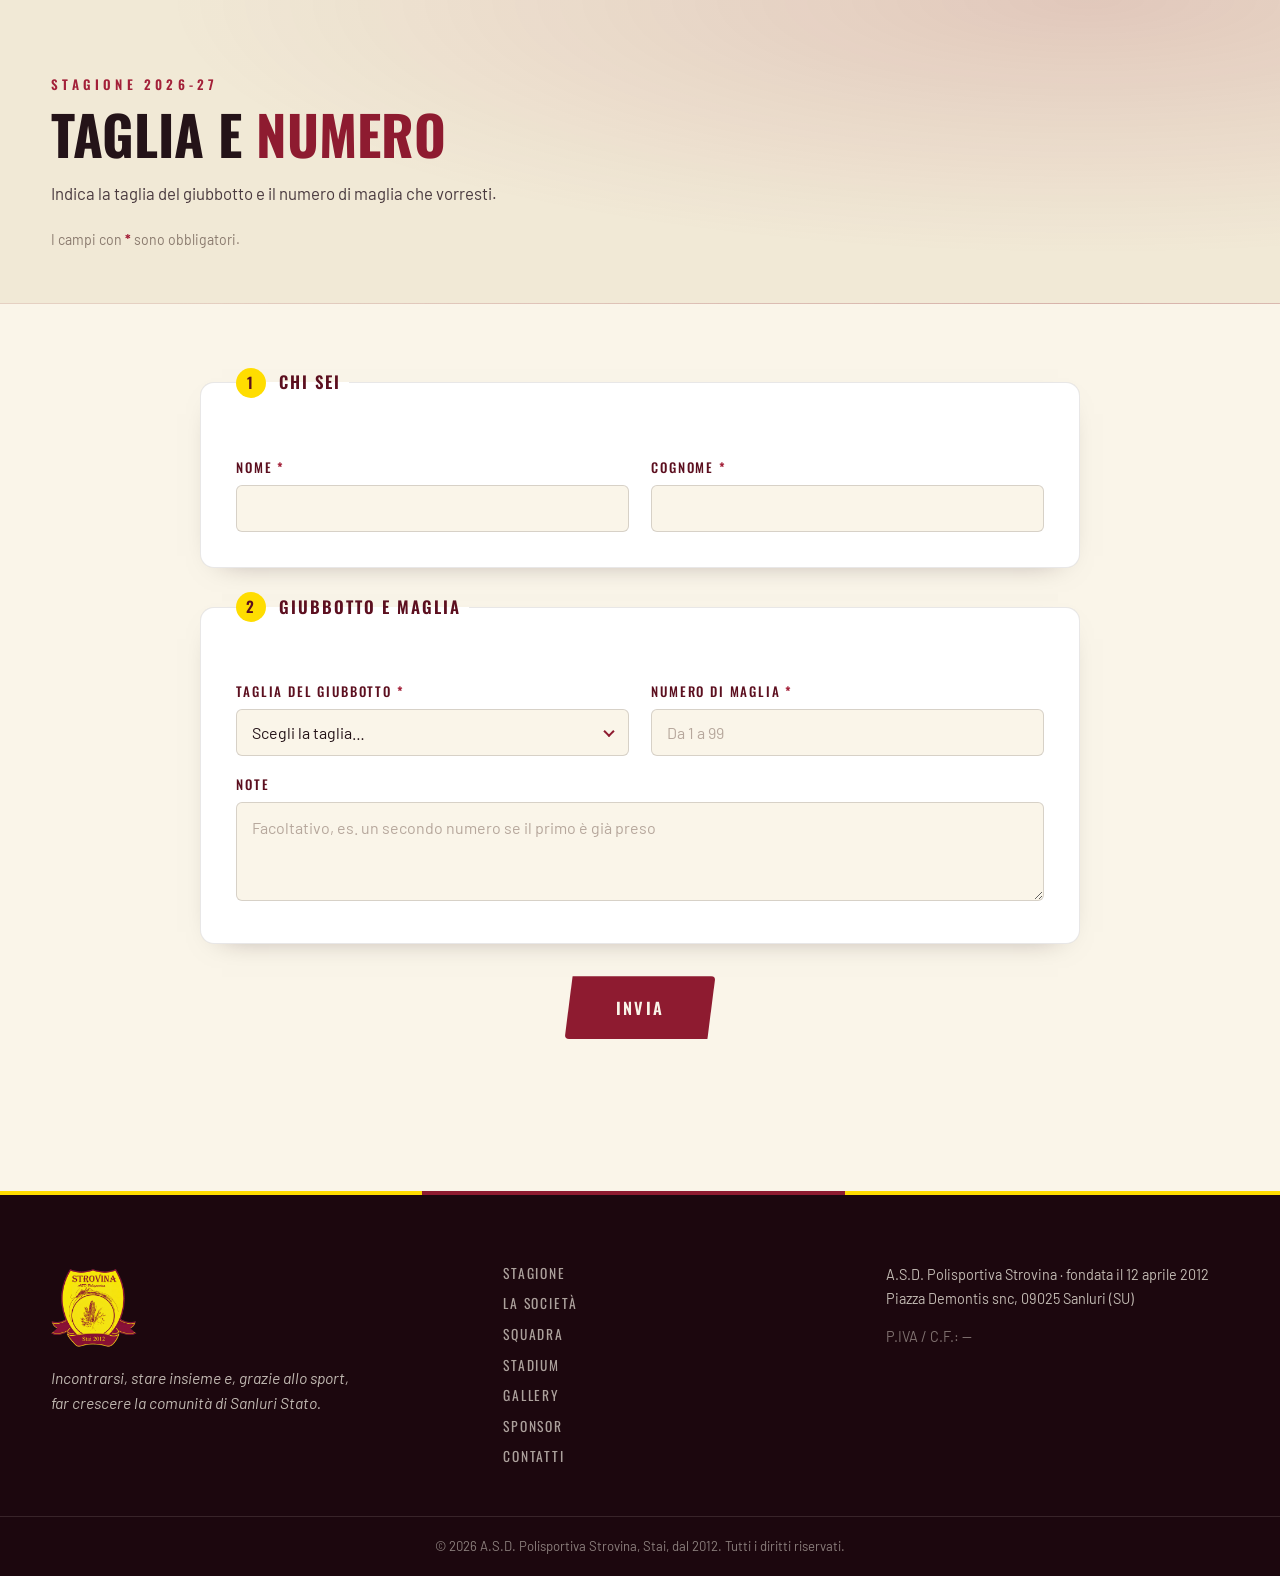
<file: taglie.html>
<!DOCTYPE html>
<html lang="it">
<head>
  <meta charset="UTF-8">
  <meta name="viewport" content="width=device-width, initial-scale=1.0">

  <title>Taglie e numeri di maglia — A.S.D. Polisportiva Strovina</title>
  <meta name="description" content="Modulo per indicare taglia del giubbotto e numero di maglia, A.S.D. Polisportiva Strovina.">
  <!-- pagina di servizio: non deve finire su Google -->
  <meta name="robots" content="noindex, nofollow">
  <meta name="theme-color" content="#8E1B30">

  <link rel="icon" type="image/png" href="assets/img/favicon.png">
  <link rel="apple-touch-icon" href="assets/img/favicon.png">

  <link rel="preconnect" href="https://fonts.googleapis.com">
  <link rel="preconnect" href="https://fonts.gstatic.com" crossorigin>
  <link href="https://fonts.googleapis.com/css2?family=Oswald:wght@400;500;600;700&family=Barlow:ital,wght@0,400;0,500;0,600;0,700;1,400&display=swap" rel="stylesheet">

  <link rel="stylesheet" href="css/style.css">
  <link rel="stylesheet" href="css/tesseramento.css">
</head>
<body class="page-form">

  <main id="top">

    <!-- ══════════════ INTRO ══════════════ -->
    <section class="form-hero">
      <div class="container">
        <p class="section__kicker reveal">Stagione 2026-27</p>
        <h1 class="form-hero__title reveal">Taglia e <em>numero</em></h1>
        <p class="form-hero__sub reveal">
          Indica la taglia del giubbotto e il numero di maglia che vorresti.
        </p>
        <p class="form-hero__hint reveal">I campi con <span class="req-mark">*</span> sono obbligatori.</p>
      </div>
    </section>

    <!-- ══════════════ FORM ══════════════ -->
    <section class="section section--cream form-section">
      <div class="container container--narrow">

        <form class="tform" id="tform" novalidate>

          <!-- ─── Chi sei ─── -->
          <fieldset class="tform__group reveal">
            <legend class="tform__legend"><span class="tform__step">1</span> Chi sei</legend>

            <div class="tform__row">
              <div class="field">
                <label for="nome">Nome <span class="req-mark">*</span></label>
                <input type="text" id="nome" name="nome" autocomplete="given-name" required maxlength="60">
                <p class="field__error" data-error-for="nome"></p>
              </div>
              <div class="field">
                <label for="cognome">Cognome <span class="req-mark">*</span></label>
                <input type="text" id="cognome" name="cognome" autocomplete="family-name" required maxlength="60">
                <p class="field__error" data-error-for="cognome"></p>
              </div>
            </div>
          </fieldset>

          <!-- ─── Taglia e numero ─── -->
          <fieldset class="tform__group reveal">
            <legend class="tform__legend"><span class="tform__step">2</span> Giubbotto e maglia</legend>

            <div class="tform__row">
              <div class="field">
                <label for="tagliaGiubbotto">Taglia del giubbotto <span class="req-mark">*</span></label>
                <div class="select-wrap">
                  <select id="tagliaGiubbotto" name="tagliaGiubbotto" required>
                    <option value="" selected disabled>Scegli la taglia…</option>
                    <option>XS</option>
                    <option>S</option>
                    <option>M</option>
                    <option>L</option>
                    <option>XL</option>
                    <option>XXL</option>
                    <option>XXXL</option>
                  </select>
                </div>
                <p class="field__error" data-error-for="tagliaGiubbotto"></p>
              </div>
              <div class="field">
                <label for="numeroMaglia">Numero di maglia <span class="req-mark">*</span></label>
                <input type="text" id="numeroMaglia" name="numeroMaglia" required
                       inputmode="numeric" autocomplete="off" maxlength="2" placeholder="Da 1 a 99">
                <p class="field__error" data-error-for="numeroMaglia"></p>
              </div>
            </div>

            <div class="field">
              <label for="note">Note</label>
              <textarea id="note" name="note" rows="3" maxlength="500"
                        placeholder="Facoltativo, es. un secondo numero se il primo è già preso"></textarea>
            </div>
          </fieldset>

          <!-- honeypot: invisibile a te, irresistibile per i bot -->
          <div class="hp" aria-hidden="true">
            <label for="sitoWeb">Non compilare questo campo</label>
            <input type="text" id="sitoWeb" name="sitoWeb" tabindex="-1" autocomplete="off">
          </div>

          <!-- ─── Invio ─── -->
          <div class="tform__submit reveal">
            <button type="submit" class="btn btn--amaranto btn--big" id="submitBtn">
              <span class="btn__label">Invia</span>
              <span class="btn__spinner" aria-hidden="true"></span>
            </button>
            <p class="tform__status" id="formStatus" role="status" aria-live="polite"></p>
          </div>
        </form>

        <!-- ─── Schermata di conferma ─── -->
        <div class="tform-done" id="formDone" hidden>
          <div class="tform-done__badge" aria-hidden="true">
            <svg viewBox="0 0 24 24" fill="none" stroke="currentColor" stroke-width="2.2" stroke-linecap="round" stroke-linejoin="round"><path d="M20 6L9 17l-5-5"/></svg>
          </div>
          <h2>Ricevuto</h2>
          <p id="doneMsg">Taglia e numero sono arrivati alla segreteria della Strovina.</p>
          <div class="tform-done__actions">
            <a class="btn btn--ghost-dark" href="/">Torna al sito</a>
            <button type="button" class="btn btn--giallo" id="againBtn">Compila per un'altra persona</button>
          </div>
        </div>

      </div>
    </section>
  </main>

  <!-- ══════════════ FOOTER ══════════════ -->
  <footer class="footer">
    <div class="container footer__inner">
      <div class="footer__brand">
        <img src="assets/img/logo-web.png" alt="Stemma A.S.D. Polisportiva Strovina" width="86" height="86" loading="lazy">
        <p class="footer__motto">Incontrarsi, stare insieme e, grazie allo sport,<br>far crescere la comunità di Sanluri Stato.</p>
      </div>
      <nav class="footer__nav" aria-label="Navigazione footer">
        <a href="index.html#stagione">Stagione</a>
        <a href="index.html#societa">La Società</a>
        <a href="index.html#squadra">Squadra</a>
        <a href="index.html#stadium">Stadium</a>
        <a href="index.html#gallery">Gallery</a>
        <a href="index.html#sponsor">Sponsor</a>
        <a href="index.html#contatti">Contatti</a>
      </nav>
      <div class="footer__meta">
        <p>A.S.D. Polisportiva Strovina · fondata il 12 aprile 2012<br>
        Piazza Demontis snc, 09025 Sanluri (SU)</p>
        <p class="footer__fiscal">P.IVA / C.F.: —</p>
      </div>
    </div>
    <div class="footer__bar">
      <p>© <span id="year">2026</span> A.S.D. Polisportiva Strovina, Stai, dal 2012. Tutti i diritti riservati.</p>
    </div>
  </footer>

  <button class="to-top" id="toTop" aria-label="Torna in cima">↑</button>

  <script src="js/main.js"></script>
  <script src="js/taglie.js"></script>
</body>
</html>
</file>
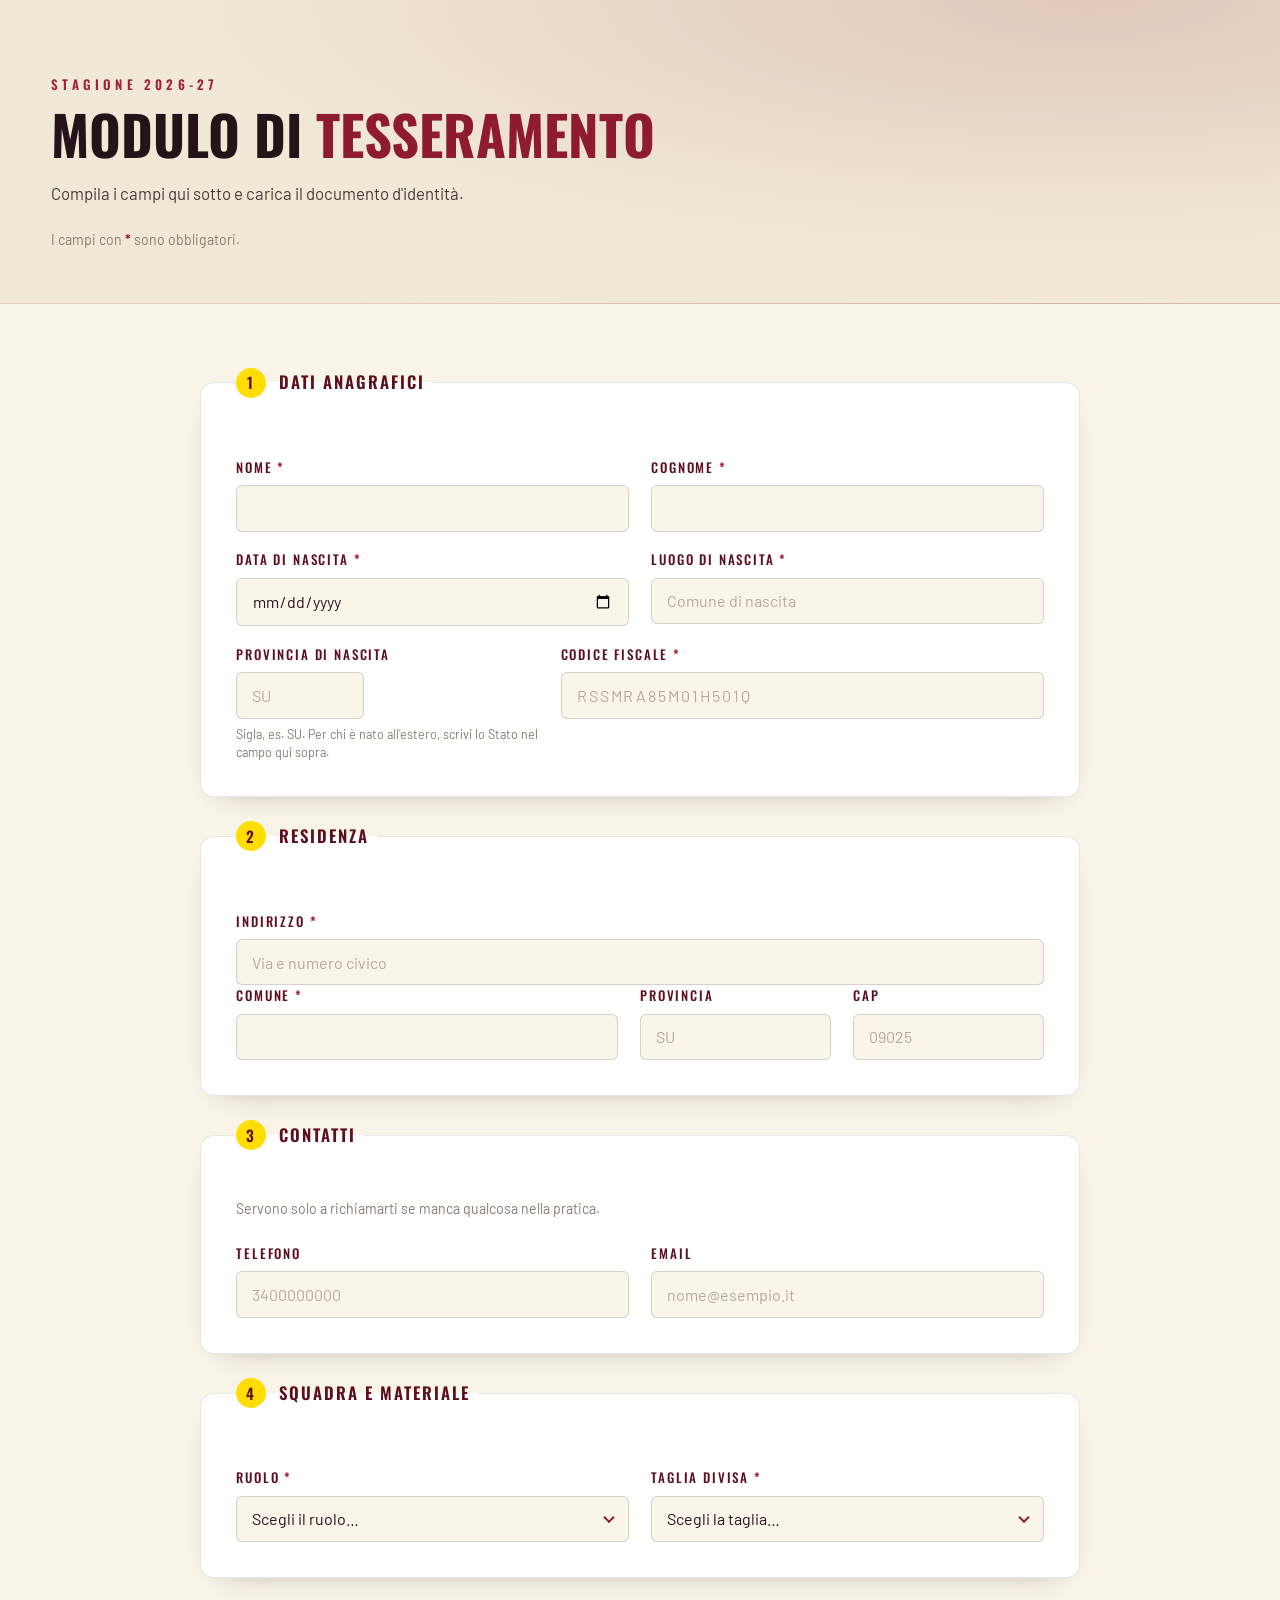
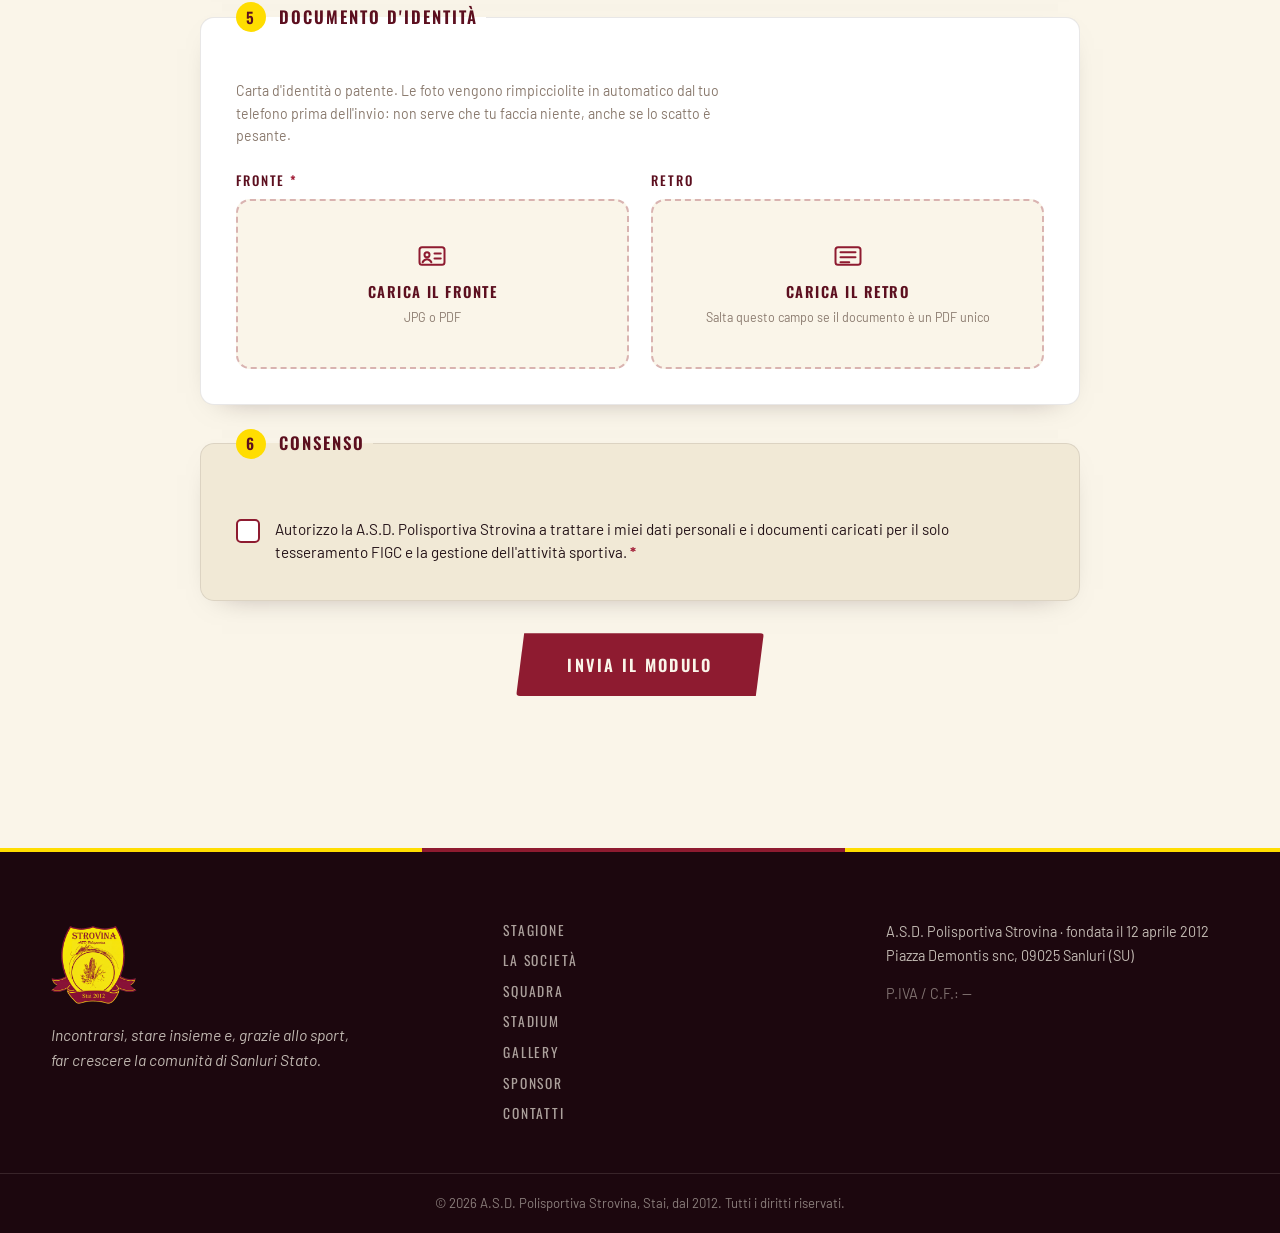
<file: tesseramento.html>
<!DOCTYPE html>
<html lang="it">
<head>
  <meta charset="UTF-8">
  <meta name="viewport" content="width=device-width, initial-scale=1.0">

  <title>Modulo di tesseramento — A.S.D. Polisportiva Strovina</title>
  <meta name="description" content="Modulo per la raccolta dei dati di tesseramento della A.S.D. Polisportiva Strovina.">
  <!-- pagina di servizio: non deve finire su Google -->
  <meta name="robots" content="noindex, nofollow">
  <meta name="theme-color" content="#8E1B30">

  <link rel="icon" type="image/png" href="assets/img/favicon.png">
  <link rel="apple-touch-icon" href="assets/img/favicon.png">

  <link rel="preconnect" href="https://fonts.googleapis.com">
  <link rel="preconnect" href="https://fonts.gstatic.com" crossorigin>
  <link href="https://fonts.googleapis.com/css2?family=Oswald:wght@400;500;600;700&family=Barlow:ital,wght@0,400;0,500;0,600;0,700;1,400&display=swap" rel="stylesheet">

  <link rel="stylesheet" href="css/style.css">
  <link rel="stylesheet" href="css/tesseramento.css">
</head>
<body class="page-form">

  <main id="top">

    <!-- ══════════════ INTRO ══════════════ -->
    <section class="form-hero">
      <div class="container">
        <p class="section__kicker reveal">Stagione 2026-27</p>
        <h1 class="form-hero__title reveal">Modulo di <em>tesseramento</em></h1>
        <p class="form-hero__sub reveal">
          Compila i campi qui sotto e carica il documento d'identità.
        </p>
        <p class="form-hero__hint reveal">I campi con <span class="req-mark">*</span> sono obbligatori.</p>
      </div>
    </section>

    <!-- ══════════════ FORM ══════════════ -->
    <section class="section section--cream form-section">
      <div class="container container--narrow">

        <form class="tform" id="tform" novalidate>

          <!-- ─── Anagrafica ─── -->
          <fieldset class="tform__group reveal">
            <legend class="tform__legend"><span class="tform__step">1</span> Dati anagrafici</legend>

            <div class="tform__row">
              <div class="field">
                <label for="nome">Nome <span class="req-mark">*</span></label>
                <input type="text" id="nome" name="nome" autocomplete="given-name" required maxlength="60">
                <p class="field__error" data-error-for="nome"></p>
              </div>
              <div class="field">
                <label for="cognome">Cognome <span class="req-mark">*</span></label>
                <input type="text" id="cognome" name="cognome" autocomplete="family-name" required maxlength="60">
                <p class="field__error" data-error-for="cognome"></p>
              </div>
            </div>

            <div class="tform__row">
              <div class="field">
                <label for="dataNascita">Data di nascita <span class="req-mark">*</span></label>
                <input type="date" id="dataNascita" name="dataNascita" autocomplete="bday" required min="1930-01-01">
                <p class="field__error" data-error-for="dataNascita"></p>
              </div>
              <div class="field">
                <label for="luogoNascita">Luogo di nascita <span class="req-mark">*</span></label>
                <input type="text" id="luogoNascita" name="luogoNascita" placeholder="Comune di nascita" required maxlength="80">
                <p class="field__error" data-error-for="luogoNascita"></p>
              </div>
            </div>

            <div class="tform__row tform__row--1-2">
              <div class="field">
                <label for="provNascita">Provincia di nascita</label>
                <input type="text" id="provNascita" name="provNascita" placeholder="SU" maxlength="2" class="input--upper input--short">
                <p class="field__hint">Sigla, es. SU. Per chi è nato all'estero, scrivi lo Stato nel campo qui sopra.</p>
              </div>
              <div class="field">
                <label for="codiceFiscale">Codice fiscale <span class="req-mark">*</span></label>
                <input type="text" id="codiceFiscale" name="codiceFiscale" required
                       class="input--upper input--mono" autocomplete="off" autocapitalize="characters"
                       spellcheck="false" placeholder="RSSMRA85M01H501Q">
                <p class="field__error" data-error-for="codiceFiscale"></p>
              </div>
            </div>
          </fieldset>

          <!-- ─── Residenza ─── -->
          <fieldset class="tform__group reveal">
            <legend class="tform__legend"><span class="tform__step">2</span> Residenza</legend>

            <div class="field">
              <label for="indirizzo">Indirizzo <span class="req-mark">*</span></label>
              <input type="text" id="indirizzo" name="indirizzo" placeholder="Via e numero civico" autocomplete="street-address" required maxlength="120">
              <p class="field__error" data-error-for="indirizzo"></p>
            </div>

            <div class="tform__row tform__row--3">
              <div class="field">
                <label for="comune">Comune <span class="req-mark">*</span></label>
                <input type="text" id="comune" name="comune" autocomplete="address-level2" required maxlength="80">
                <p class="field__error" data-error-for="comune"></p>
              </div>
              <div class="field">
                <label for="provincia">Provincia</label>
                <input type="text" id="provincia" name="provincia" placeholder="SU" maxlength="2" class="input--upper">
              </div>
              <div class="field">
                <label for="cap">CAP</label>
                <input type="text" id="cap" name="cap" placeholder="09025" inputmode="numeric" maxlength="5" autocomplete="postal-code">
                <p class="field__error" data-error-for="cap"></p>
              </div>
            </div>
          </fieldset>

          <!-- ─── Contatti ─── -->
          <fieldset class="tform__group reveal">
            <legend class="tform__legend"><span class="tform__step">3</span> Contatti</legend>
            <p class="tform__note">Servono solo a richiamarti se manca qualcosa nella pratica.</p>

            <div class="tform__row">
              <div class="field">
                <label for="telefono">Telefono</label>
                <!-- niente maxlength: conterebbe i caratteri, non le cifre, e su un
                     incolla tipo "+39 340 088 2161" taglierebbe via meta' numero.
                     Il tetto di 12 cifre lo mette tesseramento.js -->
                <input type="tel" id="telefono" name="telefono" placeholder="3400000000"
                       autocomplete="tel" inputmode="numeric">
              </div>
              <div class="field">
                <label for="email">Email</label>
                <input type="email" id="email" name="email" placeholder="nome@esempio.it" autocomplete="email" maxlength="120">
                <p class="field__error" data-error-for="email"></p>
              </div>
            </div>
          </fieldset>

          <!-- ─── Squadra ─── -->
          <fieldset class="tform__group reveal">
            <legend class="tform__legend"><span class="tform__step">4</span> Squadra e materiale</legend>

            <div class="tform__row">
              <div class="field">
                <label for="ruolo">Ruolo <span class="req-mark">*</span></label>
                <div class="select-wrap">
                  <select id="ruolo" name="ruolo" required>
                    <option value="" selected disabled>Scegli il ruolo…</option>
                    <option>Portiere</option>
                    <option>Difensore</option>
                    <option>Centrocampista</option>
                    <option>Attaccante</option>
                    <option>Allenatore</option>
                    <option>Dirigente</option>
                    <option>Staff</option>
                  </select>
                </div>
                <p class="field__error" data-error-for="ruolo"></p>
              </div>
              <div class="field">
                <label for="taglia">Taglia divisa <span class="req-mark">*</span></label>
                <div class="select-wrap">
                  <select id="taglia" name="taglia" required>
                    <option value="" selected disabled>Scegli la taglia…</option>
                    <option>XS</option>
                    <option>S</option>
                    <option>M</option>
                    <option>L</option>
                    <option>XL</option>
                    <option>XXL</option>
                    <option>XXXL</option>
                  </select>
                </div>
                <p class="field__error" data-error-for="taglia"></p>
              </div>
            </div>
          </fieldset>

          <!-- ─── Documento ─── -->
          <fieldset class="tform__group reveal">
            <legend class="tform__legend"><span class="tform__step">5</span> Documento d'identità</legend>
            <p class="tform__note">
              Carta d'identità o patente. Le foto vengono rimpicciolite in automatico dal tuo telefono
              prima dell'invio: non serve che tu faccia niente, anche se lo scatto è pesante.
            </p>

            <div class="tform__row">
              <!-- Documento fronte -->
              <div class="field field--file">
                <label for="docFronte">Fronte <span class="req-mark">*</span></label>
                <div class="dropzone" data-drop-for="docFronte">
                  <input type="file" id="docFronte" name="docFronte" accept="image/*,application/pdf" required>
                  <div class="dropzone__empty">
                    <svg viewBox="0 0 24 24" fill="none" stroke="currentColor" stroke-width="1.6" stroke-linecap="round" stroke-linejoin="round" aria-hidden="true"><rect x="2" y="5" width="20" height="14" rx="2"/><circle cx="8" cy="11" r="2"/><path d="M14 10h5M14 14h5M4.5 17c.8-1.7 2-2.5 3.5-2.5s2.7.8 3.5 2.5"/></svg>
                    <strong>Carica il fronte</strong>
                    <span>JPG o PDF</span>
                  </div>
                  <div class="dropzone__preview" hidden>
                    <img alt="Anteprima del fronte del documento caricato">
                    <div class="dropzone__meta"><strong class="dropzone__name"></strong><span class="dropzone__size"></span></div>
                    <button type="button" class="dropzone__clear" aria-label="Rimuovi il file">✕</button>
                  </div>
                </div>
                <p class="field__error" data-error-for="docFronte"></p>
              </div>

              <!-- Documento retro -->
              <div class="field field--file">
                <label for="docRetro">Retro</label>
                <div class="dropzone" data-drop-for="docRetro">
                  <input type="file" id="docRetro" name="docRetro" accept="image/*,application/pdf">
                  <div class="dropzone__empty">
                    <svg viewBox="0 0 24 24" fill="none" stroke="currentColor" stroke-width="1.6" stroke-linecap="round" stroke-linejoin="round" aria-hidden="true"><rect x="2" y="5" width="20" height="14" rx="2"/><path d="M6 9h12M6 13h12M6 17h7"/></svg>
                    <strong>Carica il retro</strong>
                    <span>Salta questo campo se il documento è un PDF unico</span>
                  </div>
                  <div class="dropzone__preview" hidden>
                    <img alt="Anteprima del retro del documento caricato">
                    <div class="dropzone__meta"><strong class="dropzone__name"></strong><span class="dropzone__size"></span></div>
                    <button type="button" class="dropzone__clear" aria-label="Rimuovi il file">✕</button>
                  </div>
                </div>
                <p class="field__error" data-error-for="docRetro"></p>
              </div>
            </div>
          </fieldset>

          <!-- ─── Consenso ─── -->
          <fieldset class="tform__group tform__group--consent reveal">
            <legend class="tform__legend"><span class="tform__step">6</span> Consenso</legend>

            <label class="check" for="privacy">
              <input type="checkbox" id="privacy" name="privacy" required>
              <span class="check__box" aria-hidden="true"></span>
              <span class="check__text">
                Autorizzo la A.S.D. Polisportiva Strovina a trattare i miei dati personali e i documenti
                caricati per il solo tesseramento FIGC e la gestione dell'attività sportiva.
                <span class="req-mark">*</span>
              </span>
            </label>
            <p class="field__error" data-error-for="privacy"></p>
          </fieldset>

          <!-- honeypot: invisibile a te, irresistibile per i bot -->
          <div class="hp" aria-hidden="true">
            <label for="sitoWeb">Non compilare questo campo</label>
            <input type="text" id="sitoWeb" name="sitoWeb" tabindex="-1" autocomplete="off">
          </div>

          <!-- ─── Invio ─── -->
          <div class="tform__submit reveal">
            <button type="submit" class="btn btn--amaranto btn--big" id="submitBtn">
              <span class="btn__label">Invia il modulo</span>
              <span class="btn__spinner" aria-hidden="true"></span>
            </button>
            <p class="tform__status" id="formStatus" role="status" aria-live="polite"></p>
          </div>
        </form>

        <!-- ─── Schermata di conferma ─── -->
        <div class="tform-done" id="formDone" hidden>
          <div class="tform-done__badge" aria-hidden="true">
            <svg viewBox="0 0 24 24" fill="none" stroke="currentColor" stroke-width="2.2" stroke-linecap="round" stroke-linejoin="round"><path d="M20 6L9 17l-5-5"/></svg>
          </div>
          <h2>Modulo inviato</h2>
          <p id="doneMsg">I tuoi dati sono arrivati alla segreteria della Strovina. Ti contattiamo noi se serve altro.</p>
          <div class="tform-done__actions">
            <a class="btn btn--ghost-dark" href="/">Torna al sito</a>
            <button type="button" class="btn btn--giallo" id="againBtn">Compila un altro modulo</button>
          </div>
        </div>

      </div>
    </section>
  </main>

  <!-- ══════════════ FOOTER ══════════════ -->
  <footer class="footer">
    <div class="container footer__inner">
      <div class="footer__brand">
        <img src="assets/img/logo-web.png" alt="Stemma A.S.D. Polisportiva Strovina" width="86" height="86" loading="lazy">
        <p class="footer__motto">Incontrarsi, stare insieme e, grazie allo sport,<br>far crescere la comunità di Sanluri Stato.</p>
      </div>
      <nav class="footer__nav" aria-label="Navigazione footer">
        <a href="index.html#stagione">Stagione</a>
        <a href="index.html#societa">La Società</a>
        <a href="index.html#squadra">Squadra</a>
        <a href="index.html#stadium">Stadium</a>
        <a href="index.html#gallery">Gallery</a>
        <a href="index.html#sponsor">Sponsor</a>
        <a href="index.html#contatti">Contatti</a>
      </nav>
      <div class="footer__meta">
        <p>A.S.D. Polisportiva Strovina · fondata il 12 aprile 2012<br>
        Piazza Demontis snc, 09025 Sanluri (SU)</p>
        <p class="footer__fiscal">P.IVA / C.F.: —</p>
      </div>
    </div>
    <div class="footer__bar">
      <p>© <span id="year">2026</span> A.S.D. Polisportiva Strovina, Stai, dal 2012. Tutti i diritti riservati.</p>
    </div>
  </footer>

  <button class="to-top" id="toTop" aria-label="Torna in cima">↑</button>

  <script src="js/main.js"></script>
  <script src="js/tesseramento.js"></script>
</body>
</html>
</file>
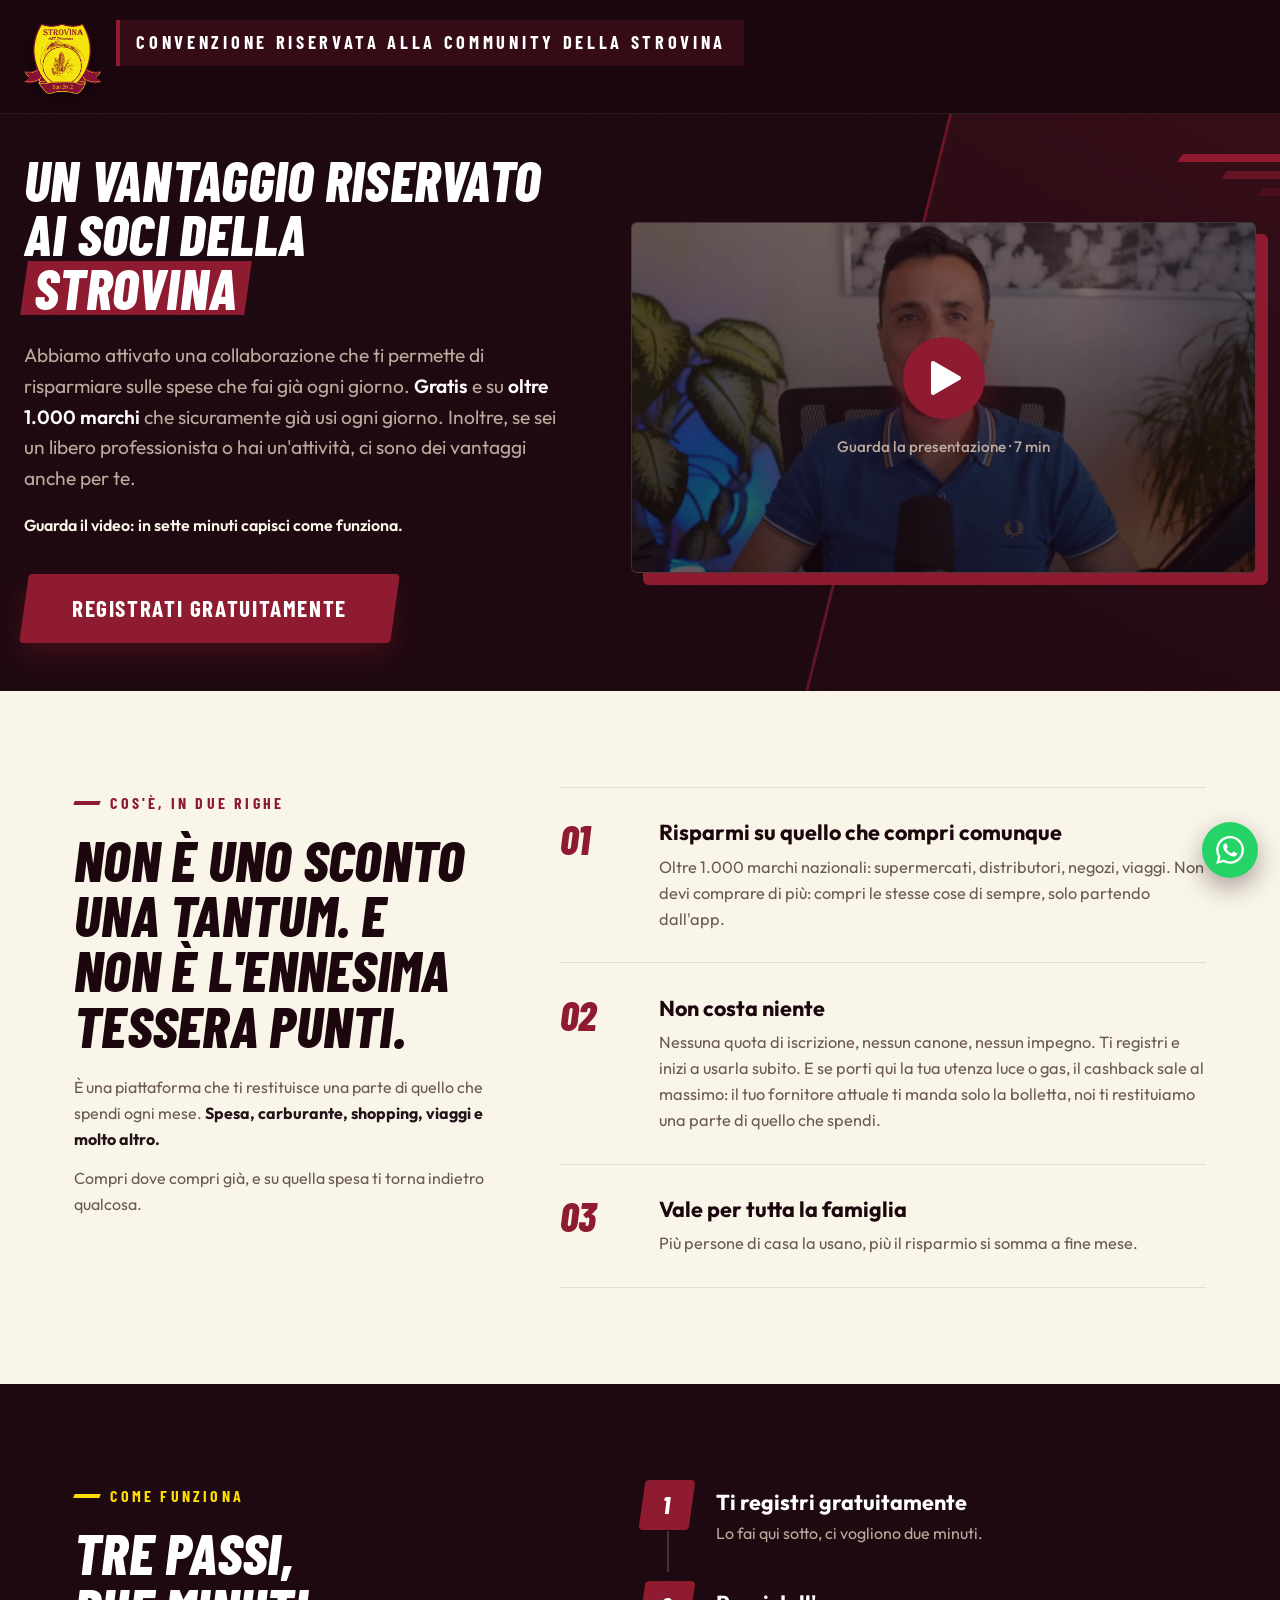
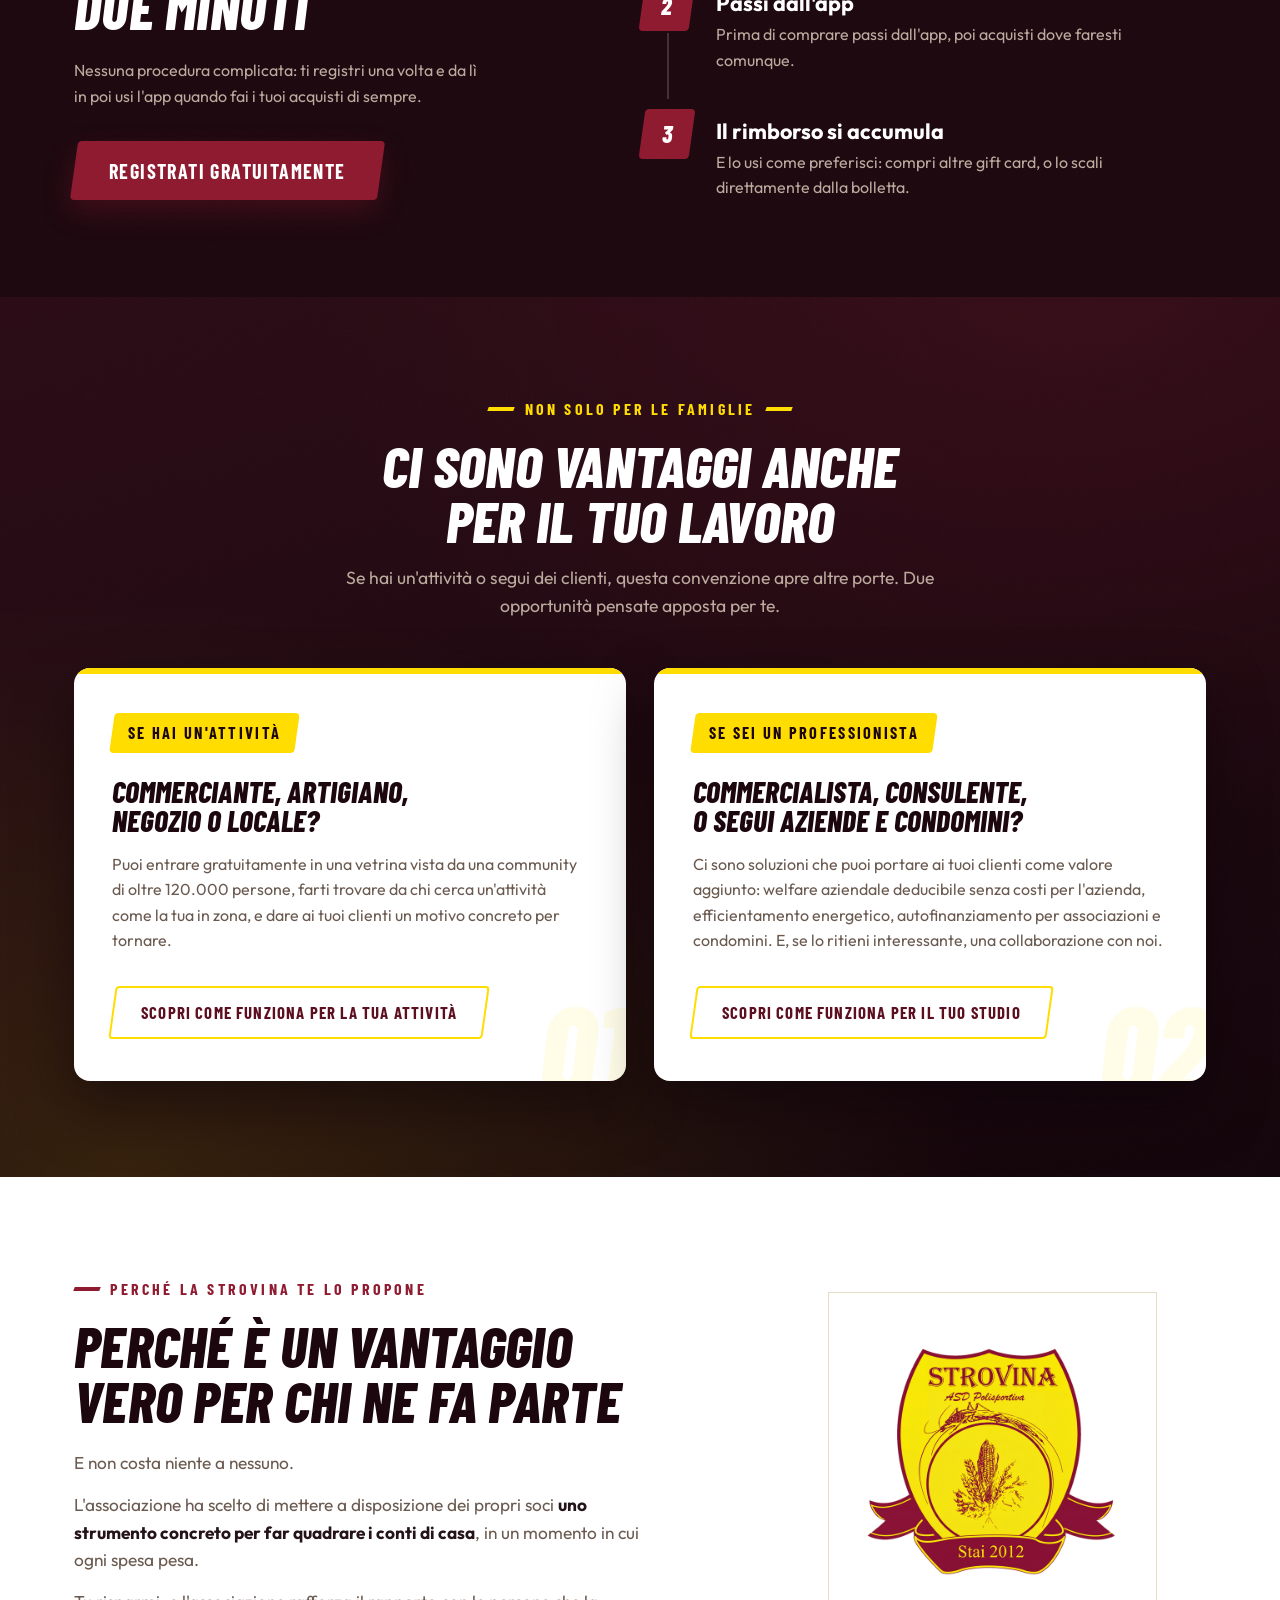
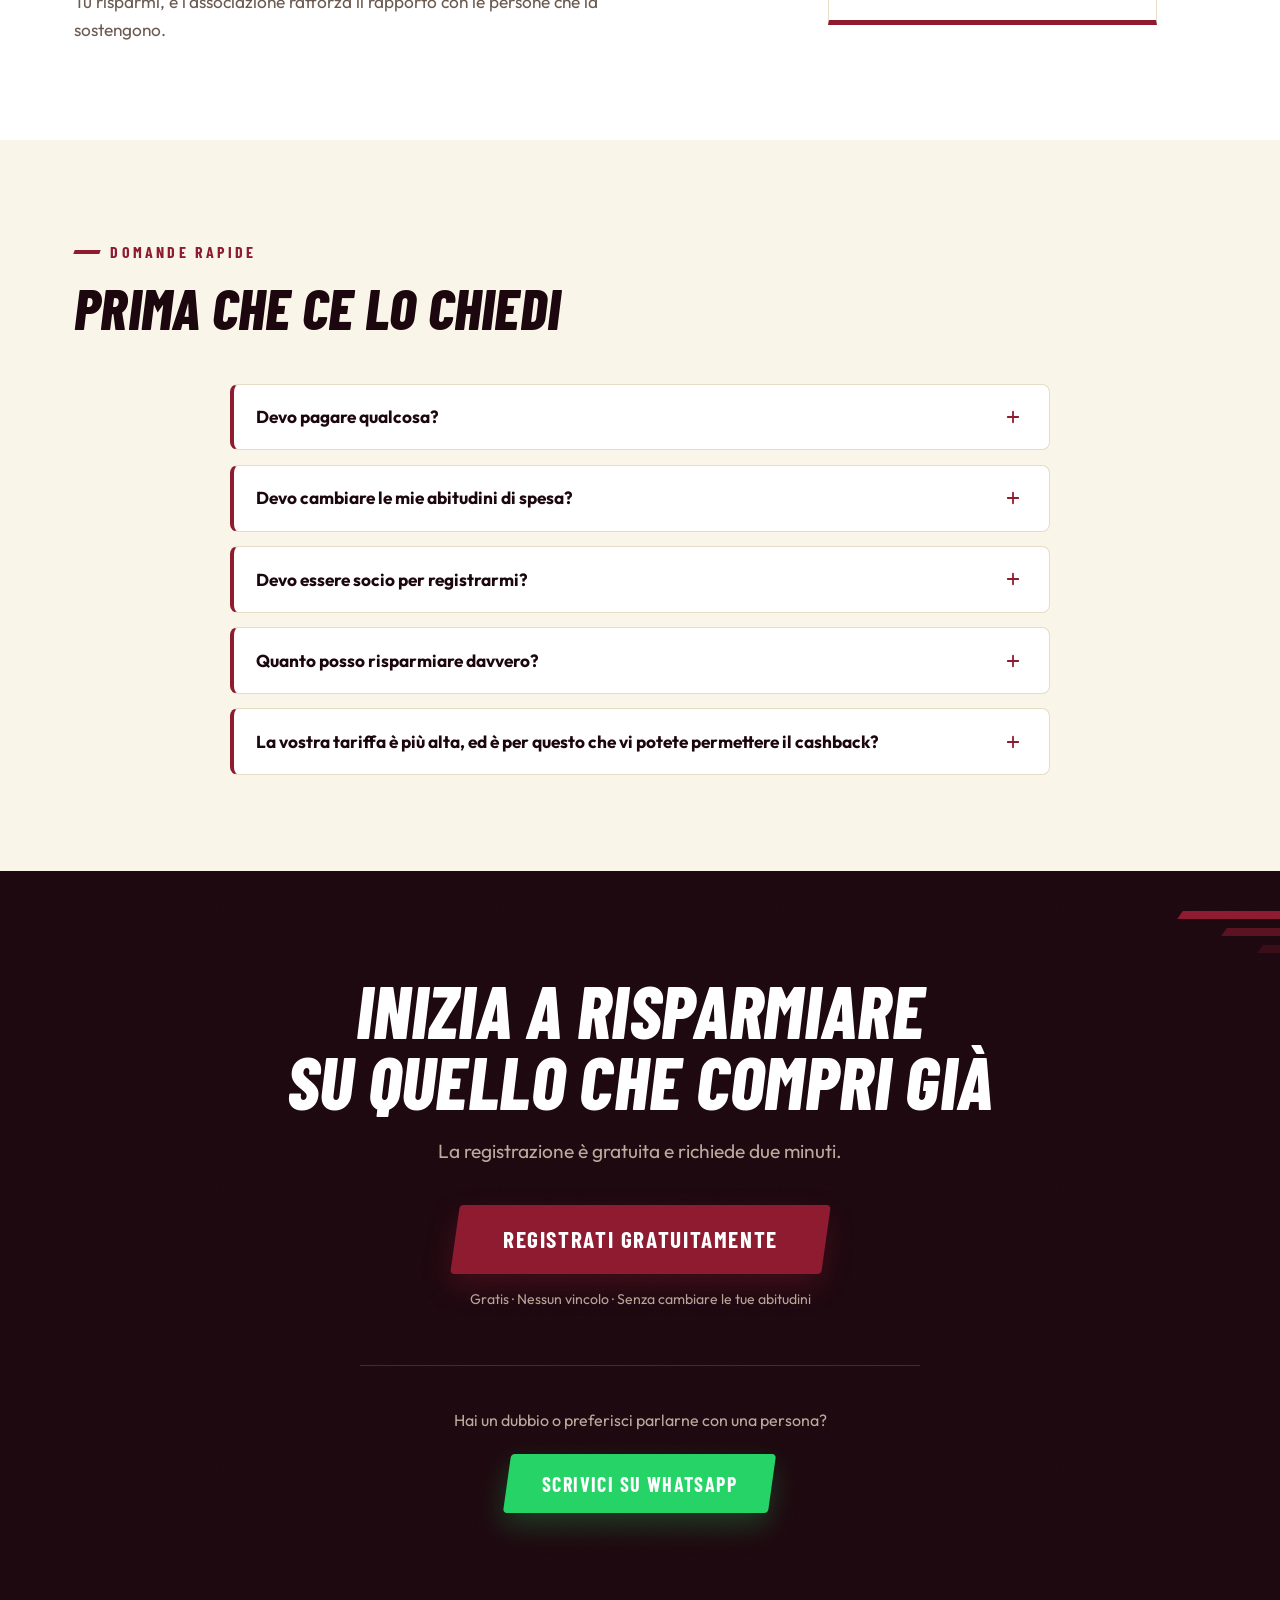
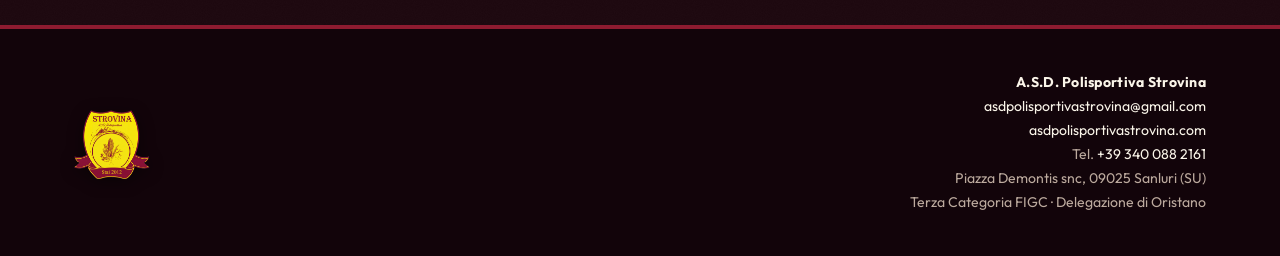
<file: vantaggi.html>
<!DOCTYPE html>
<html lang="it">
<head>
  <meta charset="UTF-8">
  <meta name="viewport" content="width=device-width, initial-scale=1.0">
  <title>Un vantaggio riservato ai soci della Strovina</title>
  <meta name="description" content="La Polisportiva Strovina ha attivato una convenzione che ti permette di risparmiare sulle spese che fai già ogni giorno. Gratis, senza vincoli e senza cambiare le tue abitudini.">
  <!-- pagina in lavorazione: togliere il noindex quando i contenuti sono definitivi -->
  <meta name="robots" content="noindex, nofollow">

  <!-- Open Graph -->
  <meta property="og:title" content="Un vantaggio riservato ai soci della Strovina">
  <meta property="og:description" content="Risparmia sulle spese che fai già ogni giorno. Gratis, senza vincoli. Guarda il video per capire come funziona.">
  <meta property="og:type" content="website">

  <link rel="icon" type="image/png" href="assets/img/favicon.png">

  <link rel="preconnect" href="https://fonts.googleapis.com">
  <link rel="preconnect" href="https://fonts.gstatic.com" crossorigin>
  <link href="https://fonts.googleapis.com/css2?family=Barlow+Condensed:ital,wght@0,600;0,700;0,800;1,600;1,700;1,800&family=Outfit:wght@400;500;600;700&display=swap" rel="stylesheet">

  <style>
    /* ============================================================
       1. RESET & BASE
    ============================================================ */
    *, *::before, *::after { box-sizing: border-box; margin: 0; padding: 0; }

    :root {
      --red:        #8E1B30;
      --red-dark:   #5C0F1F;
      --red-soft:   #FFDD00;
      --navy:       #1C070E;
      --navy-deep:  #12040A;
      --navy-soft:  #2A0B15;
      --bg-light:   #ffffff;
      --bg-gray:    #FAF5E9;
      --line:       #E7DCC6;
      --text:       #241318;
      --text-muted: #6B5A50;
      --text-faint: #8A7A6E;
      --on-navy:    #FAF5E9;
      --on-navy-muted: #BCAA9E;
      --whatsapp:   #25D366;
      --whatsapp-dark: #1da851;
      --gold:       #FFDD00;
      --gold-ink:   #5C0F1F;
      --orange:     #FFDD00;
      --orange-ink: #5C0F1F;
    }

    html { scroll-behavior: smooth; }

    body {
      font-family: 'Outfit', system-ui, -apple-system, sans-serif;
      color: var(--text);
      background: var(--bg-light);
      line-height: 1.6;
      -webkit-font-smoothing: antialiased;
      text-rendering: optimizeLegibility;
    }

    img { max-width: 100%; display: block; }

    ::selection { background: var(--red); color: #fff; }

    :focus-visible {
      outline: 3px solid var(--red-soft);
      outline-offset: 3px;
    }

    /* ============================================================
       2. UTILITIES
    ============================================================ */
    .container { max-width: 1180px; margin: 0 auto; padding: 0 1.5rem; }
    .container-narrow { max-width: 900px; margin: 0 auto; padding: 0 1.5rem; }

    .eyebrow {
      display: inline-flex;
      align-items: center;
      gap: .65rem;
      font-family: 'Barlow Condensed', sans-serif;
      font-size: 1rem;
      font-weight: 700;
      letter-spacing: .2em;
      text-transform: uppercase;
      color: var(--red);
      margin-bottom: 1rem;
    }
    .eyebrow::before {
      content: "";
      width: 26px;
      height: 4px;
      background: var(--red);
      transform: skewX(-20deg);
    }
    .dark .eyebrow { color: var(--red-soft); }
    .dark .eyebrow::before { background: var(--red-soft); }

    /* grana sottile sulle sezioni scure, per togliere l'effetto "piatto digitale" */
    .grain { position: relative; }
    .grain::after {
      content: "";
      position: absolute;
      inset: 0;
      pointer-events: none;
      opacity: .5;
      background-image: url("data:image/svg+xml,%3Csvg xmlns='http://www.w3.org/2000/svg' width='140' height='140'%3E%3Cfilter id='n'%3E%3CfeTurbulence type='fractalNoise' baseFrequency='0.9' numOctaves='2'/%3E%3CfeColorMatrix values='0 0 0 0 1 0 0 0 0 1 0 0 0 0 1 0 0 0 0.04 0'/%3E%3C/filter%3E%3Crect width='140' height='140' filter='url(%23n)'/%3E%3C/svg%3E");
    }
    .grain > * { position: relative; z-index: 1; }

    /* ============================================================
       3. TYPOGRAPHY
    ============================================================ */
    .display, .h2 {
      font-family: 'Barlow Condensed', sans-serif;
      font-style: italic;
      font-weight: 800;
      text-transform: uppercase;
      line-height: .96;
      letter-spacing: .005em;
      text-wrap: balance;
    }
    .display { font-size: clamp(2.5rem, 4.6vw, 4.4rem); }
    .h2 { font-size: clamp(2.2rem, 4.6vw, 3.6rem); color: var(--navy); }
    .dark .h2 { color: #fff; }

    .h3 {
      font-size: clamp(1.15rem, 2vw, 1.35rem);
      font-weight: 700;
      line-height: 1.3;
      color: var(--navy);
    }
    .lead {
      font-size: clamp(1.05rem, 1.6vw, 1.2rem);
      color: var(--text-muted);
      max-width: 34em;
    }
    .dark .lead { color: var(--on-navy-muted); }

    /* evidenziatore obliquo stile maglia da gioco */
    .mark-red {
      display: inline-block;
      background: var(--red);
      color: #fff;
      padding: 0 .18em;
      transform: skewX(-8deg);
    }
    .mark-red > span { display: inline-block; transform: skewX(8deg); }

    /* ============================================================
       4. BUTTONS — parallelogramma, niente pillole
    ============================================================ */
    .btn {
      display: inline-block;
      font-family: 'Barlow Condensed', sans-serif;
      font-weight: 700;
      font-size: 1.25rem;
      letter-spacing: .07em;
      text-transform: uppercase;
      text-decoration: none;
      padding: .85rem 2.2rem;
      border-radius: 4px;
      transform: skewX(-8deg);
      transition: background .18s ease, transform .18s ease, box-shadow .18s ease, color .18s ease;
      cursor: pointer;
    }
    .btn > span { display: inline-block; transform: skewX(8deg); }
    .btn:active { transform: skewX(-8deg) scale(.97); }

    .btn-cta {
      background: var(--red);
      color: #fff;
      box-shadow: 0 12px 28px rgba(142, 27, 48, .3);
    }
    .btn-cta:hover {
      background: var(--red-dark);
      transform: skewX(-8deg) translateY(-2px);
      box-shadow: 0 16px 34px rgba(142, 27, 48, .38);
    }
    .btn-large { font-size: 1.45rem; padding: 1rem 3rem; }
    @media (max-width: 640px) {
      .btn { font-size: 1.02rem; padding: .7rem 1.4rem; }
      .btn-large { font-size: 1.1rem; padding: .8rem 1.7rem; }
    }

    .btn-outline-navy {
      background: transparent;
      color: var(--navy);
      border: 2px solid var(--navy);
    }
    .btn-outline-navy:hover { background: var(--navy); color: #fff; transform: skewX(-8deg) translateY(-2px); }

    .btn-outline-light {
      background: transparent;
      color: #fff;
      border: 2px solid rgba(255,255,255,.55);
    }
    .btn-outline-light:hover { border-color: #fff; background: rgba(255,255,255,.08); transform: skewX(-8deg) translateY(-2px); }

    .btn-whatsapp {
      background: var(--whatsapp);
      color: #fff;
      box-shadow: 0 12px 28px rgba(37, 211, 102, .25);
    }
    .btn-whatsapp:hover { background: var(--whatsapp-dark); transform: skewX(-8deg) translateY(-2px); }

    .cta-note {
      margin-top: .9rem;
      font-size: .88rem;
      color: var(--text-faint);
    }
    .dark .cta-note { color: var(--on-navy-muted); }

    /* ============================================================
       5. SECTION BASE
    ============================================================ */
    section { padding: 6rem 0; }
    section.gray { background: var(--bg-gray); }
    section.dark {
      background: var(--navy);
      color: var(--on-navy);
    }
    @media (max-width: 768px) {
      section { padding: 3.6rem 0; }
    }

    /* ============================================================
       6. HERO
    ============================================================ */
    .hero {
      background: linear-gradient(178deg, var(--navy) 55%, var(--navy-deep) 100%);
      padding: 2.4rem 0 3rem;
      overflow: hidden;
      display: flex;
      align-items: flex-start;
    }
    .hero .container { max-width: 1340px; width: 100%; }

    /* header statico sopra la hero */
    .site-header { background: var(--navy); border-bottom: 1px solid rgba(255,255,255,.08); }
    .site-header-inner {
      max-width: 1340px;
      margin: 0 auto;
      padding: 1.1rem 1.5rem;
      display: flex;
      align-items: center;
      gap: .9rem;
    }
    .hero-logo {
      display: inline-block;
      flex-shrink: 0;
    }
    .hero-logo img { height: 78px; width: auto; display: block; filter: drop-shadow(0 3px 8px rgba(0,0,0,.45)); }
    .hero-kicker--beside { margin-bottom: 0; }
    @media (max-width: 960px) {
      .site-header-inner { padding: .85rem 1.5rem; }
      .hero-logo img { height: 52px; }
      .hero-kicker--beside {
        flex: 1;
        font-size: .7rem;
        letter-spacing: .1em;
        line-height: 1.25;
        padding: .45rem .7rem;
      }
    }
    @media (max-width: 640px) {
      .site-header { display: none; }
    }

    /* banda diagonale rossa dietro la colonna video */
    .hero::before {
      content: "";
      position: absolute;
      top: -20%;
      right: -14%;
      width: 46%;
      height: 150%;
      background: linear-gradient(205deg, rgba(142, 27, 48,.28) 0%, rgba(142, 27, 48,.05) 65%, transparent 100%);
      border-left: 3px solid rgba(142, 27, 48,.55);
      transform: skewX(-14deg);
      pointer-events: none;
    }

    /* scritta watermark in outline sul fondo */
    .hero-watermark {
      position: absolute;
      left: 50%;
      bottom: 1.5rem;
      transform: translateX(-50%);
      font-family: 'Barlow Condensed', sans-serif;
      font-style: italic;
      font-weight: 800;
      font-size: clamp(6rem, 15vw, 15rem);
      line-height: 1;
      letter-spacing: .02em;
      text-transform: uppercase;
      white-space: nowrap;
      color: transparent;
      -webkit-text-stroke: 2px rgba(255,255,255,.14);
      pointer-events: none;
      user-select: none;
    }

    .hero-grid {
      display: grid;
      grid-template-columns: 1fr 1.15fr;
      grid-template-areas:
        "copy media"
        "cta  media";
      column-gap: clamp(2.5rem, 5vw, 5rem);
      align-items: center;
      width: 100%;
    }
    .hero h1 { font-size: clamp(2.4rem, 4.4vw, 4.2rem); margin-bottom: 1.6rem; }
    .hero-copy { grid-area: copy; align-self: end; }
    .hero-media { grid-area: media; align-self: center; }
    .hero-cta { grid-area: cta; align-self: start; margin-top: 2.2rem; }

    @media (max-width: 960px) {
      .hero { min-height: 0; padding: 3rem 0 3.6rem; }
      .hero-grid {
        grid-template-columns: 1fr;
        grid-template-areas: "copy" "media" "cta";
        row-gap: 2.2rem;
      }
      .hero-copy { align-self: auto; }
      .hero-cta { align-self: auto; margin-top: 0; }
      .hero::before { display: none; }
    }

    /* linee di velocità */
    .speed {
      position: absolute;
      display: flex;
      flex-direction: column;
      gap: 9px;
      pointer-events: none;
    }
    .speed i { display: block; height: 8px; background: var(--red); transform: skewX(-35deg); }
    .speed-tr { top: 40px; right: -30px; align-items: flex-end; }
    .speed-tr i:nth-child(1) { width: 130px; }
    .speed-tr i:nth-child(2) { width: 86px; opacity: .55; }
    .speed-tr i:nth-child(3) { width: 50px; opacity: .25; }

    .hero-kicker {
      display: inline-block;
      font-family: 'Barlow Condensed', sans-serif;
      font-weight: 700;
      font-size: 1.15rem;
      letter-spacing: .2em;
      text-transform: uppercase;
      color: #fff;
      background: rgba(142, 27, 48,.22);
      border-left: 4px solid var(--red);
      padding: .5rem 1.1rem .5rem 1rem;
      margin-bottom: 1.7rem;
    }
    .hero h1 { color: #fff; }
    .hero .lead {
      margin-bottom: 1.2rem;
      font-size: clamp(1.15rem, 1.5vw, 1.4rem);
      max-width: 30em;
    }
    .hero .lead strong { color: #fff; font-weight: 600; }
    .hero-watch {
      font-weight: 600;
      color: var(--on-navy);
      font-size: clamp(1rem, 1.2vw, 1.15rem);
    }

    /* video: cornice con blocco rosso sfalsato dietro, stile poster */
    .video-wrap {
      position: relative;
    }
    .video-wrap::before {
      content: "";
      position: absolute;
      inset: 0;
      transform: translate(12px, 12px);
      background: var(--red);
      border-radius: 6px;
    }
    .video-frame {
      position: relative;
      aspect-ratio: 16 / 9;
      border-radius: 6px;
      overflow: hidden;
      background: linear-gradient(150deg, var(--navy-soft), var(--navy-deep));
      border: 1px solid rgba(255,255,255,.18);
      display: flex;
      align-items: center;
      justify-content: center;
      flex-direction: column;
      gap: 1rem;
    }
    .video-frame video {
      position: absolute;
      inset: 0;
      width: 100%;
      height: 100%;
      object-fit: cover;
      background: #000;
    }
    /* copertina cliccabile: nascosta se il JS è disattivato, così resta il player nudo */
    .video-cover {
      position: absolute;
      inset: 0;
      display: flex;
      flex-direction: column;
      align-items: center;
      justify-content: center;
      gap: 1rem;
      /* velo scuro sopra l'anteprima: la foto si vede, il pulsante resta leggibile */
      background: linear-gradient(160deg, rgba(42,11,21,.42), rgba(18,4,10,.78));
      border: 0;
      padding: 0;
      font: inherit;
      cursor: pointer;
      transition: opacity .25s ease;
    }
    .video-cover[hidden] { display: none; }
    .video-play {
      width: 82px;
      height: 82px;
      border-radius: 50%;
      background: var(--red);
      display: flex;
      align-items: center;
      justify-content: center;
      box-shadow: 0 12px 32px rgba(142, 27, 48,.45);
      transition: transform .2s ease;
    }
    .video-wrap:hover .video-play { transform: scale(1.07); }
    .video-play svg { margin-left: 5px; }
    /* su schermo stretto il cerchio coprirebbe tutta l'anteprima */
    @media (max-width: 640px) {
      .video-play { width: 62px; height: 62px; }
      .video-play svg { width: 23px; height: 26px; }
    }
    .video-label {
      color: var(--on-navy-muted);
      font-size: .95rem;
      font-weight: 500;
    }

    /* ============================================================
       7. COS'È + COSA OTTIENI — righe numerate, non card
    ============================================================ */
    .benefits-grid {
      display: grid;
      grid-template-columns: .8fr 1.2fr;
      gap: 3.5rem;
      align-items: start;
    }
    .benefits-head { position: sticky; top: 3rem; }
    .benefits-head .h2 { margin-bottom: 1.4rem; }
    .benefits-head p { color: var(--text-muted); max-width: 26em; }
    .benefits-head p + p { margin-top: .9rem; }
    .benefits-head strong { color: var(--text); }

    .benefit-row {
      display: grid;
      grid-template-columns: 76px 1fr;
      gap: 1.4rem;
      padding: 1.9rem 0;
      border-top: 1px solid var(--line);
    }
    .benefit-row:last-child { border-bottom: 1px solid var(--line); }
    .benefit-num {
      font-family: 'Barlow Condensed', sans-serif;
      font-style: italic;
      font-weight: 800;
      font-size: 2.6rem;
      line-height: 1;
      color: var(--red);
    }
    .benefit-row .h3 { margin-bottom: .45rem; }
    .benefit-row p { color: var(--text-muted); font-size: 1.02rem; max-width: 34em; }
    @media (max-width: 860px) {
      .benefits-grid { grid-template-columns: 1fr; gap: 1.6rem; }
      .benefits-head { position: static; }
      .benefit-row { grid-template-columns: 56px 1fr; gap: 1rem; padding: 1.4rem 0; }
      .benefit-num { font-size: 2rem; }
    }

    /* ============================================================
       9. COME FUNZIONA — timeline verticale
    ============================================================ */
    .steps-grid {
      display: grid;
      grid-template-columns: 1fr 1.1fr;
      gap: 3.5rem;
      align-items: center;
    }
    .steps-head .h2 { margin-bottom: 1.4rem; }
    .steps-head p { color: var(--on-navy-muted); max-width: 26em; margin-bottom: 2rem; }

    .steps-list { list-style: none; }
    .steps-list li {
      position: relative;
      padding: 0 0 2.2rem 4.6rem;
    }
    .steps-list li:last-child { padding-bottom: 0; }
    /* linea di collegamento */
    .steps-list li:not(:last-child)::before {
      content: "";
      position: absolute;
      left: 1.55rem;
      top: 3.2rem;
      bottom: .6rem;
      width: 2px;
      background: rgba(255,255,255,.16);
    }
    .step-num {
      position: absolute;
      left: 0;
      top: 0;
      width: 3.1rem;
      height: 3.1rem;
      display: flex;
      align-items: center;
      justify-content: center;
      font-family: 'Barlow Condensed', sans-serif;
      font-style: italic;
      font-weight: 800;
      font-size: 1.5rem;
      color: #fff;
      background: var(--red);
      transform: skewX(-8deg);
      border-radius: 4px;
    }
    .step-num > span { display: inline-block; transform: skewX(8deg); }
    .steps-list .h3 { color: #fff; margin-bottom: .3rem; padding-top: .5rem; }
    .steps-list p { color: var(--on-navy-muted); font-size: 1rem; max-width: 30em; }
    @media (max-width: 860px) {
      .steps-grid { grid-template-columns: 1fr; gap: 2.4rem; }
    }

    /* ============================================================
       10. VANTAGGI EXTRA — attività & professionisti (sezione speciale)
    ============================================================ */
    .extra {
      background:
        radial-gradient(120% 120% at 85% 0%, rgba(142, 27, 48,.16) 0%, transparent 50%),
        radial-gradient(120% 120% at 10% 100%, rgba(255,221,0,.12) 0%, transparent 55%),
        linear-gradient(165deg, #2A0B15 0%, var(--navy-deep) 100%);
      color: var(--on-navy);
      position: relative;
      overflow: hidden;
    }
    .extra-head { text-align: center; max-width: 660px; margin: 0 auto 3rem; }
    .extra-head .eyebrow { justify-content: center; color: var(--gold); }
    .extra-head .eyebrow::before,
    .extra-head .eyebrow::after {
      content: "";
      width: 26px; height: 4px;
      background: var(--gold);
      transform: skewX(-20deg);
    }
    .extra-head .h2 { color: #fff; }
    .extra-head p { color: var(--on-navy-muted); margin-top: 1rem; font-size: 1.1rem; }

    .extra-grid {
      display: grid;
      grid-template-columns: 1fr 1fr;
      gap: 1.8rem;
      align-items: stretch;
    }
    .xcard {
      position: relative;
      background: #fff;
      border-radius: 16px;
      padding: 2.8rem 2.4rem 2.6rem;
      display: flex;
      flex-direction: column;
      align-items: flex-start;
      overflow: hidden;
      box-shadow: 0 26px 55px rgba(12, 4, 8, .5);
    }
    .xcard::before {
      content: "";
      position: absolute;
      top: 0; left: 0; right: 0;
      height: 6px;
    }
    .xcard.business::before { background: var(--orange); }
    .xcard.pro::before { background: var(--gold); }

    /* numero/filigrana d'angolo per dare "peso" alla card */
    .xcard::after {
      content: attr(data-mark);
      position: absolute;
      right: -.4rem; bottom: -1.8rem;
      font-family: 'Barlow Condensed', sans-serif;
      font-style: italic;
      font-weight: 800;
      font-size: 8rem;
      line-height: 1;
      text-transform: uppercase;
      pointer-events: none;
    }
    .xcard.business::after { color: rgba(255,221,0,.09); }
    .xcard.pro::after { color: rgba(255,221,0,.09); }

    .xbadge {
      display: inline-block;
      font-family: 'Barlow Condensed', sans-serif;
      font-weight: 700;
      font-size: 1.02rem;
      letter-spacing: .14em;
      text-transform: uppercase;
      color: #fff;
      padding: .42rem 1rem;
      border-radius: 4px;
      transform: skewX(-8deg);
      margin-bottom: 1.5rem;
    }
    .xbadge > span { display: inline-block; transform: skewX(8deg); }
    .xcard.business .xbadge { background: var(--orange); color: var(--navy); }
    .xcard.pro .xbadge { background: var(--gold); color: var(--navy); }

    .xcard .xtitle {
      font-family: 'Barlow Condensed', sans-serif;
      font-style: italic;
      font-weight: 800;
      text-transform: uppercase;
      line-height: 1;
      font-size: clamp(1.5rem, 2.3vw, 2rem);
      color: var(--navy);
      margin-bottom: 1rem;
      position: relative;
      z-index: 1;
    }
    .xcard p { color: var(--text-muted); max-width: 34em; margin-bottom: 2rem; position: relative; z-index: 1; }
    .xcard .btn { margin-top: auto; font-size: 1.05rem; padding: .7rem 1.7rem; position: relative; z-index: 1; }
    .xcard.business .btn { background: transparent; color: var(--orange-ink); border: 2px solid var(--orange); }
    .xcard.business .btn:hover { background: var(--orange); color: var(--navy); transform: skewX(-8deg) translateY(-2px); }
    .xcard.pro .btn { background: transparent; color: var(--gold-ink); border: 2px solid var(--gold); }
    .xcard.pro .btn:hover { background: var(--gold); color: var(--navy); transform: skewX(-8deg) translateY(-2px); }

    @media (max-width: 860px) {
      .extra-grid { grid-template-columns: 1fr; }
    }

    /* ============================================================
       11. PERCHÉ TE LO PROPONE
    ============================================================ */
    .why-wrap {
      display: grid;
      grid-template-columns: 1.2fr .8fr;
      gap: 4rem;
      align-items: center;
    }
    .why-text .h2 { margin-bottom: 1.3rem; }
    .why-text p { color: var(--text-muted); font-size: 1.08rem; max-width: 34em; }
    .why-text p + p { margin-top: .9rem; }
    .why-text strong { color: var(--text); }
    .why-logo {
      justify-self: center;
      border: 1px solid var(--line);
      border-bottom: 5px solid var(--red);
      padding: 2.4rem;
      background: #fff;
    }
    .why-logo img { max-width: 250px; width: 100%; }
    @media (max-width: 860px) {
      .why-wrap { grid-template-columns: 1fr; gap: 2.2rem; }
      .why-logo { justify-self: start; padding: 1.6rem; }
      .why-logo img { max-width: 200px; }
    }

    /* ============================================================
       12. FAQ — accordion
    ============================================================ */
    .faq-list {
      max-width: 820px;
      margin: 3rem auto 0;
      display: flex;
      flex-direction: column;
      gap: .9rem;
    }
    .faq-item {
      background: #fff;
      border: 1px solid var(--line);
      border-left: 4px solid var(--red);
      border-radius: 8px;
      overflow: hidden;
    }
    .faq-item summary {
      list-style: none;
      cursor: pointer;
      display: flex;
      align-items: center;
      justify-content: space-between;
      gap: 1rem;
      padding: 1.15rem 1.4rem;
      font-weight: 700;
      font-size: 1.08rem;
      color: var(--navy);
    }
    .faq-item summary::-webkit-details-marker { display: none; }
    .faq-icon {
      flex-shrink: 0;
      width: 28px;
      height: 28px;
      display: flex;
      align-items: center;
      justify-content: center;
      color: var(--red);
      transition: transform .25s ease;
    }
    .faq-item[open] .faq-icon { transform: rotate(45deg); }
    .faq-answer { padding: 0 1.4rem 1.2rem; }
    .faq-answer p { color: var(--text-muted); font-size: 1rem; max-width: 60ch; }
    .faq-answer strong { color: var(--text); }

    /* ============================================================
       13. CTA FINALE
    ============================================================ */
    .final-cta {
      background: linear-gradient(178deg, var(--navy) 45%, var(--navy-deep) 100%);
      text-align: center;
      padding: 6.5rem 0 7rem;
      overflow: hidden;
    }
    .final-cta .h2 { font-size: clamp(2.6rem, 6vw, 4.6rem); margin-bottom: 1.2rem; }
    .final-cta .lead { margin: 0 auto 2.4rem; }

    .final-whatsapp {
      margin-top: 3.4rem;
      padding-top: 2.6rem;
      border-top: 1px solid rgba(255,255,255,.14);
      max-width: 560px;
      margin-left: auto;
      margin-right: auto;
    }
    .final-whatsapp p {
      color: var(--on-navy-muted);
      margin-bottom: 1.3rem;
      font-size: 1rem;
    }

    /* ============================================================
       14. FOOTER
    ============================================================ */
    footer {
      background: var(--navy-deep);
      padding: 2.6rem 0;
      border-top: 4px solid var(--red);
    }
    .footer-inner {
      display: flex;
      align-items: center;
      justify-content: space-between;
      gap: 1.6rem;
      flex-wrap: wrap;
    }
    .footer-logo { display: inline-block; }
    .footer-logo img { height: 76px; width: auto; filter: drop-shadow(0 3px 8px rgba(0,0,0,.45)); }
    .footer-text {
      color: var(--on-navy-muted);
      font-size: .88rem;
      line-height: 1.7;
      text-align: right;
    }
    .footer-text a { color: var(--on-navy); text-decoration: none; }
    .footer-text strong { color: var(--on-navy); font-weight: 700; letter-spacing: .02em; }
    .footer-text a:hover { text-decoration: underline; }
    @media (max-width: 640px) {
      .footer-inner { flex-direction: column; }
      .footer-text { text-align: center; }
    }

    /* ============================================================
       15. WHATSAPP FLOTTANTE
    ============================================================ */
    .wa-float {
      position: fixed;
      bottom: 22px;
      right: 22px;
      z-index: 50;
      width: 56px;
      height: 56px;
      border-radius: 50%;
      background: var(--whatsapp);
      display: flex;
      align-items: center;
      justify-content: center;
      box-shadow: 0 10px 26px rgba(18, 4, 10, .35);
      transition: transform .2s ease, background .2s ease;
    }
    .wa-float:hover { transform: scale(1.08); background: var(--whatsapp-dark); }
    .wa-float:active { transform: scale(.96); }
  </style>
</head>
<body>

  <!-- ============ HEADER ============ -->
  <header class="site-header">
    <div class="site-header-inner">
      <div class="hero-logo">
        <img src="assets/img/logo-web.png" alt="Stemma A.S.D. Polisportiva Strovina">
      </div>
      <span class="hero-kicker hero-kicker--beside">Convenzione riservata alla community della Strovina</span>
    </div>
  </header>

  <!-- ============ HERO ============ -->
  <section class="hero dark grain">
    <div class="speed speed-tr" aria-hidden="true"><i></i><i></i><i></i></div>
    <div class="container">
      <div class="hero-grid">
        <div class="hero-copy">
          <h1 class="display">Un vantaggio riservato<br>ai soci della<br><span class="mark-red"><span>Strovina</span></span></h1>
          <p class="lead">Abbiamo attivato una collaborazione che ti permette di risparmiare sulle spese che fai già ogni giorno. <strong>Gratis</strong> e su <strong>oltre 1.000 marchi</strong> che sicuramente già usi ogni giorno. Inoltre, se sei un libero professionista o hai un'attività, ci sono dei vantaggi anche per te.</p>
          <p class="hero-watch">Guarda il video: in sette minuti capisci come funziona.</p>
        </div>

        <div class="hero-media">
          <!-- VIDEO — file su Cloudflare R2. La copertina è nascosta di default e viene
               mostrata dallo script in fondo alla pagina: senza JS resta il player normale. -->
          <div class="video-wrap">
            <div class="video-frame">
              <video controls playsinline preload="metadata" poster="assets/img/vantaggi-video-poster.jpg">
                <source src="https://pub-3604b23a6824458081c3d85bcd7bbb15.r2.dev/presentazione%20strovina.mp4" type="video/mp4">
                Il tuo browser non supporta la riproduzione del video.
              </video>
              <button type="button" class="video-cover" hidden aria-label="Riproduci la presentazione">
                <span class="video-play" aria-hidden="true">
                  <svg width="30" height="34" viewBox="0 0 30 34" fill="none" aria-hidden="true">
                    <path d="M29 15.27a2 2 0 0 1 0 3.46L3 33.73A2 2 0 0 1 0 32V2A2 2 0 0 1 3 .27l26 15Z" fill="#fff"/>
                  </svg>
                </span>
                <span class="video-label">Guarda la presentazione &middot; 7 min</span>
              </button>
            </div>
          </div>
        </div>

        <div class="hero-cta">
          <!-- TODO: inserire link registrazione -->
          <a href="#" class="btn btn-cta btn-large"><span>Registrati gratuitamente</span></a>
        </div>
      </div>
    </div>
  </section>

  <!-- ============ COS'È + COSA OTTIENI TU ============ -->
  <section class="gray">
    <div class="container">
      <div class="benefits-grid">
        <div class="benefits-head">
          <span class="eyebrow">Cos'è, in due righe</span>
          <h2 class="h2">Non è uno sconto una tantum. E non è l'ennesima tessera punti.</h2>
          <p>È una piattaforma che ti restituisce una parte di quello che spendi ogni mese. <strong>Spesa, carburante, shopping, viaggi e molto altro.</strong></p>
          <p>Compri dove compri già, e su quella spesa ti torna indietro qualcosa.</p>
        </div>
        <div>
          <div class="benefit-row">
            <div class="benefit-num">01</div>
            <div>
              <h3 class="h3">Risparmi su quello che compri comunque</h3>
              <p>Oltre 1.000 marchi nazionali: supermercati, distributori, negozi, viaggi. Non devi comprare di più: compri le stesse cose di sempre, solo partendo dall'app.</p>
            </div>
          </div>
          <div class="benefit-row">
            <div class="benefit-num">02</div>
            <div>
              <h3 class="h3">Non costa niente</h3>
              <p>Nessuna quota di iscrizione, nessun canone, nessun impegno. Ti registri e inizi a usarla subito. E se porti qui la tua utenza luce o gas, il cashback sale al massimo: il tuo fornitore attuale ti manda solo la bolletta, noi ti restituiamo una parte di quello che spendi.</p>
            </div>
          </div>
          <div class="benefit-row">
            <div class="benefit-num">03</div>
            <div>
              <h3 class="h3">Vale per tutta la famiglia</h3>
              <p>Più persone di casa la usano, più il risparmio si somma a fine mese.</p>
            </div>
          </div>
        </div>
      </div>
    </div>
  </section>

  <!-- ============ COME FUNZIONA ============ -->
  <section class="dark grain">
    <div class="container">
      <div class="steps-grid">
        <div class="steps-head">
          <span class="eyebrow">Come funziona</span>
          <h2 class="h2">Tre passi,<br>due minuti</h2>
          <p>Nessuna procedura complicata: ti registri una volta e da lì in poi usi l'app quando fai i tuoi acquisti di sempre.</p>
          <!-- TODO: inserire link registrazione -->
          <a href="#" class="btn btn-cta"><span>Registrati gratuitamente</span></a>
        </div>
        <ol class="steps-list">
          <li>
            <div class="step-num"><span>1</span></div>
            <h3 class="h3">Ti registri gratuitamente</h3>
            <p>Lo fai qui sotto, ci vogliono due minuti.</p>
          </li>
          <li>
            <div class="step-num"><span>2</span></div>
            <h3 class="h3">Passi dall'app</h3>
            <p>Prima di comprare passi dall'app, poi acquisti dove faresti comunque.</p>
          </li>
          <li>
            <div class="step-num"><span>3</span></div>
            <h3 class="h3">Il rimborso si accumula</h3>
            <p>E lo usi come preferisci: compri altre gift card, o lo scali direttamente dalla bolletta.</p>
          </li>
        </ol>
      </div>
    </div>
  </section>

  <!-- ============ VANTAGGI EXTRA — attività & professionisti ============ -->
  <section class="extra grain">
    <div class="container">
      <div class="extra-head">
        <span class="eyebrow">Non solo per le famiglie</span>
        <h2 class="h2">Ci sono vantaggi anche per il tuo lavoro</h2>
        <p>Se hai un'attività o segui dei clienti, questa convenzione apre altre porte. Due opportunità pensate apposta per te.</p>
      </div>
      <div class="extra-grid">
        <div class="xcard business" data-mark="01">
          <span class="xbadge"><span>Se hai un'attività</span></span>
          <h3 class="xtitle">Commerciante, artigiano,<br>negozio o locale?</h3>
          <p>Puoi entrare gratuitamente in una vetrina vista da una community di oltre 120.000 persone, farti trovare da chi cerca un'attività come la tua in zona, e dare ai tuoi clienti un motivo concreto per tornare.</p>
          <a href="/attivita" class="btn"><span>Scopri come funziona per la tua attività</span></a>
        </div>
        <div class="xcard pro" data-mark="02">
          <span class="xbadge"><span>Se sei un professionista</span></span>
          <h3 class="xtitle">Commercialista, consulente,<br>o segui aziende e condomini?</h3>
          <p>Ci sono soluzioni che puoi portare ai tuoi clienti come valore aggiunto: welfare aziendale deducibile senza costi per l'azienda, efficientamento energetico, autofinanziamento per associazioni e condomini. E, se lo ritieni interessante, una collaborazione con noi.</p>
          <a href="/professionisti" class="btn"><span>Scopri come funziona per il tuo studio</span></a>
        </div>
      </div>
    </div>
  </section>

  <!-- ============ PERCHÉ TE LO PROPONE ============ -->
  <section>
    <div class="container">
      <div class="why-wrap">
        <div class="why-text">
          <span class="eyebrow">Perché la Strovina te lo propone</span>
          <h2 class="h2">Perché è un vantaggio vero per chi ne fa parte</h2>
          <p>E non costa niente a nessuno.</p>
          <p>L'associazione ha scelto di mettere a disposizione dei propri soci <strong>uno strumento concreto per far quadrare i conti di casa</strong>, in un momento in cui ogni spesa pesa.</p>
          <p>Tu risparmi, e l'associazione rafforza il rapporto con le persone che la sostengono.</p>
        </div>
        <div class="why-logo">
          <img src="assets/img/logo-web.png" alt="Stemma A.S.D. Polisportiva Strovina">
        </div>
      </div>
    </div>
  </section>

  <!-- ============ FAQ ============ -->
  <section class="gray">
    <div class="container">
      <span class="eyebrow">Domande rapide</span>
      <h2 class="h2">Prima che ce lo chiedi</h2>
      <div class="faq-list">
        <details class="faq-item">
          <summary>Devo pagare qualcosa? <span class="faq-icon" aria-hidden="true"><svg width="18" height="18" viewBox="0 0 24 24" fill="none" stroke="currentColor" stroke-width="2.4" stroke-linecap="round"><path d="M12 5v14M5 12h14"/></svg></span></summary>
          <div class="faq-answer"><p><strong>No.</strong> La registrazione è gratuita e non ci sono canoni o quote. Se poi vuoi ottenere di più, esiste un passo in più del tutto facoltativo: portando la fornitura di luce e gas con l'azienda partner accedi a cashback più alti e a vantaggi riservati. È una scelta libera, non serve né per registrarti né per iniziare subito a risparmiare.</p></div>
        </details>
        <details class="faq-item">
          <summary>Devo cambiare le mie abitudini di spesa? <span class="faq-icon" aria-hidden="true"><svg width="18" height="18" viewBox="0 0 24 24" fill="none" stroke="currentColor" stroke-width="2.4" stroke-linecap="round"><path d="M12 5v14M5 12h14"/></svg></span></summary>
          <div class="faq-answer"><p><strong>No.</strong> Continui a comprare quello che compri e dove compri già. L'unico passaggio in più è aprire l'app prima di fare l'acquisto, seguendo le indicazioni che trovi al suo interno.</p></div>
        </details>
        <details class="faq-item">
          <summary>Devo essere socio per registrarmi? <span class="faq-icon" aria-hidden="true"><svg width="18" height="18" viewBox="0 0 24 24" fill="none" stroke="currentColor" stroke-width="2.4" stroke-linecap="round"><path d="M12 5v14M5 12h14"/></svg></span></summary>
          <div class="faq-answer"><p><strong>No.</strong> Se sei arrivato qui tramite l'associazione o tramite un amico, puoi registrarti comunque.</p></div>
        </details>
        <details class="faq-item">
          <summary>Quanto posso risparmiare davvero? <span class="faq-icon" aria-hidden="true"><svg width="18" height="18" viewBox="0 0 24 24" fill="none" stroke="currentColor" stroke-width="2.4" stroke-linecap="round"><path d="M12 5v14M5 12h14"/></svg></span></summary>
          <div class="faq-answer"><p>Dipende da quanto e dove spendi. Il modo migliore per capirlo è provarla sulle tue spese reali di un mese.</p></div>
        </details>
        <details class="faq-item">
          <summary>La vostra tariffa è più alta, ed è per questo che vi potete permettere il cashback? <span class="faq-icon" aria-hidden="true"><svg width="18" height="18" viewBox="0 0 24 24" fill="none" stroke="currentColor" stroke-width="2.4" stroke-linecap="round"><path d="M12 5v14M5 12h14"/></svg></span></summary>
          <div class="faq-answer"><p><strong>Assolutamente no.</strong> Le tariffe di luce e gas sono in linea con il mercato, concorrenziali come quelle degli altri operatori. Il vantaggio vero non sta in una tariffa gonfiata, sta nell'app: è il cashback sulle tue spese di tutti i giorni che ti permette di ridurre, e in molti casi azzerare, il costo della bolletta.</p></div>
        </details>
      </div>
    </div>
  </section>

  <!-- ============ CTA FINALE ============ -->
  <section class="final-cta dark grain">
    <div class="speed speed-tr" aria-hidden="true"><i></i><i></i><i></i></div>
    <div class="container-narrow">
      <h2 class="h2">Inizia a risparmiare<br>su quello che compri già</h2>
      <p class="lead">La registrazione è gratuita e richiede due minuti.</p>
      <!-- TODO: inserire link registrazione -->
      <a href="#" class="btn btn-cta btn-large"><span>Registrati gratuitamente</span></a>
      <p class="cta-note">Gratis &middot; Nessun vincolo &middot; Senza cambiare le tue abitudini</p>

      <div class="final-whatsapp">
        <p>Hai un dubbio o preferisci parlarne con una persona?</p>
        <!-- TODO: inserire numero WhatsApp -->
        <a href="https://wa.me/393400882161?text=Ciao%2C%20vengo%20dalla%20pagina%20della%20Strovina%20e%20ho%20una%20domanda%20riguardo%20ai%20vantaggi%2C%20grazie%21" class="btn btn-whatsapp"><span>Scrivici su WhatsApp</span></a>
      </div>
    </div>
  </section>

  <!-- ============ FOOTER ============ -->
  <footer>
    <div class="container footer-inner">
      <div class="footer-logo">
        <img src="assets/img/logo-web.png" alt="Stemma A.S.D. Polisportiva Strovina">
      </div>
      <div class="footer-text">
        <strong>A.S.D. Polisportiva Strovina</strong><br>
        <a href="mailto:asdpolisportivastrovina@gmail.com">asdpolisportivastrovina@gmail.com</a><br>
        <a href="/">asdpolisportivastrovina.com</a><br>
        Tel. <a href="tel:+393400882161">+39 340 088 2161</a><br>
        Piazza Demontis snc, 09025 Sanluri (SU)<br>
        Terza Categoria FIGC &middot; Delegazione di Oristano
      </div>
    </div>
  </footer>

  <!-- ============ WHATSAPP FLOTTANTE ============ -->
  <!-- TODO: inserire numero WhatsApp -->
  <a class="wa-float" href="https://wa.me/393400882161?text=Ciao%2C%20vengo%20dalla%20pagina%20della%20Strovina%20e%20ho%20una%20domanda%20riguardo%20ai%20vantaggi%2C%20grazie%21" aria-label="Scrivici su WhatsApp">
    <svg width="28" height="28" viewBox="0 0 24 24" fill="#fff" aria-hidden="true"><path d="M17.472 14.382c-.297-.149-1.758-.867-2.03-.967-.273-.099-.471-.148-.67.15-.197.297-.767.966-.94 1.164-.173.199-.347.223-.644.075-.297-.15-1.255-.463-2.39-1.475-.883-.788-1.48-1.761-1.653-2.059-.173-.297-.018-.458.13-.606.134-.133.297-.347.446-.52.149-.174.198-.298.298-.497.099-.198.05-.371-.025-.52-.075-.149-.669-1.612-.916-2.207-.242-.579-.487-.5-.669-.51-.173-.008-.371-.01-.57-.01-.198 0-.52.074-.792.372-.272.297-1.04 1.016-1.04 2.479 0 1.462 1.065 2.875 1.213 3.074.149.198 2.096 3.2 5.077 4.487.709.306 1.262.489 1.694.625.712.227 1.36.195 1.871.118.571-.085 1.758-.719 2.006-1.413.248-.694.248-1.289.173-1.413-.074-.124-.272-.198-.57-.347m-5.421 7.403h-.004a9.87 9.87 0 0 1-5.031-1.378l-.361-.214-3.741.982.998-3.648-.235-.374a9.86 9.86 0 0 1-1.51-5.26c.001-5.45 4.436-9.884 9.888-9.884 2.64 0 5.122 1.03 6.988 2.898a9.825 9.825 0 0 1 2.893 6.994c-.003 5.45-4.437 9.884-9.885 9.884m8.413-18.297A11.815 11.815 0 0 0 12.05 0C5.495 0 .16 5.335.157 11.892c0 2.096.547 4.142 1.588 5.945L.057 24l6.305-1.654a11.882 11.882 0 0 0 5.683 1.448h.005c6.554 0 11.89-5.335 11.893-11.893a11.821 11.821 0 0 0-3.48-8.413z"/></svg>
  </a>

  <!-- copertina del video: mostrata solo se il JS è attivo -->
  <script>
    (function () {
      var frame = document.querySelector('.video-frame');
      if (!frame) return;
      var video = frame.querySelector('video');
      var cover = frame.querySelector('.video-cover');
      if (!video || !cover) return;

      video.removeAttribute('controls');
      cover.hidden = false;

      cover.addEventListener('click', function () {
        cover.hidden = true;
        video.controls = true;
        video.play();
      });
    })();
  </script>

</body>
</html>
</file>
<file: css/style.css>
/* ═══════════════════════════════════════════════════════════
   A.S.D. POLISPORTIVA STROVINA — stile giallo-amaranto
   Palette ricavata dallo stemma ufficiale
   ═══════════════════════════════════════════════════════════ */

:root {
  --giallo: #FFDD00;
  --giallo-vivo: #F6E400;
  --giallo-chiaro: #FFEE66;
  --amaranto: #8E1B30;
  --amaranto-vivo: #A32039;
  --amaranto-scuro: #5C0F1F;
  --notte: #1C070E;            /* quasi-nero con anima amaranto */
  --notte-2: #2A0B15;
  --crema: #FAF5E9;
  --crema-scura: #F1E9d6;
  --inchiostro: #241318;
  --grigio: #8A7A6E;

  --font-display: "Oswald", "Arial Narrow", sans-serif;
  --font-body: "Barlow", "Segoe UI", sans-serif;

  --container: 1180px;
  --radius: 14px;
  --shadow: 0 18px 50px -18px rgba(28, 7, 14, .45);
  --transition: .35s cubic-bezier(.22, .8, .3, 1);
}

/* ── Reset ── */
*, *::before, *::after { box-sizing: border-box; margin: 0; padding: 0; }
html { scroll-behavior: smooth; }
body {
  font-family: var(--font-body);
  color: var(--inchiostro);
  background: var(--crema);
  line-height: 1.6;
  -webkit-font-smoothing: antialiased;
  overflow-x: hidden;
}
img { max-width: 100%; display: block; }
a { color: inherit; }
button { font: inherit; cursor: pointer; background: none; border: none; color: inherit; }

section[id], [id="contatti"] { scroll-margin-top: 1rem; }

::selection { background: var(--giallo); color: var(--amaranto-scuro); }

/* ── Typography helpers ── */
.section__kicker {
  font-family: var(--font-display);
  font-weight: 600;
  font-size: .82rem;
  letter-spacing: .32em;
  text-transform: uppercase;
  color: var(--amaranto-vivo);
  margin-bottom: .7rem;
}
.section--dark .section__kicker { color: var(--giallo); }
.section--giallo .section__kicker { color: var(--amaranto-scuro); }

.section__title {
  font-family: var(--font-display);
  font-weight: 700;
  font-size: clamp(2.2rem, 5.4vw, 3.8rem);
  line-height: 1.04;
  text-transform: uppercase;
  letter-spacing: .01em;
}
.section__title em {
  font-style: normal;
  color: var(--amaranto);
  position: relative;
}
.section--dark .section__title em { color: var(--giallo); }
.section--giallo .section__title em { color: var(--amaranto-scuro); }

.section__intro {
  margin-top: 1rem;
  font-size: 1.1rem;
  color: var(--grigio);
  max-width: 56ch;
}
.section--dark .section__intro { color: rgba(250, 245, 233, .72); }
.section--giallo .section__intro { color: rgba(36, 19, 24, .75); }

.subsection-title {
  font-family: var(--font-display);
  font-weight: 600;
  text-transform: uppercase;
  letter-spacing: .12em;
  font-size: 1.15rem;
  color: var(--giallo);
  margin: 3.6rem 0 1.6rem;
  display: flex;
  align-items: center;
  gap: 1rem;
}
.subsection-title::after {
  content: "";
  flex: 1;
  height: 1px;
  background: linear-gradient(90deg, rgba(255, 221, 0, .5), transparent);
}

/* ── Layout ── */
.container { width: min(var(--container), 92vw); margin-inline: auto; }
.section { padding: clamp(4.5rem, 9vw, 7.5rem) 0; position: relative; }
.section__head { margin-bottom: clamp(2.4rem, 5vw, 4rem); }

.section--dark { background: var(--notte); color: var(--crema); }
.section--dark::before {
  content: "";
  position: absolute; inset: 0;
  background:
    radial-gradient(900px 420px at 85% -10%, rgba(142, 27, 48, .35), transparent 70%),
    radial-gradient(700px 380px at 0% 110%, rgba(142, 27, 48, .22), transparent 70%);
  pointer-events: none;
}
.section--dark > .container { position: relative; z-index: 1; }

.section--cream { background: var(--crema); }
.section--giallo {
  background:
    radial-gradient(800px 400px at 100% 0%, rgba(255, 255, 255, .4), transparent 60%),
    var(--giallo-vivo);
  color: var(--inchiostro);
}

/* diagonal cuts, stile "club" */
.section--giallo { clip-path: polygon(0 2.2vw, 100% 0, 100% calc(100% - 2.2vw), 0 100%); padding-top: calc(clamp(4.5rem, 9vw, 7.5rem) + 2.2vw); padding-bottom: calc(clamp(4.5rem, 9vw, 7.5rem) + 2.2vw); margin-block: -2.2vw; z-index: 2; }

/* ── Buttons ── */
.btn {
  display: inline-block;
  font-family: var(--font-display);
  font-weight: 600;
  text-transform: uppercase;
  letter-spacing: .14em;
  font-size: .92rem;
  padding: .95rem 2.1rem;
  border-radius: 4px;
  text-decoration: none;
  transition: transform var(--transition), box-shadow var(--transition), background var(--transition), color var(--transition);
  position: relative;
  clip-path: polygon(8px 0, 100% 0, calc(100% - 8px) 100%, 0 100%);
}
.btn:hover { transform: translateY(-3px); }
.btn:active { transform: translateY(-1px); }

.btn--giallo { background: var(--giallo); color: var(--amaranto-scuro); }
.btn--giallo:hover { background: var(--giallo-chiaro); box-shadow: 0 14px 30px -10px rgba(255, 221, 0, .5); }
.btn--amaranto { background: var(--amaranto); color: var(--crema); }
.btn--amaranto:hover { background: var(--amaranto-vivo); box-shadow: 0 14px 30px -10px rgba(142, 27, 48, .55); }
.btn--ghost { border: 2px solid rgba(250, 245, 233, .6); color: var(--crema); clip-path: none; border-radius: 4px; }
.btn--ghost:hover { border-color: var(--giallo); color: var(--giallo); }
.btn--outline-light { border: 1.5px solid rgba(250, 245, 233, .35); color: var(--crema); clip-path: none; }
.btn--outline-light:hover { border-color: var(--giallo); color: var(--giallo); }
.btn--small { padding: .65rem 1.3rem; font-size: .8rem; }

/* ═══════════ TOPBAR (striscia utility, in fondo al footer) ═══════════ */
.topbar {
  background: #080103;
  border-top: 1px solid rgba(250, 245, 233, .07);
}
.topbar__inner {
  display: flex;
  align-items: center;
  justify-content: space-between;
  min-height: 40px;
  padding: 0 clamp(1.2rem, 3vw, 3.5rem);
}
.topbar__note {
  font-family: var(--font-display);
  font-size: .72rem;
  font-weight: 500;
  letter-spacing: .2em;
  text-transform: uppercase;
  color: rgba(250, 245, 233, .5);
}
.topbar__right { display: flex; align-items: center; gap: 1rem; }
.topbar__right a {
  color: rgba(250, 245, 233, .55);
  display: grid; place-items: center;
  transition: color var(--transition);
}
.topbar__right a:hover { color: var(--giallo); }
.topbar__right svg { width: 16px; height: 16px; }
.topbar__sep {
  width: 1px; height: 16px;
  background: rgba(250, 245, 233, .2);
  transform: rotate(15deg);
}
.topbar__stai {
  font-family: var(--font-display);
  font-size: .72rem;
  font-weight: 600;
  letter-spacing: .2em;
  text-transform: uppercase;
  color: var(--giallo);
}

/* ═══════════ HEADER (barra principale) ═══════════ */
/* Non sticky: scorre via con la pagina (evita il distacco nei browser in-app come Telegram) */
.header {
  position: static;
  background: #14050B;
  border-bottom: 1px solid rgba(250, 245, 233, .1);
}
.header__inner {
  width: 100%;
  display: flex;
  align-items: center;
  gap: clamp(1.2rem, 2.8vw, 3rem);
  padding: .6rem clamp(1.2rem, 3vw, 3.5rem);
  min-height: 78px;
}
.burger { margin-left: auto; }
.header__brand {
  display: flex; align-items: center; gap: .85rem;
  text-decoration: none; color: var(--crema);
  flex-shrink: 0;
}
.header__crest { width: 46px; height: 46px; object-fit: contain; filter: drop-shadow(0 2px 6px rgba(0,0,0,.4)); transition: transform var(--transition); }
.header__brand:hover .header__crest { transform: scale(1.08) rotate(-3deg); }
.header__name strong {
  font-family: var(--font-display);
  font-weight: 700; font-size: 1.15rem; letter-spacing: .18em;
}

.nav { flex: 1; display: flex; align-items: center; }
.nav__link {
  font-family: var(--font-display);
  font-weight: 500;
  font-size: .85rem;
  letter-spacing: .16em;
  text-transform: uppercase;
  text-decoration: none;
  color: rgba(250, 245, 233, .78);
  padding: .6rem clamp(1rem, 1.6vw, 1.7rem);
  position: relative;
  transition: color var(--transition);
}
/* separatore "/" tra le voci, stile club */
.nav__link:not(:first-child):not(.nav__link--cta)::before {
  content: "/";
  position: absolute;
  left: -5px;
  top: 50%;
  transform: translateY(-50%) rotate(14deg);
  font-size: 1.05rem;
  color: rgba(250, 245, 233, .2);
  font-weight: 400;
  pointer-events: none;
}
.nav__link:hover { color: var(--giallo); }
.nav__link--cta {
  margin-left: auto;
  background: var(--giallo);
  color: var(--amaranto-scuro);
  font-weight: 600;
  padding: .78rem 1.8rem;
  border-radius: 4px;
  clip-path: polygon(8px 0, 100% 0, calc(100% - 8px) 100%, 0 100%);
  transition: background var(--transition), color var(--transition), transform var(--transition);
}
.nav__link--cta:hover { color: var(--amaranto); background: var(--giallo-chiaro); transform: translateY(-2px); }

.burger { display: none; flex-direction: column; gap: 5px; padding: .6rem; z-index: 110; }
.burger span { width: 26px; height: 2.5px; background: var(--crema); transition: transform var(--transition), opacity var(--transition); border-radius: 2px; }
.burger.is-open span:nth-child(1) { transform: translateY(7.5px) rotate(45deg); }
.burger.is-open span:nth-child(2) { opacity: 0; }
.burger.is-open span:nth-child(3) { transform: translateY(-7.5px) rotate(-45deg); }

/* ═══════════ HERO ═══════════ */
.hero {
  position: relative;
  /* prima schermata = header (78) + hero + matchbar (~92) */
  min-height: calc(100svh - 170px);
  color: var(--crema);
  overflow: hidden;
}
.hero__bg { position: absolute; inset: -8% 0; z-index: 0; will-change: transform; }
.hero__bg picture { display: block; width: 100%; height: 100%; }
.hero__bg img { width: 100%; height: 100%; object-fit: cover; object-position: center 30%; }
.hero__overlay {
  position: absolute; inset: 0; z-index: 1;
  background:
    linear-gradient(105deg, rgba(28, 7, 14, .94) 0%, rgba(64, 12, 26, .78) 45%, rgba(28, 7, 14, .45) 100%),
    linear-gradient(0deg, var(--notte) 0%, transparent 30%);
}

.hero__layout {
  position: relative; z-index: 2;
  display: grid;
  grid-template-columns: minmax(0, 1fr) clamp(330px, 20vw, 390px);
  align-items: stretch;
  min-height: calc(100svh - 170px);
}
.hero__content {
  align-self: center;
  padding: 2.6rem clamp(2rem, 4vw, 4rem) 2.4rem clamp(2.5rem, 6vw, 7rem);
}

/* ── Rail laterale a tutta altezza (stile club) ── */
.hero-rail {
  display: flex;
  flex-direction: column;
  background: rgba(12, 3, 7, .82);
  backdrop-filter: blur(14px);
  border-left: 1px solid rgba(250, 245, 233, .12);
  padding: 1.6rem 0 1.4rem;
}
/* Da desktop la colonna non deve allungare l'hero: con tutto il calendario
   (22 partite) prende l'altezza della riga e la lista scorre al suo interno */
@media (min-width: 1025px) {
  .hero-rail { contain: size; }
}
.hero-rail__title {
  font-family: var(--font-display);
  font-weight: 600;
  font-size: .8rem;
  letter-spacing: .3em;
  text-transform: uppercase;
  color: var(--giallo);
  display: flex;
  align-items: center;
  gap: .9rem;
  padding: 0 1.6rem;
  margin-bottom: 1.2rem;
}
.hero-rail__title::after { content: ""; flex: 1; height: 1px; background: rgba(255, 221, 0, .3); }

.hero-rail__list {
  flex: 1;
  display: flex;
  flex-direction: column;
  overflow-y: auto;
  scrollbar-width: thin;
  scrollbar-color: rgba(255, 221, 0, .45) transparent;
  border-top: 1px solid rgba(250, 245, 233, .08);
}
.hero-rail__list::-webkit-scrollbar { width: 5px; }
.hero-rail__list::-webkit-scrollbar-thumb { background: rgba(255, 221, 0, .45); border-radius: 3px; }

.rail-item {
  position: relative;
  display: flex;
  align-items: center;
  gap: 1.1rem;
  padding: 1rem 1.6rem;
  border-bottom: 1px solid rgba(250, 245, 233, .08);
  transition: background var(--transition);
  /* con poche partite gli item si distribuiscono su tutta la colonna */
  flex: 1 0 auto;
  min-height: 82px;
}
.rail-item::before {
  content: "";
  position: absolute;
  left: 0; top: 16%; bottom: 16%;
  width: 3px;
  background: transparent;
  transition: background var(--transition);
}
.rail-item:hover { background: rgba(250, 245, 233, .06); }
.rail-item:hover::before { background: rgba(255, 221, 0, .5); }
.rail-item--first::before { background: var(--giallo); }
.rail-item--first { background: linear-gradient(90deg, rgba(255, 221, 0, .09), transparent 70%); }

.rail-item__date {
  display: flex;
  flex-direction: column;
  align-items: center;
  justify-content: center;
  min-width: 74px;
  height: 58px;
  background: linear-gradient(160deg, var(--amaranto), var(--amaranto-scuro));
  border-radius: 6px;
  line-height: 1;
  flex-shrink: 0;
  box-shadow: 0 6px 16px -6px rgba(0, 0, 0, .55);
}
.rail-item__day {
  font-family: var(--font-display);
  font-weight: 700;
  font-size: 1.5rem;
  color: var(--giallo);
}
.rail-item__month {
  font-family: var(--font-display);
  font-size: .62rem;
  letter-spacing: .2em;
  color: rgba(250, 245, 233, .85);
  margin-top: .2rem;
}
.rail-item__info { display: flex; flex-direction: column; gap: .18rem; min-width: 0; flex: 1; }
.rail-item__info strong {
  font-family: var(--font-display);
  font-weight: 600;
  font-size: 1rem;
  line-height: 1.15;
  text-transform: uppercase;
  letter-spacing: .05em;
  color: var(--crema);
  /* i nomi lunghi ("Arbus Guspini Costa Verde") vanno su due righe */
  display: -webkit-box;
  -webkit-line-clamp: 2;
  -webkit-box-orient: vertical;
  overflow: hidden;
}
.rail-item__info span {
  display: flex;
  align-items: center;
  gap: .5rem;
  font-size: .8rem;
  color: rgba(250, 245, 233, .58);
  white-space: nowrap;
}
.rail-item__chip {
  font-family: var(--font-display);
  font-style: normal;
  font-size: .6rem;
  font-weight: 600;
  letter-spacing: .16em;
  text-transform: uppercase;
  padding: .22rem .45rem;
  border-radius: 4px;
  background: rgba(255, 221, 0, .14);
  color: var(--giallo);
  flex-shrink: 0;
}

.rail-item__crest {
  width: 40px; height: 40px;
  object-fit: contain;
  flex-shrink: 0;
  /* alone chiaro: gli stemmi blu scuro altrimenti spariscono sul fondo */
  filter: drop-shadow(0 0 7px rgba(250, 245, 233, .42));
}

/* Stemma mancante: tondo amaranto con la sigla (rail, matchbar, match center) */
.crest-sigla {
  display: grid;
  place-items: center;
  flex-shrink: 0;
  border-radius: 50%;
  background: linear-gradient(160deg, var(--amaranto), var(--amaranto-scuro));
  border: 2px solid rgba(255, 221, 0, .55);
  color: var(--giallo);
  font-family: var(--font-display);
  font-weight: 700;
  letter-spacing: .04em;
  line-height: 1;
}
.rail-item__crest.crest-sigla { font-size: .85rem; }
.matchbar__crest.crest-sigla { font-size: 1.05rem; }
.match-team__crest.crest-sigla { font-size: 1.9rem; }

/* Casa e trasferta si distinguono solo dal riquadro della data:
   in casa amaranto con contorno giallo, fuori scuro con un filo chiaro */
.rail-item--casa .rail-item__date { box-shadow: inset 0 0 0 2px var(--giallo), 0 6px 16px -6px rgba(0, 0, 0, .55); }
.rail-item--fuori .rail-item__date { background: #14040A; box-shadow: inset 0 0 0 1px rgba(250, 245, 233, .2); }

/* placeholder in attesa del calendario */
.rail-item--tbd .rail-item__date {
  background: transparent;
  border: 1.5px dashed rgba(250, 245, 233, .28);
  box-shadow: none;
}
.rail-item--tbd .rail-item__day { color: rgba(250, 245, 233, .38); }
.rail-item--tbd .rail-item__info strong { color: rgba(250, 245, 233, .5); }
.rail-item--tbd:hover { background: transparent; }
.rail-item--tbd:hover::before { background: transparent; }

.hero-rail__more {
  display: block;
  margin-top: auto;
  padding: 1.2rem 1.6rem .2rem;
  font-family: var(--font-display);
  font-size: .78rem;
  font-weight: 600;
  letter-spacing: .18em;
  text-transform: uppercase;
  text-decoration: none;
  color: rgba(250, 245, 233, .65);
  transition: color var(--transition);
}
.hero-rail__more:hover { color: var(--giallo); }

/* ═══════════ MATCHBAR — prossima partita + countdown ═══════════ */
.matchbar {
  position: relative;
  z-index: 3;
  background: #0E0308;
  border-top: 1px solid rgba(250, 245, 233, .1);
  border-bottom: 3px solid var(--giallo);
}
.matchbar__inner {
  width: min(var(--container), 94vw);
  margin-inline: auto;
  display: flex;
  align-items: center;
  gap: clamp(1.2rem, 3vw, 3rem);
  padding: 1.1rem 0;
}
.matchbar__label {
  display: flex;
  flex-direction: column;
  gap: .2rem;
  min-width: 160px;
}
.matchbar__label strong {
  font-family: var(--font-display);
  font-weight: 600;
  font-size: .8rem;
  letter-spacing: .26em;
  text-transform: uppercase;
  color: var(--giallo);
}
.matchbar__label span { font-size: .82rem; color: rgba(250, 245, 233, .6); }

.matchbar__match {
  flex: 1;
  display: flex;
  align-items: center;
  justify-content: center;
  gap: clamp(1rem, 2.5vw, 2.4rem);
}
.matchbar__team {
  display: flex;
  align-items: center;
  gap: .8rem;
}
.matchbar__team--away { flex-direction: row-reverse; }
.matchbar__crest {
  width: 52px; height: 52px;
  object-fit: contain;
  filter: drop-shadow(0 4px 10px rgba(0, 0, 0, .5));
}
.matchbar__crest--tbd {
  display: grid;
  place-items: center;
  font-family: var(--font-display);
  font-weight: 700;
  font-size: 1.5rem;
  color: rgba(250, 245, 233, .35);
  border: 2px dashed rgba(250, 245, 233, .3);
  border-radius: 50%;
}
.matchbar__name {
  font-family: var(--font-display);
  font-weight: 600;
  font-size: 1.05rem;
  text-transform: uppercase;
  letter-spacing: .08em;
  color: var(--crema);
}

.matchbar__count { display: flex; gap: .5rem; }
.matchbar__vs { display: none; }  /* solo mobile */
.count-cell {
  display: flex;
  flex-direction: column;
  align-items: center;
  min-width: 58px;
  padding: .45rem .5rem .4rem;
  background: rgba(250, 245, 233, .06);
  border: 1px solid rgba(250, 245, 233, .12);
  border-radius: 6px;
}
.count-cell b {
  font-family: var(--font-display);
  font-weight: 700;
  font-size: 1.45rem;
  line-height: 1;
  color: var(--giallo);
  font-variant-numeric: tabular-nums;
}
.count-cell i {
  font-style: normal;
  font-size: .58rem;
  letter-spacing: .18em;
  text-transform: uppercase;
  color: rgba(250, 245, 233, .55);
  margin-top: .3rem;
}

.matchbar__cta {
  font-family: var(--font-display);
  font-weight: 600;
  font-size: .82rem;
  letter-spacing: .18em;
  text-transform: uppercase;
  text-decoration: none;
  color: var(--crema);
  border: 1.5px solid rgba(250, 245, 233, .3);
  padding: .7rem 1.4rem;
  border-radius: 4px;
  transition: color var(--transition), border-color var(--transition);
  white-space: nowrap;
}
.matchbar__cta:hover { color: var(--giallo); border-color: var(--giallo); }
.hero__kicker {
  font-family: var(--font-display);
  font-size: .85rem;
  letter-spacing: .34em;
  text-transform: uppercase;
  color: var(--giallo);
  margin-bottom: 1.4rem;
}

.hero__title {
  font-family: var(--font-display);
  font-weight: 700;
  text-transform: uppercase;
  font-size: clamp(2.7rem, 5.6vw, 5.4rem);
  line-height: .98;
  letter-spacing: .005em;
  margin-bottom: 1.6rem;
}
.hero__line { display: block; }
.hero__line--accent {
  color: var(--giallo);
  -webkit-text-stroke: 0;
  text-shadow: 0 10px 40px rgba(255, 221, 0, .25);
}

.hero__sub {
  font-size: clamp(1rem, 1.6vw, 1.2rem);
  color: rgba(250, 245, 233, .85);
  max-width: 62ch;
  margin-bottom: 2.2rem;
}
.hero__actions { display: flex; gap: 1rem; flex-wrap: wrap; }

.hero__stats {
  margin-top: 2.4rem;
  display: grid;
  grid-template-columns: repeat(4, 1fr);
  gap: 1px;
  background: rgba(250, 245, 233, .16);
  border: 1px solid rgba(250, 245, 233, .16);
}
.stat {
  background: rgba(28, 7, 14, .55);
  backdrop-filter: blur(6px);
  padding: 1.4rem 1.6rem;
}
.stat__num {
  font-family: var(--font-display);
  font-weight: 700;
  font-size: clamp(1.7rem, 3vw, 2.4rem);
  color: var(--giallo);
  display: block;
  line-height: 1.1;
}
.stat__label {
  font-size: .78rem;
  text-transform: uppercase;
  letter-spacing: .14em;
  color: rgba(250, 245, 233, .65);
}

/* ═══════════ MATCH CENTER ═══════════ */
.match-grid {
  display: grid;
  grid-template-columns: 1.3fr 1fr;
  gap: 1.4rem;
}
.match-card {
  background: linear-gradient(160deg, var(--notte-2), rgba(42, 11, 21, .4));
  border: 1px solid rgba(250, 245, 233, .12);
  border-radius: var(--radius);
  padding: 1.8rem;
  display: flex;
  flex-direction: column;
  gap: 1.2rem;
  transition: transform var(--transition), border-color var(--transition), box-shadow var(--transition);
}
.match-card:hover {
  transform: translateY(-6px);
  border-color: rgba(255, 221, 0, .45);
  box-shadow: var(--shadow);
}
.match-card__tag {
  font-family: var(--font-display);
  font-size: .74rem;
  font-weight: 600;
  letter-spacing: .26em;
  text-transform: uppercase;
  color: var(--giallo);
  display: flex; align-items: center; gap: .8rem;
}
.match-card__tag::after { content: ""; flex: 1; height: 1px; background: rgba(255, 221, 0, .25); }

.match-card__teams {
  display: flex;
  align-items: center;
  justify-content: space-between;
  gap: .8rem;
  padding: .8rem 0;
  /* assorbe lo spazio verticale: gli stemmi restano centrati nella card */
  flex: 1;
}
.match-team { display: flex; flex-direction: column; align-items: center; gap: .7rem; flex: 1; }
.match-team__crest {
  width: 92px; height: 92px; object-fit: contain;
  filter: drop-shadow(0 6px 16px rgba(0, 0, 0, .5));
}
.match-team__crest--tbd {
  display: grid; place-items: center;
  font-family: var(--font-display);
  font-size: 2.6rem; font-weight: 700;
  color: rgba(250, 245, 233, .35);
  border: 2px dashed rgba(250, 245, 233, .3);
  border-radius: 50%;
}
.match-team__name {
  font-family: var(--font-display);
  font-weight: 600;
  text-transform: uppercase;
  letter-spacing: .1em;
  font-size: 1rem;
}
.match-team__name--tbd { color: rgba(250, 245, 233, .45); }
.match-card__vs span {
  font-family: var(--font-display);
  font-weight: 700;
  font-size: 2rem;
  color: var(--amaranto-vivo);
  text-shadow: 0 0 30px rgba(163, 32, 57, .8);
}
.match-card__meta {
  display: flex; flex-direction: column; gap: .2rem;
  text-align: center;
  font-size: .92rem;
  color: rgba(250, 245, 233, .7);
  border-top: 1px solid rgba(250, 245, 233, .12);
  padding-top: 1rem;
}
.match-card__date { font-weight: 600; color: var(--crema); }
.match-card__note { font-size: .85rem; color: rgba(250, 245, 233, .55); text-align: center; }

/* ── Pannello promo accanto alla prossima partita (full-bleed, stile club) ── */
.match-media {
  display: block;
  margin: 0;
  border-radius: var(--radius);
  overflow: hidden;
  background: #0A0104;
  transition: box-shadow var(--transition), transform var(--transition);
}
/* l'immagine detta l'altezza della riga: nessun ritaglio, nessuna cornice */
.match-media img {
  width: 100%;
  height: auto;
  display: block;
  transition: transform .6s cubic-bezier(.22, .8, .3, 1);
}
.match-media:hover { transform: translateY(-4px); box-shadow: var(--shadow); }
.match-media:hover img { transform: scale(1.02); }

/* ═══════════ LA SOCIETÀ ═══════════ */
.societa-grid {
  display: grid;
  grid-template-columns: 1.15fr .85fr;
  gap: clamp(2rem, 5vw, 4rem);
  align-items: start;
  margin-bottom: clamp(3rem, 7vw, 5.5rem);
}
.quote {
  font-size: clamp(1.15rem, 2vw, 1.4rem);
  line-height: 1.55;
  font-weight: 500;
  font-style: italic;
  color: var(--amaranto-scuro);
  border-left: 4px solid var(--giallo);
  background: linear-gradient(90deg, rgba(255, 221, 0, .14), transparent 70%);
  padding: 1.4rem 1.6rem;
  border-radius: 0 var(--radius) var(--radius) 0;
  margin-bottom: 1.6rem;
}
.quote cite {
  display: block;
  margin-top: 1rem;
  font-size: .85rem;
  font-style: normal;
  font-weight: 600;
  letter-spacing: .08em;
  text-transform: uppercase;
  color: var(--amaranto);
}
.societa-text p { margin-bottom: 1rem; font-size: 1.04rem; }

.societa-photos {
  display: flex;
  flex-direction: column;
  gap: 2.4rem;
}
.societa-photo {
  position: relative;
  margin: 0;
}
.societa-photo img {
  border-radius: var(--radius);
  box-shadow: var(--shadow);
  transform: rotate(1.5deg);
  transition: transform var(--transition);
  border: 6px solid #fff;
}
/* la seconda foto pende dal lato opposto */
.societa-photo--alt img { transform: rotate(-1.5deg); }
.societa-photo:hover img { transform: rotate(0deg) scale(1.02); }
.societa-photo figcaption {
  margin-top: 1rem;
  font-size: .88rem;
  color: var(--grigio);
  text-align: center;
  font-style: italic;
}

/* Timeline */
.timeline__title {
  font-family: var(--font-display);
  font-weight: 600;
  text-transform: uppercase;
  letter-spacing: .12em;
  font-size: 1.15rem;
  color: var(--amaranto);
  margin-bottom: 2rem;
  display: flex; align-items: center; gap: 1rem;
}
.timeline__title::after { content: ""; flex: 1; height: 1px; background: linear-gradient(90deg, rgba(142, 27, 48, .4), transparent); }

.timeline__list {
  list-style: none;
  position: relative;
  padding-left: 0;
  display: grid;
  grid-template-columns: repeat(3, 1fr);
  gap: 1.3rem;
}
.timeline__item {
  background: #fff;
  border-radius: var(--radius);
  padding: 1.5rem 1.6rem;
  box-shadow: 0 10px 34px -18px rgba(28, 7, 14, .25);
  border-top: 4px solid var(--giallo);
  transition: transform var(--transition), box-shadow var(--transition), border-color var(--transition);
}
.timeline__item:hover {
  transform: translateY(-6px);
  border-top-color: var(--amaranto);
  box-shadow: 0 22px 44px -18px rgba(28, 7, 14, .35);
}
.timeline__year {
  font-family: var(--font-display);
  font-weight: 700;
  font-size: 1.6rem;
  color: var(--amaranto);
  display: block;
  margin-bottom: .5rem;
}
.timeline__body h4 {
  font-family: var(--font-display);
  font-weight: 600;
  text-transform: uppercase;
  letter-spacing: .06em;
  font-size: 1rem;
  margin-bottom: .4rem;
}
.timeline__body p { font-size: .92rem; color: #5d4c50; }

/* ═══════════ SIMBOLI ═══════════ */
.simboli-grid {
  display: grid;
  grid-template-columns: repeat(3, 1fr);
  gap: 1.4rem;
  margin-bottom: 3rem;
}
.simbolo-card {
  background: rgba(255, 255, 255, .55);
  border: 1.5px solid rgba(92, 15, 31, .18);
  border-radius: var(--radius);
  padding: 2rem 1.8rem;
  backdrop-filter: blur(4px);
  transition: transform var(--transition), background var(--transition), box-shadow var(--transition);
}
.simbolo-card:hover {
  transform: translateY(-6px) rotate(-.5deg);
  background: rgba(255, 255, 255, .85);
  box-shadow: 0 24px 44px -20px rgba(92, 15, 31, .4);
}
.simbolo-card__icon {
  width: 68px; height: 68px;
  display: grid; place-items: center;
  background: var(--amaranto);
  color: var(--giallo);
  border-radius: 50%;
  margin-bottom: 1.3rem;
  box-shadow: 0 10px 24px -8px rgba(92, 15, 31, .5);
}
.simbolo-card__icon svg { width: 40px; height: 40px; }

/* Zanzara e spiga: disegni originali dello stemma (tratto amaranto su fondo
   trasparente). Usati come maschera e riempiti di giallo, cosi' restano
   leggibili dentro il cerchio amaranto come le altre icone. */
.simbolo-card__icon--art::before {
  content: "";
  display: block;
  background-color: var(--giallo);
  -webkit-mask-repeat: no-repeat; mask-repeat: no-repeat;
  -webkit-mask-position: center;  mask-position: center;
  -webkit-mask-size: contain;     mask-size: contain;
}
.simbolo-card__icon--zanzara::before {
  width: 48px; height: 27px;
  -webkit-mask-image: url("../assets/img/simbolo-zanzara.png");
  mask-image: url("../assets/img/simbolo-zanzara.png");
}
.simbolo-card__icon--spiga::before {
  width: 34px; height: 42px;
  -webkit-mask-image: url("../assets/img/simbolo-spiga.png");
  mask-image: url("../assets/img/simbolo-spiga.png");
}
.simbolo-card h3 {
  font-family: var(--font-display);
  font-weight: 600;
  text-transform: uppercase;
  letter-spacing: .08em;
  font-size: 1.2rem;
  color: var(--amaranto-scuro);
  margin-bottom: .6rem;
}
.simbolo-card p { font-size: .96rem; color: rgba(36, 19, 24, .8); }
.simbolo-card em { font-weight: 600; }

.territorio {
  background: var(--amaranto-scuro);
  color: var(--crema);
  border-radius: var(--radius);
  padding: clamp(1.8rem, 4vw, 2.8rem);
  box-shadow: var(--shadow);
}
.territorio h3 {
  font-family: var(--font-display);
  text-transform: uppercase;
  letter-spacing: .1em;
  font-weight: 600;
  font-size: 1.3rem;
  color: var(--giallo);
  margin-bottom: .8rem;
}
.territorio p { max-width: 90ch; font-size: 1.02rem; color: rgba(250, 245, 233, .88); }
.territorio strong { color: var(--giallo-chiaro); }

/* ═══════════ SQUADRA ═══════════ */
.staff-grid {
  display: grid;
  grid-template-columns: repeat(4, 1fr);
  gap: 1.2rem;
}
.staff-card {
  background: linear-gradient(165deg, var(--notte-2), rgba(42, 11, 21, .35));
  border: 1px solid rgba(250, 245, 233, .12);
  border-radius: var(--radius);
  padding: 1.7rem 1.4rem 1.4rem;
  text-align: center;
  transition: transform var(--transition), border-color var(--transition), box-shadow var(--transition);
  position: relative;
  overflow: hidden;
}
.staff-card::before {
  content: "";
  position: absolute;
  top: -40%; left: -40%;
  width: 90%; height: 90%;
  background: radial-gradient(circle, rgba(255, 221, 0, .12), transparent 65%);
  opacity: 0;
  transition: opacity var(--transition);
}
.staff-card:hover { transform: translateY(-6px); border-color: rgba(255, 221, 0, .4); box-shadow: var(--shadow); }
.staff-card:hover::before { opacity: 1; }
.staff-card__monogram {
  display: grid; place-items: center;
  width: 72px; height: 72px;
  margin: 0 auto 1rem;
  border-radius: 50%;
  background: var(--amaranto);
  color: var(--giallo);
  font-family: var(--font-display);
  font-weight: 700;
  font-size: 1.5rem;
  letter-spacing: .04em;
  border: 2px solid rgba(255, 221, 0, .5);
  box-shadow: 0 8px 20px -6px rgba(0, 0, 0, .5);
}
.staff-card__name {
  font-family: var(--font-display);
  font-weight: 600;
  font-size: 1.08rem;
  text-transform: uppercase;
  letter-spacing: .05em;
}
.staff-card__role {
  font-size: .8rem;
  text-transform: uppercase;
  letter-spacing: .16em;
  color: rgba(250, 245, 233, .55);
  margin-top: .3rem;
}
.staff-card__role--top { color: var(--giallo); }

.rosa { display: flex; flex-direction: column; gap: 2rem; }
.rosa-group__title {
  display: flex;
  align-items: baseline;
  gap: .6rem;
  font-family: var(--font-display);
  font-weight: 600;
  font-size: .85rem;
  letter-spacing: .26em;
  text-transform: uppercase;
  color: rgba(250, 245, 233, .7);
  margin-bottom: .9rem;
}
.rosa-group__title span { color: var(--giallo); letter-spacing: .05em; }
.rosa-grid {
  list-style: none;
  margin: 0; padding: 0;
  display: grid;
  grid-template-columns: repeat(4, 1fr);
  gap: .8rem;
}
.rosa-card {
  display: flex;
  flex-direction: column;
  gap: .15rem;
  padding: 1rem 1.2rem;
  background: linear-gradient(165deg, var(--notte-2), rgba(42, 11, 21, .35));
  border: 1px solid rgba(250, 245, 233, .12);
  border-left: 3px solid var(--amaranto-vivo);
  border-radius: var(--radius);
  transition: border-color var(--transition), transform var(--transition);
}
.rosa-card:hover { border-color: rgba(255, 221, 0, .4); border-left-color: var(--giallo); transform: translateY(-3px); }
.rosa-card__nome {
  font-size: .82rem;
  text-transform: uppercase;
  letter-spacing: .14em;
  color: rgba(250, 245, 233, .6);
}
.rosa-card__cognome {
  font-family: var(--font-display);
  font-weight: 600;
  font-size: 1.2rem;
  text-transform: uppercase;
  letter-spacing: .05em;
  color: var(--crema);
}

/* ═══════════ STADIUM ═══════════ */
.stadium-grid {
  display: grid;
  grid-template-columns: .9fr 1.1fr;
  gap: clamp(1.6rem, 4vw, 3rem);
  align-items: stretch;
}
.stadium-facts { list-style: none; margin-bottom: 1.8rem; }
.stadium-facts li {
  display: flex; flex-direction: column;
  padding: 1rem 0;
  border-bottom: 1px solid rgba(36, 19, 24, .12);
}
.stadium-facts strong {
  font-family: var(--font-display);
  font-size: .78rem;
  font-weight: 600;
  letter-spacing: .22em;
  text-transform: uppercase;
  color: var(--amaranto);
  margin-bottom: .2rem;
}
.stadium-facts span { font-size: 1.02rem; }
.stadium-map {
  border-radius: var(--radius);
  overflow: hidden;
  box-shadow: var(--shadow);
  border: 6px solid #fff;
  min-height: 380px;
}
.stadium-map iframe { width: 100%; height: 100%; min-height: 380px; border: 0; display: block; }

/* ═══════════ GALLERY ═══════════ */
.gallery-grid {
  display: grid;
  grid-template-columns: repeat(4, 1fr);
  gap: .9rem;
}
.gallery-item {
  border-radius: 10px;
  overflow: hidden;
  position: relative;
  aspect-ratio: 4 / 5;
  padding: 0;
  display: block;
}
.gallery-item::after {
  content: "⊕";
  position: absolute; inset: 0;
  display: grid; place-items: center;
  font-size: 2rem;
  color: var(--giallo);
  background: rgba(28, 7, 14, .45);
  opacity: 0;
  transition: opacity var(--transition);
}
.gallery-item:hover::after, .gallery-item:focus-visible::after { opacity: 1; }
.gallery-item img {
  width: 100%; height: 100%;
  object-fit: cover;
  transition: transform .6s cubic-bezier(.22, .8, .3, 1);
}
.gallery-item:hover img { transform: scale(1.07); }
/* Gallery a blocchi (una partita per blocco) */
.gallery-block + .gallery-block { margin-top: 1rem; }
.gallery-block__title { margin-top: 0; }
.gallery-block + .gallery-block .gallery-block__title { margin-top: 3rem; }
.gallery-block__meta {
  font-family: var(--font-body);
  font-weight: 400;
  font-size: .8rem;
  letter-spacing: .08em;
  color: rgba(250, 245, 233, .55);
  order: 2;
}
.gallery-block__title::after { order: 1; }
.gallery-match { display: flex; align-items: center; gap: .9rem; }
.gallery-match__crest {
  width: 52px; height: 52px;
  object-fit: contain;
  filter: drop-shadow(0 0 7px rgba(250, 245, 233, .3));
}
.gallery-match b { font-size: 1rem; letter-spacing: .1em; color: var(--amaranto-vivo); }
.sr-only {
  position: absolute;
  width: 1px; height: 1px;
  overflow: hidden;
  clip: rect(0 0 0 0);
  white-space: nowrap;
}
.gallery-grid--wide .gallery-item { aspect-ratio: 3 / 2; }
.gallery-item--extra { display: none; }
.gallery-grid.is-open .gallery-item--extra { display: block; }
.gallery-toggle { display: table; margin: 1.6rem auto 0; }
.gallery-more { margin-top: 2rem; text-align: center; color: rgba(250, 245, 233, .6); }
.gallery-more a { color: var(--giallo); font-weight: 600; }

/* Lightbox */
.lightbox {
  position: fixed; inset: 0; z-index: 200;
  background: rgba(15, 4, 8, .94);
  display: flex; align-items: center; justify-content: center;
  padding: 3.5rem;
  animation: fadeIn .25s ease;
}
.lightbox[hidden] { display: none; }
@keyframes fadeIn { from { opacity: 0; } }
.lightbox__img {
  max-width: min(92vw, 900px);
  max-height: 86vh;
  border-radius: 8px;
  box-shadow: 0 30px 80px rgba(0, 0, 0, .7);
}
.lightbox__close, .lightbox__nav {
  position: absolute;
  color: var(--crema);
  font-size: 2rem;
  padding: .6rem 1rem;
  transition: color var(--transition), transform var(--transition);
  z-index: 2;
}
.lightbox__close:hover, .lightbox__nav:hover { color: var(--giallo); transform: scale(1.15); }
.lightbox__close { top: 1rem; right: 1.4rem; }
.lightbox__nav { top: 50%; transform: translateY(-50%); font-size: 3.4rem; }
.lightbox__nav:hover { transform: translateY(-50%) scale(1.15); }
.lightbox__nav--prev { left: 1rem; }
.lightbox__nav--next { right: 1rem; }

/* ═══════════ SPONSOR ═══════════ */
.sponsor-grid {
  display: grid;
  grid-template-columns: repeat(3, 1fr);
  gap: 1.4rem;
  margin-bottom: 3rem;
}
.sponsor-card {
  border-radius: var(--radius);
  padding: 2.2rem 1.8rem;
  text-align: center;
  display: flex; flex-direction: column; align-items: center; justify-content: center;
  gap: .6rem;
  min-height: 200px;
  transition: transform var(--transition), box-shadow var(--transition);
}
/* etichetta "Sponsor tecnico" sul logo Joma */
.sponsor-card__badge {
  position: absolute;
  top: .55rem;
  left: .55rem;
  z-index: 2;
  font-family: var(--font-display);
  font-weight: 600;
  font-size: .6rem;
  letter-spacing: .18em;
  text-transform: uppercase;
  color: var(--amaranto-scuro);
  background: var(--giallo);
  padding: .3rem .6rem;
  border-radius: 4px;
}

/* card logo: fondo bianco, logo contenuto senza deformazioni */
.sponsor-card--logo {
  background: #fff;
  padding: 1.6rem;
  box-shadow: 0 12px 34px -18px rgba(92, 15, 31, .5);
}
.sponsor-card--logo img {
  width: 100%;
  height: auto;
  max-height: 130px;
  object-fit: contain;
  transition: transform var(--transition);
}
.sponsor-card--logo:hover {
  transform: translateY(-6px);
  box-shadow: 0 24px 46px -20px rgba(92, 15, 31, .55);
}
.sponsor-card--logo:hover img { transform: scale(1.04); }

/* loghi con fondo pieno: la card prende il colore del brand, niente cornice bianca */
.sponsor-card--tile {
  position: relative;   /* ancora per l'etichetta */
  background: var(--brand);
  padding: 0;
  overflow: hidden;
}
.sponsor-card--tile img {
  width: 100%;
  height: 100%;
  max-height: none;
  object-fit: contain;
}
.sponsor-cta {
  text-align: center;
  max-width: 640px;
  margin-inline: auto;
}
.sponsor-cta h3 {
  font-family: var(--font-display);
  font-weight: 700;
  text-transform: uppercase;
  letter-spacing: .08em;
  font-size: 1.7rem;
  color: var(--amaranto-scuro);
  margin-bottom: .7rem;
}
.sponsor-cta p { margin-bottom: 1.6rem; color: rgba(36, 19, 24, .8); }

/* ═══════════ CONTATTI ═══════════ */
.contact-grid {
  display: grid;
  grid-template-columns: repeat(4, 1fr);
  gap: 1.2rem;
  margin-bottom: 2.4rem;
}
.contact-card {
  background: #fff;
  border-radius: var(--radius);
  padding: 1.8rem 1.5rem;
  text-decoration: none;
  display: flex; flex-direction: column; gap: .3rem;
  box-shadow: 0 10px 34px -20px rgba(28, 7, 14, .3);
  border-bottom: 4px solid transparent;
  transition: transform var(--transition), border-color var(--transition), box-shadow var(--transition);
  word-break: break-word;
}
.contact-card:hover {
  transform: translateY(-6px);
  border-bottom-color: var(--giallo);
  box-shadow: 0 24px 46px -20px rgba(28, 7, 14, .4);
}
.contact-card__icon {
  width: 52px; height: 52px;
  display: grid; place-items: center;
  border-radius: 12px;
  background: linear-gradient(145deg, var(--amaranto), var(--amaranto-scuro));
  color: var(--giallo);
  margin-bottom: .7rem;
}
.contact-card__icon svg { width: 26px; height: 26px; }
.contact-card strong {
  font-family: var(--font-display);
  text-transform: uppercase;
  letter-spacing: .12em;
  font-size: .85rem;
  color: var(--amaranto);
}
.contact-card span:last-child { font-size: .92rem; color: #5d4c50; }
.sede { text-align: center; color: var(--grigio); font-size: .95rem; }
.sede strong { color: var(--amaranto-scuro); }

/* ═══════════ FOOTER ═══════════ */
.footer {
  background: var(--notte);
  color: rgba(250, 245, 233, .75);
  padding-top: clamp(3rem, 6vw, 4.5rem);
  position: relative;
}
.footer::before {
  content: "";
  position: absolute; top: 0; left: 0; right: 0;
  height: 4px;
  background: linear-gradient(90deg, var(--giallo) 0 33%, var(--amaranto) 33% 66%, var(--giallo) 66%);
}
.footer__inner {
  display: grid;
  grid-template-columns: 1.2fr 1fr 1fr;
  gap: 2.5rem;
  padding-bottom: 3rem;
  align-items: start;
}
.footer__brand img { margin-bottom: 1rem; }
.footer__motto { font-style: italic; font-size: .98rem; line-height: 1.6; }
.footer__nav { display: flex; flex-direction: column; gap: .55rem; }
.footer__nav a {
  text-decoration: none;
  font-family: var(--font-display);
  text-transform: uppercase;
  letter-spacing: .14em;
  font-size: .85rem;
  color: rgba(250, 245, 233, .65);
  transition: color var(--transition), transform var(--transition);
  width: fit-content;
}
.footer__nav a:hover { color: var(--giallo); transform: translateX(4px); }
.footer__meta { font-size: .9rem; line-height: 1.7; }
.footer__fiscal { margin-top: .8rem; color: rgba(250, 245, 233, .45); }
.footer__bar {
  border-top: 1px solid rgba(250, 245, 233, .12);
  padding: 1.2rem 0;
  text-align: center;
  font-size: .82rem;
  color: rgba(250, 245, 233, .5);
}
.footer__credit { margin-top: .4rem; color: rgba(250, 245, 233, .4); }
.footer__credit a {
  color: rgba(250, 245, 233, .7);
  text-decoration: underline;
  text-underline-offset: 2px;
  transition: color var(--transition);
}
.footer__credit a:hover { color: var(--giallo); }

/* ═══════════ TO TOP ═══════════ */
.to-top {
  position: fixed;
  bottom: 1.4rem; right: 1.4rem;
  z-index: 90;
  width: 48px; height: 48px;
  border-radius: 50%;
  background: var(--giallo);
  color: var(--amaranto-scuro);
  font-size: 1.3rem;
  font-weight: 700;
  box-shadow: 0 10px 26px -8px rgba(0, 0, 0, .5);
  opacity: 0;
  transform: translateY(16px);
  pointer-events: none;
  transition: opacity var(--transition), transform var(--transition), background var(--transition);
}
.to-top.is-visible { opacity: 1; transform: translateY(0); pointer-events: auto; }
.to-top:hover { background: var(--giallo-chiaro); }

/* ═══════════ REVEAL ANIMATIONS ═══════════ */
.reveal {
  opacity: 0;
  transform: translateY(18px);
  transition: opacity .45s cubic-bezier(.22, .8, .3, 1), transform .45s cubic-bezier(.22, .8, .3, 1);
  transition-delay: var(--reveal-delay, 0s);
}
.reveal.is-visible { opacity: 1; transform: translateY(0); }

/* Hero entrance (senza scroll) */
.hero .reveal { transform: translateY(22px); }

/* ═══════════ RESPONSIVE ═══════════ */
@media (max-width: 1024px) {
  /* ── Menu hamburger gia' da qui: sotto i ~960px le voci non entrano piu'
     nell'header (il bottone Contatti veniva tagliato e la pagina scorreva
     lateralmente). Su telefono e desktop non cambia nulla. ── */
  .nav {
    position: fixed;
    inset: 0;
    background: rgba(28, 7, 14, .97);
    backdrop-filter: blur(16px);
    flex-direction: column;
    justify-content: center;
    align-items: center;
    gap: 1.2rem;
    transform: translateX(100%);
    transition: transform .45s cubic-bezier(.22, .8, .3, 1);
    z-index: 105;
  }
  .nav.is-open { transform: translateX(0); }
  .nav__link { font-size: 1.3rem; }
  .nav__link--cta { margin-left: 0; }
  .nav__link:not(:first-child):not(.nav__link--cta)::before { display: none; }
  .burger {
    display: flex;
    position: relative;   /* tiene il pulsante sopra l'overlay del menu aperto */
    z-index: 110;
    background: rgba(250, 245, 233, .12);
    border: 1px solid rgba(250, 245, 233, .18);
    border-radius: 8px;
    padding: .62rem .58rem;
    transition: background var(--transition);
  }
  .burger:hover, .burger.is-open { background: rgba(250, 245, 233, .2); }

  .hero__layout { grid-template-columns: 1fr; min-height: 0; }
  .hero { min-height: 0; }
  .hero__content { padding-top: 2.8rem; align-self: start; }
  .hero-rail { border-left: none; border-top: 1px solid rgba(250, 245, 233, .12); padding-top: 1.6rem; }
  .hero-rail__list { max-height: 340px; flex: 0 0 auto; }
  .rail-item { flex: 0 0 auto; min-height: 0; }
  .hero-rail__more { margin-top: 0; padding-bottom: .4rem; }
  .matchbar__inner { flex-wrap: wrap; justify-content: center; text-align: center; }
  .matchbar__label { align-items: center; min-width: 0; width: 100%; }
  .match-grid { grid-template-columns: 1fr 1fr; }
  .staff-grid { grid-template-columns: repeat(3, 1fr); }
  .rosa-grid { grid-template-columns: repeat(3, 1fr); }
  .gallery-grid { grid-template-columns: repeat(3, 1fr); }
  .contact-grid { grid-template-columns: repeat(2, 1fr); }
  .timeline__list { grid-template-columns: repeat(2, 1fr); }
}

@media (max-width: 820px) {
  /* (le regole di nav e hamburger stanno nel blocco 1024px qui sopra) */

  /* ── Foto: banda in alto che sfuma nel fondo scuro ──
     Prima copriva tutta la sezione hero (altissima su mobile): con object-fit
     cover l'immagine veniva ingrandita a dismisura e se ne vedeva una fetta.
     Ora e' una banda, e sotto (prossima partita, incontri) c'e' fondo pieno. */
  .hero { background: var(--notte); }
  .hero__bg {
    inset: 0 0 auto 0;
    height: 400px;
  }
  .hero__bg img { object-position: center 32%; }
  .hero__overlay {
    inset: 0 0 auto 0;
    height: 400px;
    background: linear-gradient(180deg,
      rgba(10, 2, 6, .60) 0%,
      rgba(10, 2, 6, .42) 38%,
      rgba(14, 4, 9, .86) 76%,
      var(--notte) 100%);
  }

  /* ── Header essenziale: via la scritta STROVINA ── */
  .header__name { display: none; }

  /* Striscia utility nel footer: su due righe centrate */
  .topbar__inner { flex-direction: column; justify-content: center; gap: .6rem; padding-block: .9rem; text-align: center; }
  /* spazio libero sotto il copyright dove si ferma il pulsante "torna su" */
  .footer__bar { padding-bottom: calc(48px + 2.4rem); }

  /* Header sovrapposto alla foto, con sfumatura che si fonde nell'immagine */
  .header {
    position: absolute;
    top: 0; left: 0; right: 0;
    z-index: 100;
    background: linear-gradient(180deg,
      rgba(10, 2, 6, .92) 0%,
      rgba(10, 2, 6, .68) 45%,
      rgba(10, 2, 6, .28) 78%,
      rgba(10, 2, 6, 0) 100%);
    border-bottom: 0;
  }
  .header__inner { padding-bottom: 1.4rem; }

  /* ── Via i 4 riquadri; al loro posto sale la "Prossima partita" ──
     .hero__layout diventa trasparente cosi' hero-content / matchbar / rail
     sono tutti figli flex di .hero e posso riordinarli. */
  .hero__stats { display: none; }
  .hero { display: flex; flex-direction: column; }
  .hero__layout { display: contents; }
  /* padding-top ampio: l'header e' assoluto e sta sopra la foto */
  .hero__content { order: 1; align-self: stretch; padding-top: 7rem; }
  .matchbar { order: 2; }
  .hero-rail { order: 3; }
  /* display:contents azzera il z-index di .hero__layout: senza questo il velo
     scuro dell'hero (.hero__overlay, z-index 1) coprirebbe testo e rail. */
  .hero__content, .hero-rail { position: relative; z-index: 2; }

  /* ── "Prossima partita": card ordinata e staccata dalle CTA ── */
  .matchbar {
    margin: 2.6rem 1.1rem .6rem;
    background: rgba(16, 5, 10, .92);
    border: 1px solid rgba(250, 245, 233, .14);
    border-bottom: 1px solid rgba(250, 245, 233, .14);
    border-radius: 14px;
    box-shadow: 0 16px 40px -20px rgba(0, 0, 0, .8);
  }
  .matchbar__inner {
    width: 100%;
    flex-direction: column;
    align-items: center;
    gap: 1.15rem;
    padding: 1.5rem 1rem;
  }
  .matchbar__label { align-items: center; text-align: center; gap: .3rem; }

  /* riga squadre (con VS) + riga countdown, entrambe centrate */
  .matchbar__match {
    flex: none;
    width: 100%;
    flex-wrap: wrap;
    justify-content: center;
    align-items: center;
    gap: .9rem;
  }
  /* squadre come due colonne simmetriche (stemma sopra, nome sotto) */
  .matchbar__team,
  .matchbar__team--away {
    flex-direction: column;
    gap: .5rem;
    flex: 1;
    max-width: 130px;
  }
  .matchbar__name { font-size: .92rem; text-align: center; line-height: 1.2; }
  .matchbar__vs {
    display: block;
    flex: 0 0 auto;
    font-family: var(--font-display);
    font-weight: 700;
    font-size: 1.05rem;
    letter-spacing: .1em;
    color: var(--amaranto-vivo);
  }
  .matchbar__count {
    order: 3;              /* va a capo, sotto le squadre */
    width: 100%;
    justify-content: center;
    gap: .45rem;
    padding-top: .3rem;
    border-top: 1px solid rgba(250, 245, 233, .1);
    margin-top: .2rem;
  }
  .count-cell { min-width: 62px; }
  .matchbar__cta { width: 100%; max-width: 240px; text-align: center; }

  /* ── Prossimi incontri: 3 barre fisse, nessuno scorrimento interno ── */
  .hero-rail__list { max-height: none; overflow: visible; }
  .rail-item:nth-child(n + 4) { display: none; }

  .match-grid { grid-template-columns: 1fr; }
  .societa-grid { grid-template-columns: 1fr; }
  .societa-photos { max-width: 480px; margin-inline: auto; }
  .simboli-grid { grid-template-columns: 1fr; }
  .stadium-grid { grid-template-columns: 1fr; }
  .sponsor-grid { grid-template-columns: 1fr; }
  .staff-grid { grid-template-columns: repeat(2, 1fr); }
  .rosa-grid { grid-template-columns: repeat(2, 1fr); }
  .footer__inner { grid-template-columns: 1fr; gap: 2rem; }
  .lightbox { padding: 1rem; }
  .lightbox__nav { font-size: 2.4rem; }
}

@media (max-width: 560px) {
  .gallery-grid { grid-template-columns: repeat(2, 1fr); }
  .timeline__list { grid-template-columns: 1fr; }
  .contact-grid { grid-template-columns: 1fr; }
  .staff-grid { grid-template-columns: repeat(2, 1fr); gap: .8rem; }
  .staff-card { padding: 1.3rem 1rem 1.1rem; }
  .rosa-card { padding: .85rem 1rem; }
  .gallery-block__title { flex-wrap: wrap; row-gap: .35rem; }
  .gallery-block__title::after { display: none; }
  .gallery-block__meta { flex-basis: 100%; }
  .rosa-card__cognome { font-size: 1.05rem; }
  .match-card__teams { gap: .4rem; }
  .match-team__crest, .match-team__crest--tbd { width: 72px; height: 72px; }
  .hero__actions .btn { width: 100%; text-align: center; }
  .stat { padding: 1rem 1.1rem; }
  .matchbar__match { flex-wrap: wrap; }
  .matchbar__count { order: 3; width: 100%; justify-content: center; }
  .matchbar__crest, .matchbar__crest--tbd { width: 42px; height: 42px; }
  .rail-item { padding: 1rem 1.1rem; }
}

/* ═══════════ ACCESSIBILITÀ / MOTION ═══════════ */
:focus-visible {
  outline: 3px solid var(--giallo);
  outline-offset: 2px;
}
.section--cream :focus-visible, .section--giallo :focus-visible { outline-color: var(--amaranto); }

@media (prefers-reduced-motion: reduce) {
  html { scroll-behavior: auto; }
  *, *::before, *::after {
    animation-duration: .01ms !important;
    animation-iteration-count: 1 !important;
    transition-duration: .01ms !important;
  }
  .reveal { opacity: 1; transform: none; }
}
</file>
<file: css/tesseramento.css>
/* ═══════════════════════════════════════════════════════════
   Modulo di tesseramento — stili specifici della pagina
   Si appoggia ai token e ai componenti di style.css
   ═══════════════════════════════════════════════════════════ */

.container--narrow { width: min(880px, 92vw); margin-inline: auto; }

/* ── Intro ── */
.form-hero {
  background:
    radial-gradient(120% 140% at 85% 0%, rgba(142, 27, 48, .16), transparent 60%),
    var(--crema-scura);
  padding: clamp(3rem, 6vw, 4.6rem) 0 clamp(2.4rem, 4vw, 3.2rem);
  border-bottom: 1px solid rgba(142, 27, 48, .12);
}
.form-hero__title {
  font-family: var(--font-display);
  font-weight: 700;
  font-size: clamp(2.1rem, 5vw, 3.4rem);
  line-height: 1.04;
  text-transform: uppercase;
}
.form-hero__title em { font-style: normal; color: var(--amaranto); }
.form-hero__sub {
  max-width: 60ch;
  margin-top: 1.1rem;
  font-size: 1.05rem;
  color: #4A3A3F;
}
.form-hero__hint {
  margin-top: 1.4rem;
  font-size: .88rem;
  color: var(--grigio);
}

.req-mark { color: var(--amaranto-vivo); font-weight: 700; }

/* ── Impalcatura del form ── */
.form-section { padding-top: clamp(2.5rem, 5vw, 4rem); }

.tform__group {
  border: 1px solid rgba(36, 19, 24, .1);
  border-radius: var(--radius);
  background: #fff;
  padding: clamp(1.4rem, 3vw, 2.2rem);
  margin-bottom: 1.5rem;
  box-shadow: 0 10px 30px -22px rgba(28, 7, 14, .5);
}
.tform__legend {
  display: flex;
  align-items: center;
  gap: .8rem;
  font-family: var(--font-display);
  font-weight: 600;
  font-size: 1.05rem;
  letter-spacing: .12em;
  text-transform: uppercase;
  color: var(--amaranto-scuro);
  padding: 0 .5rem 0 0;
  margin-bottom: 1.5rem;
}
.tform__step {
  display: grid;
  place-items: center;
  width: 30px; height: 30px;
  flex-shrink: 0;
  border-radius: 50%;
  background: var(--giallo);
  color: var(--amaranto-scuro);
  font-size: .95rem;
  line-height: 1;
}
.tform__note {
  margin: -0.7rem 0 1.4rem;
  font-size: .88rem;
  color: var(--grigio);
  max-width: 62ch;
}
.tform__row { display: grid; grid-template-columns: 1fr 1fr; gap: 1.1rem 1.4rem; }
.tform__row--3 { grid-template-columns: 2fr 1fr 1fr; }
.tform__row--1-2 { grid-template-columns: 1fr 1.6fr; }
.tform__row + .tform__row,
.tform__row + .field { margin-top: 1.1rem; }
.field + .field { margin-top: 1.1rem; }
.tform__row .field + .field { margin-top: 0; }

/* ── Campi ── */
.field label {
  display: block;
  font-family: var(--font-display);
  font-weight: 500;
  font-size: .82rem;
  letter-spacing: .14em;
  text-transform: uppercase;
  color: var(--amaranto-scuro);
  margin-bottom: .45rem;
}
.field input[type="text"],
.field input[type="tel"],
.field input[type="email"],
.field input[type="date"],
.field select,
.field textarea {
  width: 100%;
  font-family: var(--font-body);
  font-size: 1rem;
  color: var(--inchiostro);
  background: var(--crema);
  border: 1.5px solid rgba(36, 19, 24, .16);
  border-radius: 6px;
  padding: .8rem .95rem;
  transition: border-color var(--transition), box-shadow var(--transition), background var(--transition);
}
.field textarea { resize: vertical; min-height: 6rem; line-height: 1.5; }
.field input::placeholder, .field textarea::placeholder { color: #B6A79C; }
.field input:hover, .field select:hover, .field textarea:hover { border-color: rgba(142, 27, 48, .4); }
.field input:focus, .field select:focus, .field textarea:focus {
  outline: none;
  background: #fff;
  border-color: var(--amaranto);
  box-shadow: 0 0 0 4px rgba(142, 27, 48, .12);
}
.input--upper { text-transform: uppercase; }
.input--mono { font-family: ui-monospace, "SF Mono", Consolas, monospace; letter-spacing: .12em; }
.input--short { max-width: 8rem; }

/* stato di validazione */
.field.is-invalid input,
.field.is-invalid select { border-color: #C0392B; background: #FDF3F2; }
.field.is-invalid input:focus,
.field.is-invalid select:focus { box-shadow: 0 0 0 4px rgba(192, 57, 43, .14); }
.field.is-valid input { border-color: #2E7D5B; }

.field__hint { margin-top: .4rem; font-size: .78rem; color: var(--grigio); line-height: 1.45; }
.field__error {
  margin-top: .4rem;
  font-size: .8rem;
  font-weight: 600;
  color: #C0392B;
  display: none;
}
.field.is-invalid .field__error { display: block; }

/* select con freccia custom */
.select-wrap { position: relative; }
.select-wrap select { appearance: none; -webkit-appearance: none; padding-right: 2.6rem; cursor: pointer; }
.select-wrap::after {
  content: "";
  position: absolute;
  right: 1rem; top: 50%;
  width: 8px; height: 8px;
  border-right: 2px solid var(--amaranto);
  border-bottom: 2px solid var(--amaranto);
  transform: translateY(-70%) rotate(45deg);
  pointer-events: none;
}

/* ── Upload ── */
.dropzone {
  position: relative;
  border: 2px dashed rgba(142, 27, 48, .3);
  border-radius: var(--radius);
  background: var(--crema);
  min-height: 170px;
  display: grid;
  transition: border-color var(--transition), background var(--transition);
  overflow: hidden;
}
.dropzone:hover, .dropzone.is-dragover { border-color: var(--amaranto); background: #FFF9E8; }
.dropzone.is-dragover { border-style: solid; }
.dropzone input[type="file"] {
  position: absolute; inset: 0;
  width: 100%; height: 100%;
  opacity: 0;
  cursor: pointer;
  z-index: 2;
}
.dropzone input[type="file"]:focus-visible + .dropzone__empty {
  outline: 2px solid var(--amaranto);
  outline-offset: -6px;
  border-radius: 8px;
}
.dropzone__empty {
  grid-area: 1 / 1;
  display: flex;
  flex-direction: column;
  align-items: center;
  justify-content: center;
  gap: .3rem;
  padding: 1.4rem 1rem;
  text-align: center;
  pointer-events: none;
}
.dropzone__empty svg { width: 30px; height: 30px; color: var(--amaranto); margin-bottom: .3rem; }
.dropzone__empty strong {
  font-family: var(--font-display);
  font-weight: 600;
  font-size: .92rem;
  letter-spacing: .1em;
  text-transform: uppercase;
  color: var(--amaranto-scuro);
}
.dropzone__empty span { font-size: .78rem; color: var(--grigio); line-height: 1.4; }

.dropzone__preview {
  grid-area: 1 / 1;
  position: relative;
  display: flex;
  flex-direction: column;
  z-index: 3;
  background: #fff;
}
/* senza questa riga il display:flex qui sopra batte l'attributo hidden
   e l'anteprima vuota resta a coprire lo stato "carica il file" */
.dropzone__preview[hidden] { display: none; }
.dropzone__preview img {
  width: 100%;
  height: 118px;
  object-fit: cover;
  background: var(--crema-scura);
}
.dropzone__preview img.is-pdf {
  object-fit: contain;
  padding: 1rem;
}
.dropzone__meta {
  display: flex;
  align-items: baseline;
  gap: .5rem;
  padding: .6rem .8rem;
  border-top: 1px solid rgba(36, 19, 24, .1);
  min-width: 0;
}
.dropzone__name {
  font-size: .8rem;
  font-weight: 600;
  white-space: nowrap;
  overflow: hidden;
  text-overflow: ellipsis;
  flex: 1;
}
.dropzone__size { font-size: .72rem; color: var(--grigio); flex-shrink: 0; }
.dropzone__clear {
  position: absolute;
  top: .5rem; right: .5rem;
  width: 28px; height: 28px;
  border-radius: 50%;
  background: rgba(28, 7, 14, .72);
  color: var(--crema);
  font-size: .8rem;
  line-height: 1;
  display: grid;
  place-items: center;
  transition: background var(--transition);
}
.dropzone__clear:hover { background: var(--amaranto-vivo); }
.field.is-invalid .dropzone { border-color: #C0392B; background: #FDF3F2; }

/* ── Checkbox consenso ── */
.tform__group--consent { background: var(--crema-scura); }
.check {
  display: flex;
  align-items: flex-start;
  gap: .9rem;
  cursor: pointer;
  user-select: none;
}
.check input { position: absolute; opacity: 0; width: 0; height: 0; }
.check__box {
  flex-shrink: 0;
  width: 24px; height: 24px;
  margin-top: .1rem;
  border: 2px solid var(--amaranto);
  border-radius: 5px;
  background: #fff;
  position: relative;
  transition: background var(--transition), box-shadow var(--transition);
}
.check__box::after {
  content: "";
  position: absolute;
  left: 7px; top: 2.5px;
  width: 6px; height: 12px;
  border-right: 2.5px solid var(--crema);
  border-bottom: 2.5px solid var(--crema);
  transform: rotate(45deg) scale(0);
  transition: transform var(--transition);
}
.check input:checked + .check__box { background: var(--amaranto); }
.check input:checked + .check__box::after { transform: rotate(45deg) scale(1); }
.check input:focus-visible + .check__box { box-shadow: 0 0 0 4px rgba(142, 27, 48, .22); }
.check__text { font-size: .95rem; line-height: 1.55; }
.tform__group--consent .field__error { margin-left: calc(24px + .9rem); }

/* honeypot: fuori dallo schermo, mai display:none (i bot lo notano) */
.hp {
  position: absolute;
  left: -9999px;
  width: 1px; height: 1px;
  overflow: hidden;
}

/* ── Invio ── */
.tform__submit { margin-top: 2rem; text-align: center; }
.btn--big { padding: 1.15rem 3.2rem; font-size: 1.02rem; }
.btn--ghost-dark {
  border: 2px solid rgba(142, 27, 48, .5);
  color: var(--amaranto);
  clip-path: none;
  border-radius: 4px;
}
.btn--ghost-dark:hover { border-color: var(--amaranto); background: var(--amaranto); color: var(--crema); }

#submitBtn { display: inline-flex; align-items: center; justify-content: center; gap: .7rem; }
.btn__spinner { display: none; }
#submitBtn.is-loading { pointer-events: none; opacity: .75; }
#submitBtn.is-loading .btn__spinner {
  display: block;
  width: 16px; height: 16px;
  border: 2px solid rgba(250, 245, 233, .35);
  border-top-color: var(--crema);
  border-radius: 50%;
  animation: spin .7s linear infinite;
}
@keyframes spin { to { transform: rotate(360deg); } }

.tform__status {
  margin-top: 1rem;
  font-size: .92rem;
  font-weight: 600;
  min-height: 1.4em;
}
.tform__status--error { color: #C0392B; }
.tform__status--info { color: var(--grigio); }

/* ── Conferma ── */
.tform-done {
  text-align: center;
  background: #fff;
  border: 1px solid rgba(36, 19, 24, .1);
  border-radius: var(--radius);
  padding: clamp(2.5rem, 6vw, 4rem) 1.5rem;
  box-shadow: var(--shadow);
}
.tform-done__badge {
  width: 72px; height: 72px;
  margin: 0 auto 1.4rem;
  border-radius: 50%;
  background: var(--giallo);
  color: var(--amaranto-scuro);
  display: grid;
  place-items: center;
}
.tform-done__badge svg { width: 34px; height: 34px; }
.tform-done h2 {
  font-family: var(--font-display);
  font-weight: 700;
  font-size: clamp(1.8rem, 4vw, 2.6rem);
  text-transform: uppercase;
  color: var(--amaranto-scuro);
}
.tform-done p { margin: .8rem auto 0; max-width: 46ch; color: #4A3A3F; }
.tform-done__actions {
  margin-top: 2rem;
  display: flex;
  gap: 1rem;
  justify-content: center;
  flex-wrap: wrap;
}

/* ── Mobile ── */
@media (max-width: 720px) {
  .tform__row,
  .tform__row--3,
  .tform__row--1-2 { grid-template-columns: 1fr; }
  .tform__row .field + .field { margin-top: 1.1rem; }
  .input--short { max-width: none; }
  .tform-done__actions .btn { width: 100%; }
}

@media (prefers-reduced-motion: reduce) {
  #submitBtn.is-loading .btn__spinner { animation-duration: 2s; }
}
</file>
<file: css/abbigliamento.css>
/* ═══════════════════════════════════════════════════════════
   Modulo ordini tuta e polo (abbigliamento.html)
   Si appoggia a tesseramento.css per campi, gruppi e pulsanti
   ═══════════════════════════════════════════════════════════ */

/* ── Un blocco per capo: casella col nome e il prezzo, poi quantità e taglie ── */
.capo {
  border: 1.5px solid rgba(36, 19, 24, .14);
  border-radius: var(--radius);
  background: var(--crema);
  transition: border-color var(--transition), background var(--transition);
}
.capo + .capo { margin-top: 1rem; }
.capo.is-on { border-color: var(--amaranto); background: #fff; }

.capo__head {
  align-items: center;
  padding: 1.1rem 1.3rem;
}
.capo__head .check__box { margin-top: 0; }
.capo__nome {
  flex: 1;
  font-family: var(--font-display);
  font-weight: 600;
  font-size: 1.1rem;
  letter-spacing: .06em;
  text-transform: uppercase;
  color: var(--amaranto-scuro);
}
.capo__prezzo {
  font-family: var(--font-display);
  font-weight: 700;
  font-size: 1.2rem;
  color: var(--amaranto);
  white-space: nowrap;
}

.capo__body {
  border-top: 1px solid rgba(36, 19, 24, .1);
  padding: 1.1rem 1.3rem 1.3rem;
}

/* ── Quantità − 1 + ── */
.qty { display: flex; align-items: center; justify-content: space-between; gap: 1rem; }
.qty__label {
  font-family: var(--font-display);
  font-weight: 500;
  font-size: .82rem;
  letter-spacing: .14em;
  text-transform: uppercase;
  color: var(--amaranto-scuro);
}
.qty__ctrl { display: flex; align-items: center; gap: .3rem; }
.qty__btn {
  width: 40px; height: 40px;
  border-radius: 50%;
  border: 1.5px solid var(--amaranto);
  background: #fff;
  color: var(--amaranto);
  font-size: 1.3rem;
  font-weight: 700;
  line-height: 1;
  cursor: pointer;
  transition: background var(--transition), color var(--transition);
}
.qty__btn:hover:not(:disabled) { background: var(--amaranto); color: var(--crema); }
.qty__btn:disabled { opacity: .35; cursor: default; }
.qty__val {
  min-width: 2.4rem;
  text-align: center;
  font-family: var(--font-display);
  font-weight: 700;
  font-size: 1.35rem;
  color: var(--inchiostro);
}

/* ── Una riga per pezzo: "Tuta 1" · taglia · per chi ── */
.capo__pezzi { margin-top: 1rem; display: flex; flex-direction: column; gap: .9rem; }
.pezzo {
  display: grid;
  grid-template-columns: 4.6rem 9rem 1fr;
  gap: .6rem 1rem;
  align-items: start;
  padding-top: .9rem;
  border-top: 1px dashed rgba(36, 19, 24, .14);
}
.pezzo .field + .field { margin-top: 0; }
.pezzo__n {
  padding-top: 2.15rem;   /* allineato al campo, sotto l'etichetta */
  font-family: var(--font-display);
  font-weight: 600;
  font-size: .9rem;
  letter-spacing: .08em;
  text-transform: uppercase;
  color: var(--amaranto);
}

.capi__error { margin-top: .9rem; }
.capi__error:not(:empty) { display: block; }

/* ── Riepilogo col totale ── */
.riepilogo {
  background: var(--crema);
  border-radius: 8px;
  padding: 1rem 1.2rem;
  margin-bottom: 1.3rem;
}
.riepilogo__vuoto { color: var(--grigio); font-size: .92rem; }
.riepilogo__riga,
.riepilogo__totale {
  display: flex;
  justify-content: space-between;
  align-items: baseline;
  gap: 1rem;
}
.riepilogo__riga + .riepilogo__riga { margin-top: .5rem; }
.riepilogo__riga small { display: block; font-size: .8rem; color: var(--grigio); }
.riepilogo__riga strong { white-space: nowrap; }
.riepilogo__totale {
  margin-top: .8rem;
  padding-top: .8rem;
  border-top: 1.5px solid rgba(36, 19, 24, .15);
  font-family: var(--font-display);
  text-transform: uppercase;
  letter-spacing: .1em;
  color: var(--amaranto-scuro);
}
.riepilogo__totale strong { font-size: 1.5rem; color: var(--amaranto); letter-spacing: .02em; }

@media (max-width: 720px) {
  .capo__head { padding: 1rem; }
  .capo__body { padding: 1rem; }
  .pezzo { grid-template-columns: 1fr 1fr; }
  .pezzo__n { grid-column: 1 / -1; padding-top: 0; }
}
</file>
